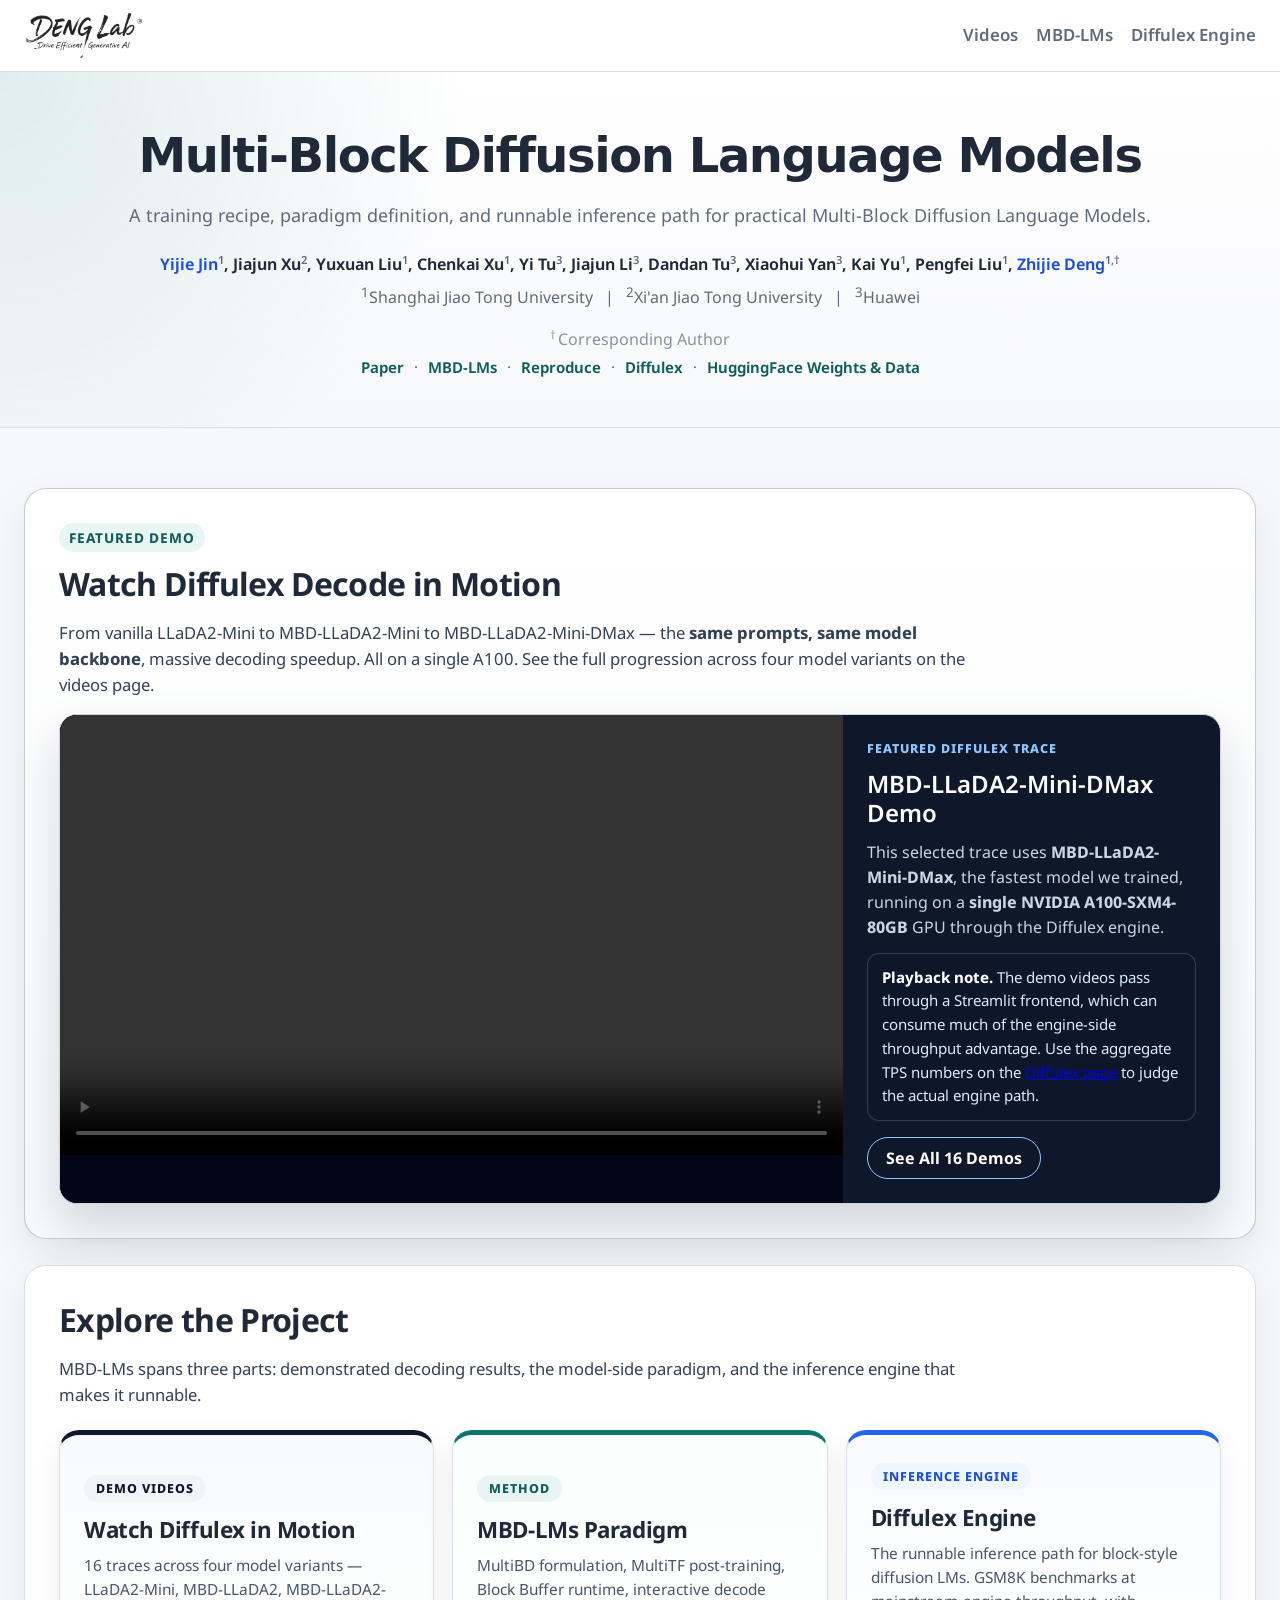
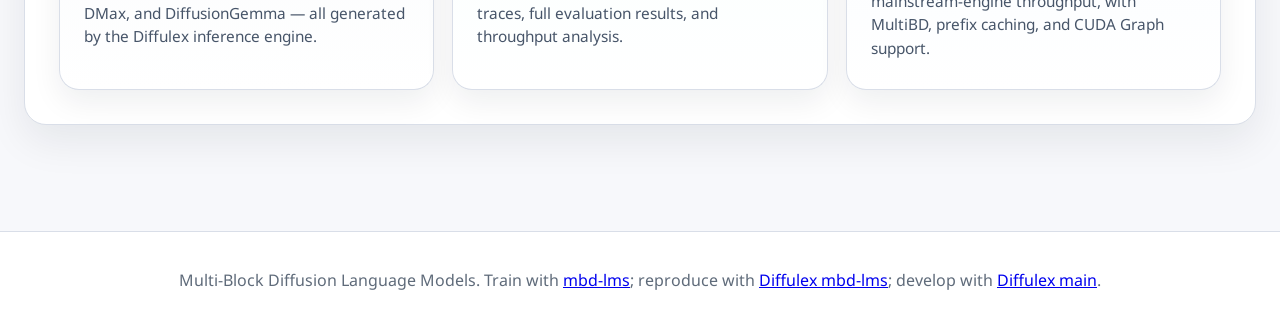
<file: docs/index.html>
<!DOCTYPE html>
<html lang="en">
<head>
  <meta charset="utf-8">
  <meta name="viewport" content="width=device-width, initial-scale=1">
  <meta name="description" content="Project page for Multi-Block Diffusion Language Models.">
  <title>Multi-Block Diffusion Language Models</title>
  <link rel="preconnect" href="https://fonts.googleapis.com">
  <link rel="preconnect" href="https://fonts.gstatic.com" crossorigin>
  <link href="https://fonts.googleapis.com/css2?family=Noto+Sans:ital,wght@0,400;0,500;0,600;0,700;1,400&display=swap" rel="stylesheet">
  <link rel="stylesheet" href="style.css">
</head>
<body>
  <nav class="nav" aria-label="Site navigation">
    <div class="container">
      <a class="nav-logo" href="https://sjtu-deng-lab.github.io/" aria-label="DENG Lab website">
        <img src="assets/sjtu-deng-lab-logo.png" alt="DENG Lab">
      </a>
      <a href="videos.html">Videos</a>
      <a href="mbd-lms.html">MBD-LMs</a>
      <a href="diffulex.html">Diffulex Engine</a>
    </div>
  </nav>

  <header class="hero">
    <div class="container">
      <h1>Multi-Block Diffusion Language Models</h1>
      <p class="subtitle">A training recipe, paradigm definition, and runnable inference path for practical Multi-Block Diffusion Language Models.</p>
      <p class="authors"><a class="author-link" href="https://github.com/drewjin">Yijie Jin</a><sup>1</sup>, Jiajun Xu<sup>2</sup>, Yuxuan Liu<sup>1</sup>, Chenkai Xu<sup>1</sup>, Yi Tu<sup>3</sup>, Jiajun Li<sup>3</sup>, Dandan Tu<sup>3</sup>, Xiaohui Yan<sup>3</sup>, Kai Yu<sup>1</sup>, Pengfei Liu<sup>1</sup>, <a class="author-link" href="https://thudzj.github.io/">Zhijie Deng</a><sup>1,†</sup></p>
      <p class="affiliations"><sup>1</sup>Shanghai Jiao Tong University &nbsp; | &nbsp; <sup>2</sup>Xi'an Jiao Tong University &nbsp; | &nbsp; <sup>3</sup>Huawei</p>
      <p class="author-note"><sup>†</sup>Corresponding Author</p>
      <p class="hero-links">
        <a href="assets/MBD-LMs.pdf">Paper</a>
        <span aria-hidden="true">·</span>
        <a href="https://github.com/SJTU-DENG-Lab/mbd-lms">MBD-LMs</a>
        <span aria-hidden="true">·</span>
        <a href="https://github.com/SJTU-DENG-Lab/Diffulex/tree/mbd-lms">Reproduce</a>
        <span aria-hidden="true">·</span>
        <a href="https://github.com/SJTU-DENG-Lab/Diffulex/tree/main">Diffulex</a>
        <span aria-hidden="true">·</span>
        <a href="https://huggingface.co/collections/SJTU-DENG-Lab/mbd-lms">HuggingFace Weights &amp; Data</a>
      </p>
    </div>
  </header>

  <main class="container">
    <section id="featured-video" class="video-section">
      <div class="section-kicker video-kicker">Featured Demo</div>
      <h2>Watch Diffulex Decode in Motion</h2>
      <p class="section-lede">From vanilla LLaDA2-Mini to MBD-LLaDA2-Mini to MBD-LLaDA2-Mini-DMax — the <strong>same prompts, same model backbone</strong>, massive decoding speedup. All on a single A100. See the full progression across four model variants on the videos page.</p>

      <div class="video-feature">
        <div class="video-player">
          <video class="video-preview" muted loop controls preload="metadata" playsinline>
            <source src="assets/videos/chosen.mp4" type="video/mp4">
          </video>
        </div>
        <div class="video-feature-copy">
          <span>Featured Diffulex trace</span>
          <h3>MBD-LLaDA2-Mini-DMax Demo</h3>
          <p>This selected trace uses <strong>MBD-LLaDA2-Mini-DMax</strong>, the fastest model we trained, running on a <strong>single NVIDIA A100-SXM4-80GB</strong> GPU through the Diffulex engine.</p>
          <p class="video-note"><strong>Playback note.</strong> The demo videos pass through a Streamlit frontend, which can consume much of the engine-side throughput advantage. Use the aggregate TPS numbers on the <a href="diffulex.html">Diffulex page</a> to judge the actual engine path.</p>
          <a class="button secondary" href="videos.html">See All 16 Demos</a>
        </div>
      </div>
    </section>

    <section id="explore">
      <h2>Explore the Project</h2>
      <p class="section-lede">MBD-LMs spans three parts: demonstrated decoding results, the model-side paradigm, and the inference engine that makes it runnable.</p>
      <div class="landing-nav">
        <a class="landing-nav-card videos" href="videos.html">
          <span class="card-kicker">Demo Videos</span>
          <h2>Watch Diffulex in Motion</h2>
          <p>16 traces across four model variants — LLaDA2-Mini, MBD-LLaDA2, MBD-LLaDA2-DMax, and DiffusionGemma — all generated by the Diffulex inference engine.</p>
        </a>
        <a class="landing-nav-card mbd" href="mbd-lms.html">
          <span class="card-kicker">Method</span>
          <h2>MBD-LMs Paradigm</h2>
          <p>MultiBD formulation, MultiTF post-training, Block Buffer runtime, interactive decode traces, full evaluation results, and throughput analysis.</p>
        </a>
        <a class="landing-nav-card diffulex" href="diffulex.html">
          <span class="card-kicker">Inference Engine</span>
          <h2>Diffulex Engine</h2>
          <p>The runnable inference path for block-style diffusion LMs. GSM8K benchmarks at mainstream-engine throughput, with MultiBD, prefix caching, and CUDA Graph support.</p>
        </a>
      </div>
    </section>

  </main>

  <footer>
    <div class="container">
      Multi-Block Diffusion Language Models. Train with <a href="https://github.com/SJTU-DENG-Lab/mbd-lms">mbd-lms</a>; reproduce with <a href="https://github.com/SJTU-DENG-Lab/Diffulex/tree/mbd-lms">Diffulex mbd-lms</a>; develop with <a href="https://github.com/SJTU-DENG-Lab/Diffulex/tree/main">Diffulex main</a>.
    </div>
  </footer>

  <script>
    (() => {
      document.querySelectorAll(".video-preview").forEach((video) => {
        video.play().catch(() => {});
      });
    })();
  </script>
</body>
</html>
</file>
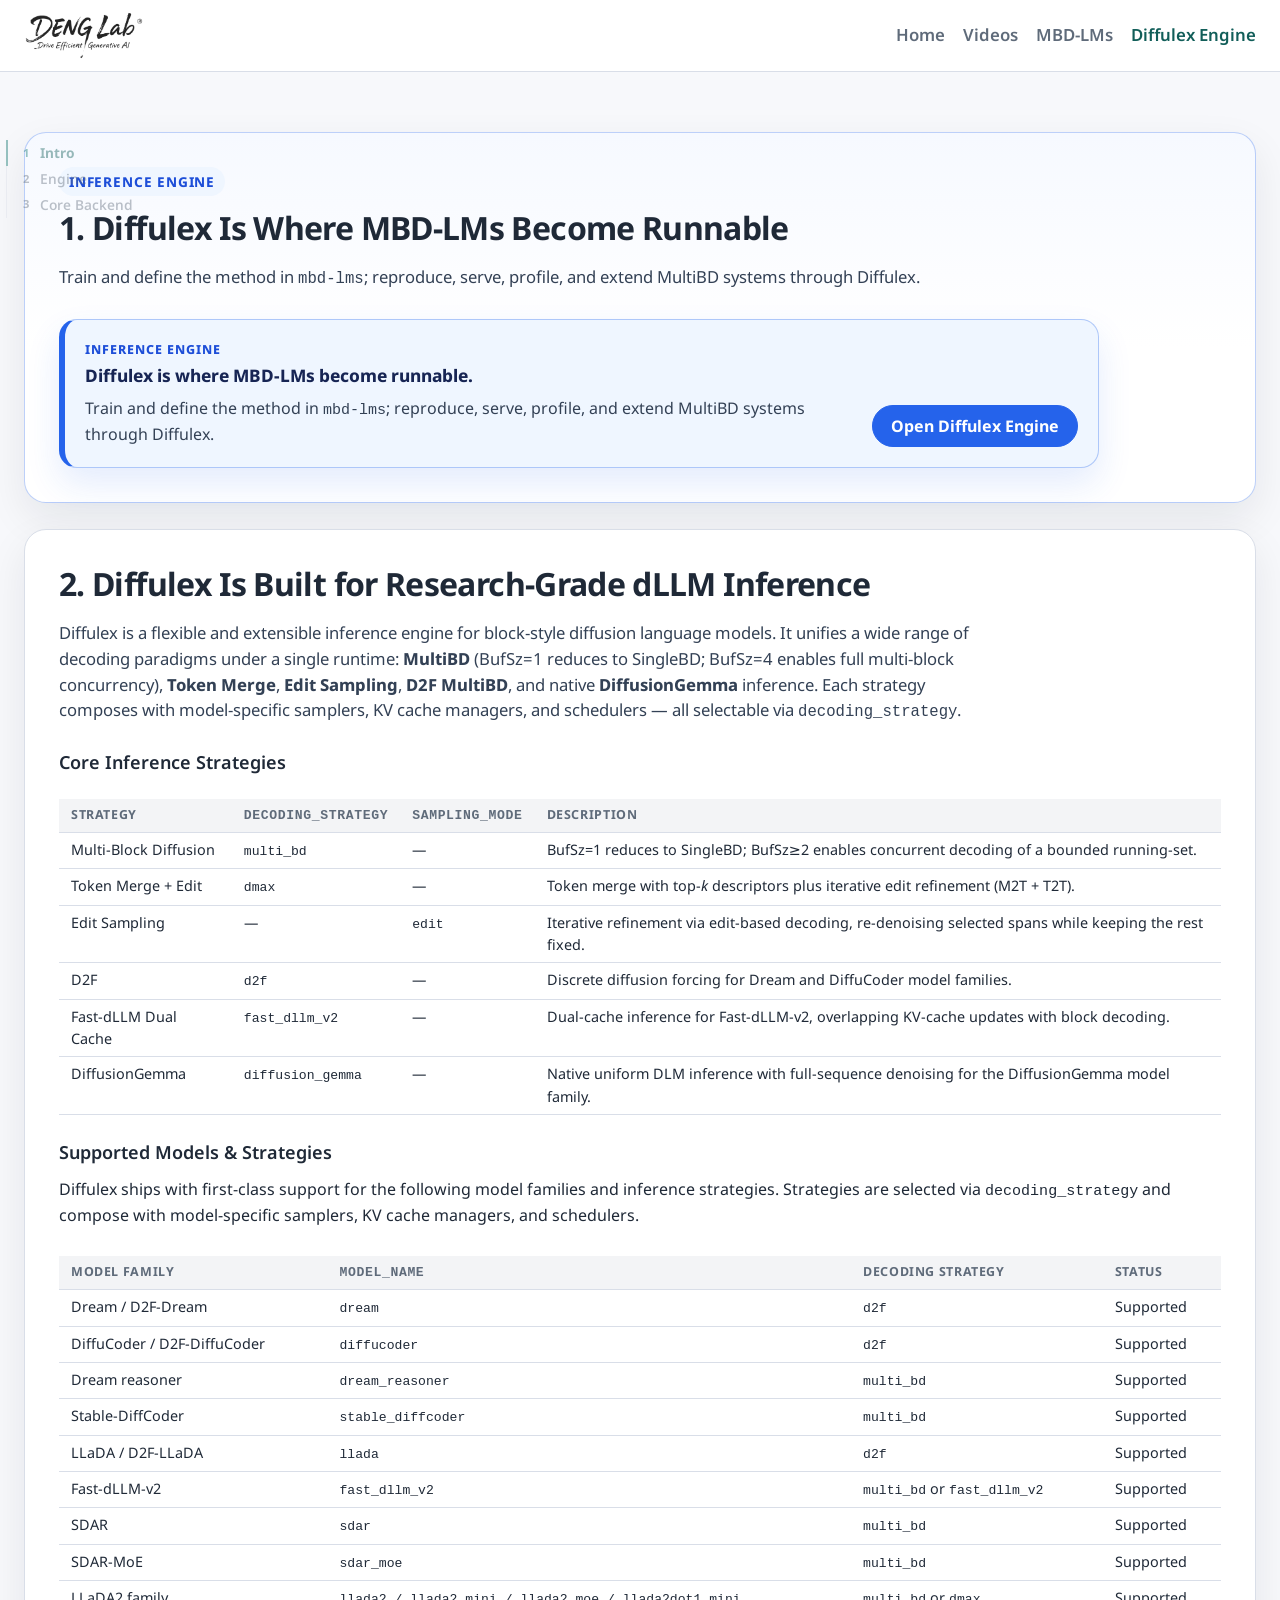
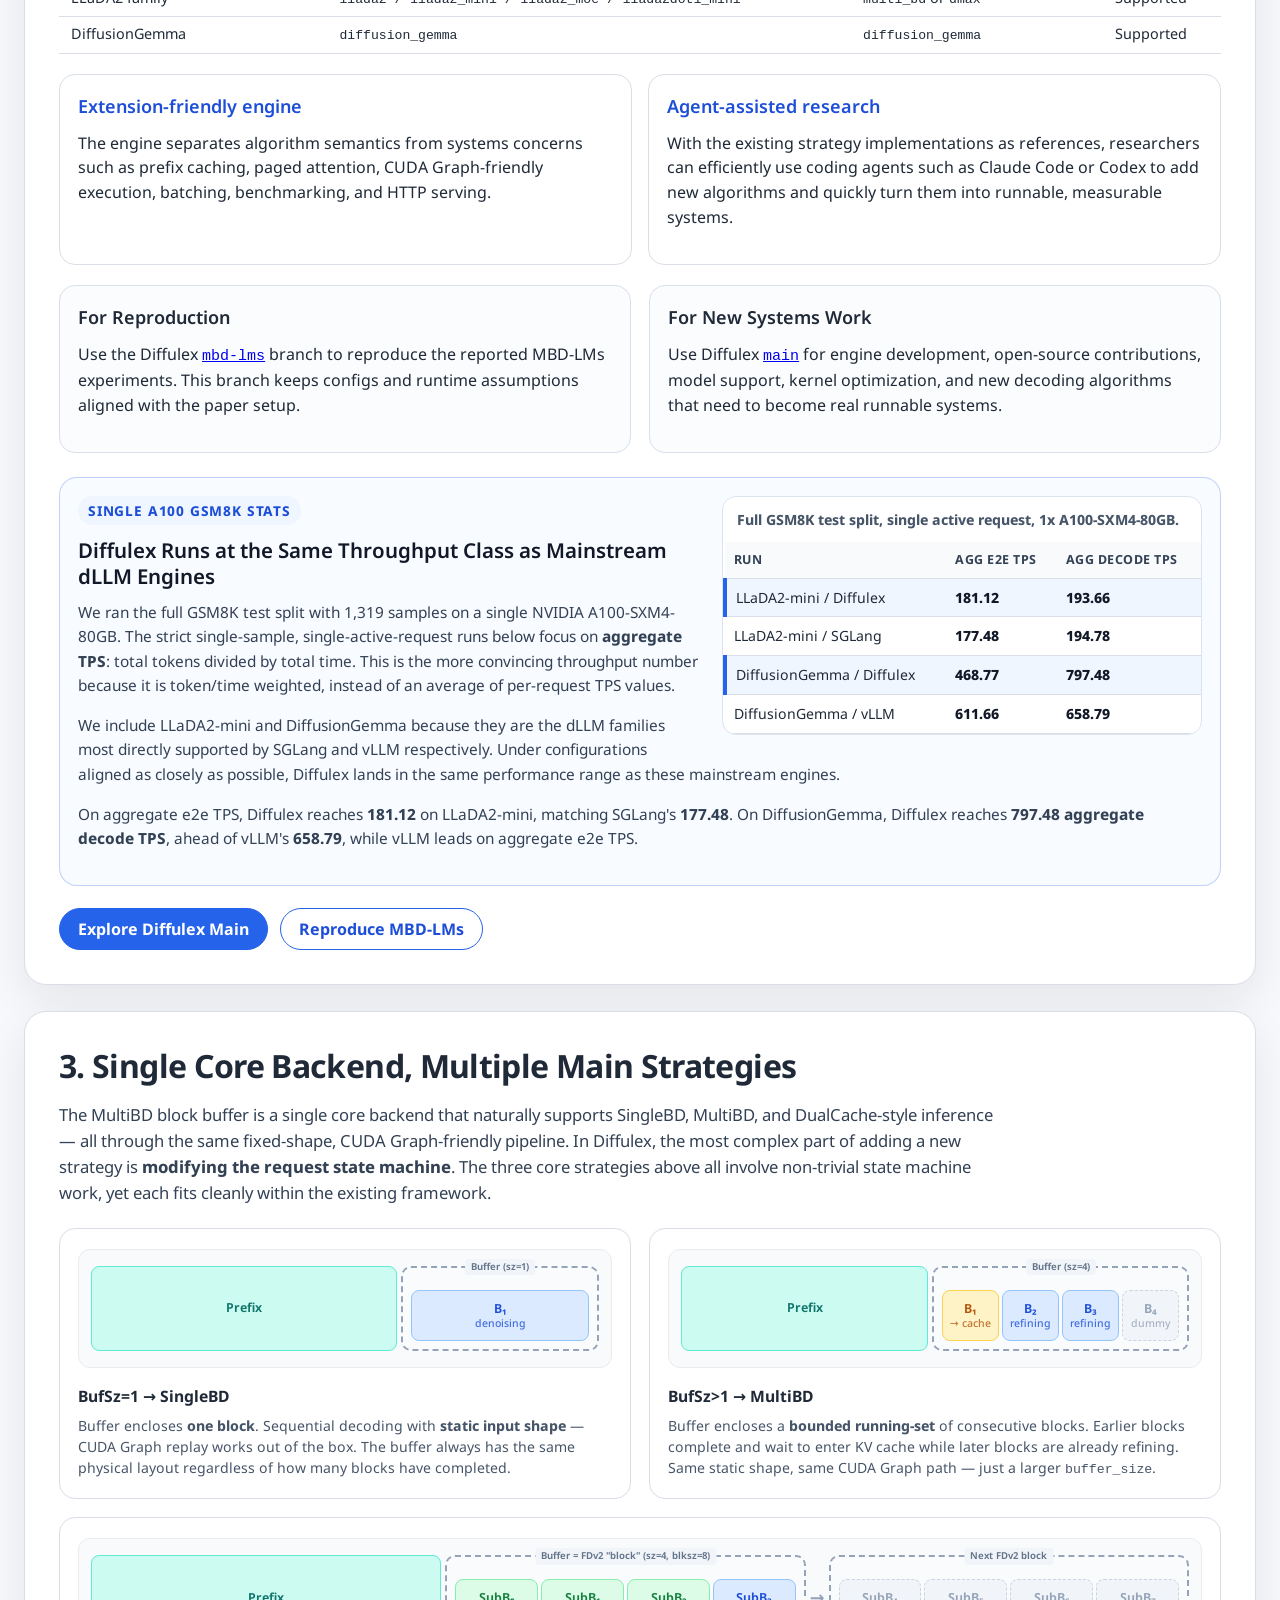
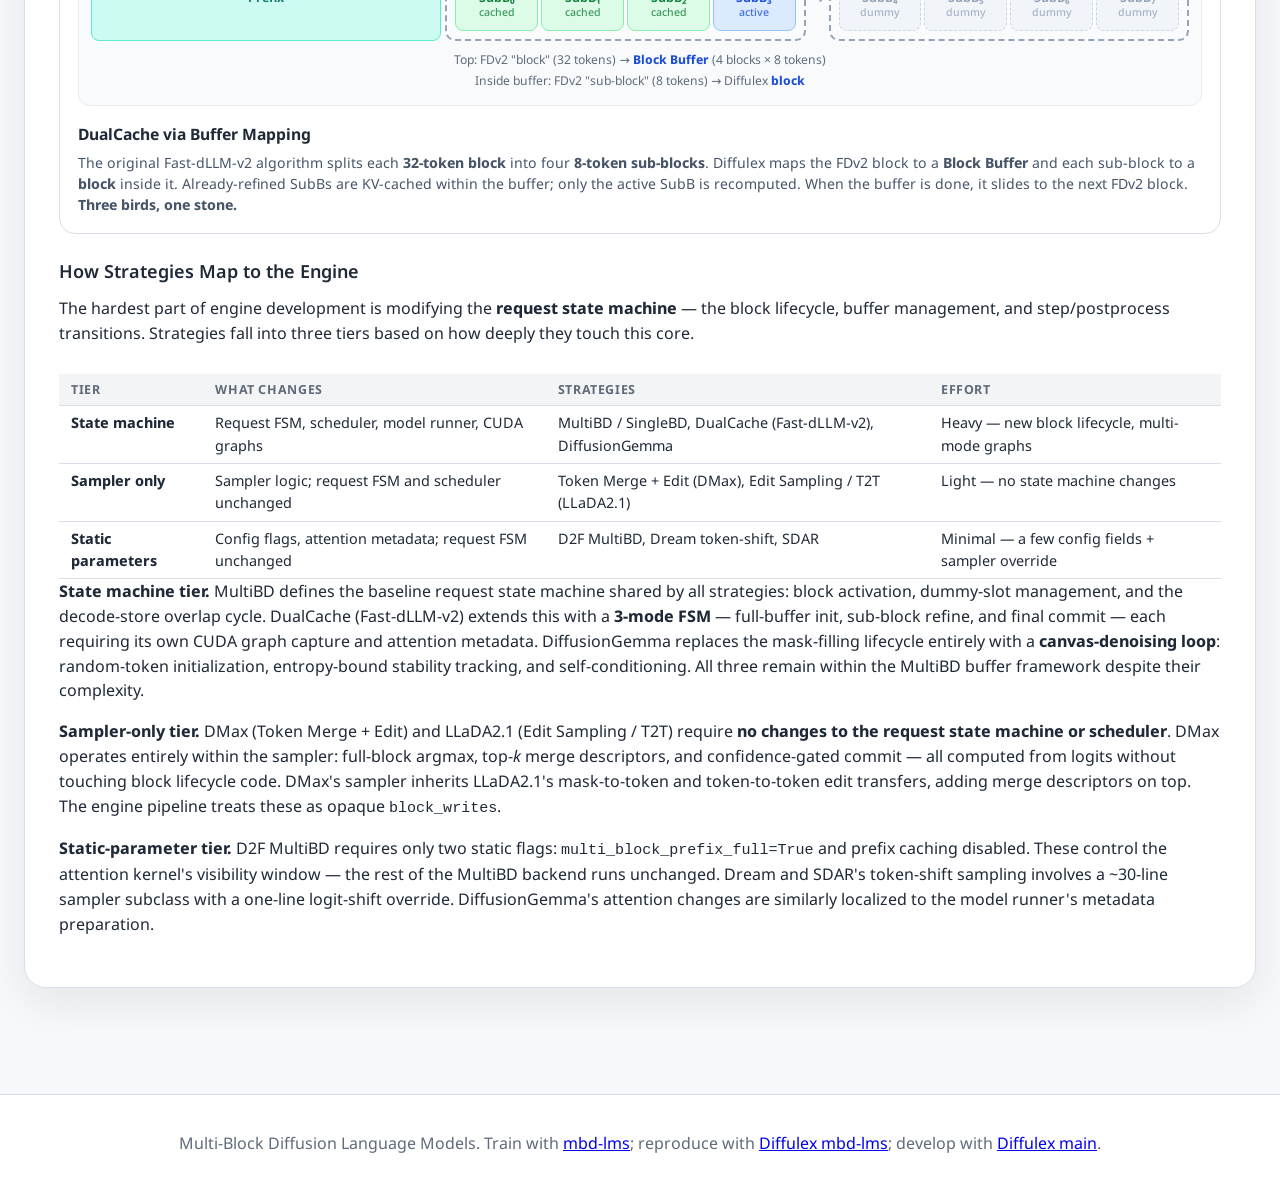
<file: docs/diffulex.html>
<!DOCTYPE html>
<html lang="en">
<head>
  <meta charset="utf-8">
  <meta name="viewport" content="width=device-width, initial-scale=1">
  <meta name="description" content="Diffulex — a runnable inference engine for block-style diffusion language models.">
  <title>Diffulex Engine — Multi-Block Diffusion Language Models</title>
  <link rel="preconnect" href="https://fonts.googleapis.com">
  <link rel="preconnect" href="https://fonts.gstatic.com" crossorigin>
  <link href="https://fonts.googleapis.com/css2?family=Noto+Sans:ital,wght@0,400;0,500;0,600;0,700;1,400&display=swap" rel="stylesheet">
  <link rel="stylesheet" href="style.css">
</head>
<body>
  <nav class="side-toc" aria-label="Table of contents">
    <ol>
      <li><a href="#intro"><span class="toc-num">1</span> Intro</a></li>
      <li><a href="#engine"><span class="toc-num">2</span> Engine</a></li>
      <li><a href="#backend"><span class="toc-num">3</span> Core Backend</a></li>
    </ol>
  </nav>
  <nav class="nav" aria-label="Site navigation">
    <div class="container">
      <a class="nav-logo" href="https://sjtu-deng-lab.github.io/" aria-label="DENG Lab website">
        <img src="assets/sjtu-deng-lab-logo.png" alt="DENG Lab">
      </a>
      <a href="index.html">Home</a>
      <a href="videos.html">Videos</a>
      <a href="mbd-lms.html">MBD-LMs</a>
      <a href="diffulex.html" class="is-current">Diffulex Engine</a>
    </div>
  </nav>

  <main class="container">
    <section id="intro" class="engine-section">
      <div class="engine-kicker">Inference Engine</div>
      <h2>1. Diffulex Is Where MBD-LMs Become Runnable</h2>
      <p class="engine-lede">Train and define the method in <code>mbd-lms</code>; reproduce, serve, profile, and extend MultiBD systems through Diffulex.</p>

      <div class="engine-banner">
        <div class="engine-banner-label">Inference Engine</div>
        <div class="engine-banner-main">
          <div class="engine-banner-copy">
            <strong>Diffulex is where MBD-LMs become runnable.</strong>
            <p>Train and define the method in <code>mbd-lms</code>; reproduce, serve, profile, and extend MultiBD systems through Diffulex.</p>
          </div>
          <div class="engine-banner-actions">
            <a class="button engine" href="https://github.com/SJTU-DENG-Lab/Diffulex/tree/main">Open Diffulex Engine</a>
          </div>
        </div>
      </div>
    </section>

    <section id="engine">
      <h2>2. Diffulex Is Built for Research-Grade dLLM Inference</h2>
      <p class="engine-lede">Diffulex is a flexible and extensible inference engine for block-style diffusion language models. It unifies a wide range of decoding paradigms under a single runtime: <strong>MultiBD</strong> (BufSz=1 reduces to SingleBD; BufSz=4 enables full multi-block concurrency), <strong>Token Merge</strong>, <strong>Edit Sampling</strong>, <strong>D2F MultiBD</strong>, and native <strong>DiffusionGemma</strong> inference. Each strategy composes with model-specific samplers, KV cache managers, and schedulers — all selectable via <code>decoding_strategy</code>.</p>

      <h3>Core Inference Strategies</h3>
      <div class="table-wrap">
        <table class="model-table">
          <thead>
            <tr>
              <th scope="col">Strategy</th>
              <th scope="col"><code>decoding_strategy</code></th>
              <th scope="col"><code>sampling_mode</code></th>
              <th scope="col">Description</th>
            </tr>
          </thead>
          <tbody>
            <tr><td>Multi-Block Diffusion</td><td><code>multi_bd</code></td><td>&mdash;</td><td>BufSz=1 reduces to SingleBD; BufSz&ge;2 enables concurrent decoding of a bounded running-set.</td></tr>
            <tr><td>Token Merge + Edit</td><td><code>dmax</code></td><td>&mdash;</td><td>Token merge with top-<em>k</em> descriptors plus iterative edit refinement (M2T + T2T).</td></tr>
            <tr><td>Edit Sampling</td><td>&mdash;</td><td><code>edit</code></td><td>Iterative refinement via edit-based decoding, re-denoising selected spans while keeping the rest fixed.</td></tr>
            <tr><td>D2F</td><td><code>d2f</code></td><td>&mdash;</td><td>Discrete diffusion forcing for Dream and DiffuCoder model families.</td></tr>
            <tr><td>Fast-dLLM Dual Cache</td><td><code>fast_dllm_v2</code></td><td>&mdash;</td><td>Dual-cache inference for Fast-dLLM-v2, overlapping KV-cache updates with block decoding.</td></tr>
            <tr><td>DiffusionGemma</td><td><code>diffusion_gemma</code></td><td>&mdash;</td><td>Native uniform DLM inference with full-sequence denoising for the DiffusionGemma model family.</td></tr>
          </tbody>
        </table>
      </div>

      <h3>Supported Models &amp; Strategies</h3>
      <p>Diffulex ships with first-class support for the following model families and inference strategies. Strategies are selected via <code>decoding_strategy</code> and compose with model-specific samplers, KV cache managers, and schedulers.</p>
      <div class="table-wrap">
        <table class="model-table">
          <thead>
            <tr>
              <th scope="col">Model family</th>
              <th scope="col"><code>model_name</code></th>
              <th scope="col">Decoding Strategy</th>
              <th scope="col">Status</th>
            </tr>
          </thead>
          <tbody>
            <tr><td>Dream / D2F-Dream</td><td><code>dream</code></td><td><code>d2f</code></td><td>Supported</td></tr>
            <tr><td>DiffuCoder / D2F-DiffuCoder</td><td><code>diffucoder</code></td><td><code>d2f</code></td><td>Supported</td></tr>
            <tr><td>Dream reasoner</td><td><code>dream_reasoner</code></td><td><code>multi_bd</code></td><td>Supported</td></tr>
            <tr><td>Stable-DiffCoder</td><td><code>stable_diffcoder</code></td><td><code>multi_bd</code></td><td>Supported</td></tr>
            <tr><td>LLaDA / D2F-LLaDA</td><td><code>llada</code></td><td><code>d2f</code></td><td>Supported</td></tr>
            <tr><td>Fast-dLLM-v2</td><td><code>fast_dllm_v2</code></td><td><code>multi_bd</code> or <code>fast_dllm_v2</code></td><td>Supported</td></tr>
            <tr><td>SDAR</td><td><code>sdar</code></td><td><code>multi_bd</code></td><td>Supported</td></tr>
            <tr><td>SDAR-MoE</td><td><code>sdar_moe</code></td><td><code>multi_bd</code></td><td>Supported</td></tr>
            <tr><td>LLaDA2 family</td><td><code>llada2 / llada2_mini / llada2_moe / llada2dot1_mini</code></td><td><code>multi_bd</code> or <code>dmax</code></td><td>Supported</td></tr>
            <tr><td>DiffusionGemma</td><td><code>diffusion_gemma</code></td><td><code>diffusion_gemma</code></td><td>Supported</td></tr>
          </tbody>
        </table>
      </div>

      <div class="grid engine-grid">
        <div class="card engine-card">
          <h3>Extension-friendly engine</h3>
          <p>The engine separates algorithm semantics from systems concerns such as prefix caching, paged attention, CUDA Graph-friendly execution, batching, benchmarking, and HTTP serving.</p>
        </div>
        <div class="card engine-card">
          <h3>Agent-assisted research</h3>
          <p>With the existing strategy implementations as references, researchers can efficiently use coding agents such as Claude Code or Codex to add new algorithms and quickly turn them into runnable, measurable systems.</p>
        </div>
      </div>
      <div class="engine-split">
        <div>
          <h3>For Reproduction</h3>
          <p>Use the Diffulex <a href="https://github.com/SJTU-DENG-Lab/Diffulex/tree/mbd-lms"><code>mbd-lms</code></a> branch to reproduce the reported MBD-LMs experiments. This branch keeps configs and runtime assumptions aligned with the paper setup.</p>
        </div>
        <div>
          <h3>For New Systems Work</h3>
          <p>Use Diffulex <a href="https://github.com/SJTU-DENG-Lab/Diffulex/tree/main"><code>main</code></a> for engine development, open-source contributions, model support, kernel optimization, and new decoding algorithms that need to become real runnable systems.</p>
        </div>
      </div>
      <div class="engine-proof">
        <div class="table-wrap engine-proof-table-wrap">
          <table class="engine-proof-table">
            <caption>Full GSM8K test split, single active request, 1x A100-SXM4-80GB.</caption>
            <thead>
              <tr>
                <th scope="col">Run</th>
                <th scope="col">Agg e2e TPS</th>
                <th scope="col">Agg decode TPS</th>
              </tr>
            </thead>
            <tbody>
              <tr class="diffulex-row">
                <td>LLaDA2-mini / Diffulex</td>
                <td>181.12</td>
                <td>193.66</td>
              </tr>
              <tr>
                <td>LLaDA2-mini / SGLang</td>
                <td>177.48</td>
                <td>194.78</td>
              </tr>
              <tr class="diffulex-row">
                <td>DiffusionGemma / Diffulex</td>
                <td>468.77</td>
                <td>797.48</td>
              </tr>
              <tr>
                <td>DiffusionGemma / vLLM</td>
                <td>611.66</td>
                <td>658.79</td>
              </tr>
            </tbody>
          </table>
        </div>
        <div class="engine-proof-copy">
          <div class="engine-kicker">Single A100 GSM8K Stats</div>
          <h3>Diffulex Runs at the Same Throughput Class as Mainstream dLLM Engines</h3>
          <p>We ran the full GSM8K test split with 1,319 samples on a single NVIDIA A100-SXM4-80GB. The strict single-sample, single-active-request runs below focus on <strong>aggregate TPS</strong>: total tokens divided by total time. This is the more convincing throughput number because it is token/time weighted, instead of an average of per-request TPS values.</p>
          <p>We include LLaDA2-mini and DiffusionGemma because they are the dLLM families most directly supported by SGLang and vLLM respectively. Under configurations aligned as closely as possible, Diffulex lands in the same performance range as these mainstream engines.</p>
          <p>On aggregate e2e TPS, Diffulex reaches <strong>181.12</strong> on LLaDA2-mini, matching SGLang's <strong>177.48</strong>. On DiffusionGemma, Diffulex reaches <strong>797.48 aggregate decode TPS</strong>, ahead of vLLM's <strong>658.79</strong>, while vLLM leads on aggregate e2e TPS.</p>
        </div>
      </div>
      <div class="engine-actions">
        <a class="button engine" href="https://github.com/SJTU-DENG-Lab/Diffulex/tree/main">Explore Diffulex Main</a>
        <a class="button engine secondary" href="https://github.com/SJTU-DENG-Lab/Diffulex/tree/mbd-lms">Reproduce MBD-LMs</a>
      </div>
    </section>

    <section id="backend">
      <h2>3. Single Core Backend, Multiple Main Strategies</h2>
      <p class="section-lede">The MultiBD block buffer is a single core backend that naturally supports SingleBD, MultiBD, and DualCache-style inference — all through the same fixed-shape, CUDA Graph-friendly pipeline. In Diffulex, the most complex part of adding a new strategy is <strong>modifying the request state machine</strong>. The three core strategies above all involve non-trivial state machine work, yet each fits cleanly within the existing framework.</p>

      <div class="backend-diagrams">

        <div class="backend-card">
          <div class="backend-diagram">
            <div class="bd-row">
              <span class="bd-box bd-prefix">Prefix</span>
              <span class="bd-buffer bd-buf-1">
                <span class="bd-buffer-label">Buffer (sz=1)</span>
                <span class="bd-box bd-active">B₁<br><small>denoising</small></span>
              </span>
            </div>
          </div>
          <h4>BufSz=1 → SingleBD</h4>
          <p>Buffer encloses <strong>one block</strong>. Sequential decoding with <strong>static input shape</strong> — CUDA Graph replay works out of the box. The buffer always has the same physical layout regardless of how many blocks have completed.</p>
        </div>

        <div class="backend-card">
          <div class="backend-diagram">
            <div class="bd-row">
              <span class="bd-box bd-prefix">Prefix</span>
              <span class="bd-buffer bd-buf-4">
                <span class="bd-buffer-label">Buffer (sz=4)</span>
                <span class="bd-box bd-tocache">B₁<br><small>→ cache</small></span>
                <span class="bd-box bd-active">B₂<br><small>refining</small></span>
                <span class="bd-box bd-active">B₃<br><small>refining</small></span>
                <span class="bd-box bd-dummy">B₄<br><small>dummy</small></span>
              </span>
            </div>
          </div>
          <h4>BufSz&gt;1 → MultiBD</h4>
          <p>Buffer encloses a <strong>bounded running-set</strong> of consecutive blocks. Earlier blocks complete and wait to enter KV cache while later blocks are already refining. Same static shape, same CUDA Graph path — just a larger <code>buffer_size</code>.</p>
        </div>

        <div class="backend-card backend-card-wide">
          <div class="backend-diagram">
            <div class="bd-row">
              <span class="bd-box bd-prefix">Prefix</span>
              <span class="bd-buffer bd-buf-4">
                <span class="bd-buffer-label">Buffer = FDv2 "block" (sz=4, blksz=8)</span>
                <span class="bd-box bd-cached">SubB₀<br><small>cached</small></span>
                <span class="bd-box bd-cached">SubB₁<br><small>cached</small></span>
                <span class="bd-box bd-cached">SubB₂<br><small>cached</small></span>
                <span class="bd-box bd-active">SubB₃<br><small>active</small></span>
              </span>
              <span class="bd-arrow">→</span>
              <span class="bd-buffer bd-buf-4">
                <span class="bd-buffer-label">Next FDv2 block</span>
                <span class="bd-box bd-dummy">SubB₄<br><small>dummy</small></span>
                <span class="bd-box bd-dummy">SubB₅<br><small>dummy</small></span>
                <span class="bd-box bd-dummy">SubB₆<br><small>dummy</small></span>
                <span class="bd-box bd-dummy">SubB₇<br><small>dummy</small></span>
              </span>
            </div>
            <div class="bd-mapping">
              <span>Top: FDv2 "block" (32 tokens) → <strong>Block Buffer</strong> (4 blocks × 8 tokens)</span>
              <span>Inside buffer: FDv2 "sub-block" (8 tokens) → Diffulex <strong>block</strong></span>
            </div>
          </div>
          <h4>DualCache via Buffer Mapping</h4>
          <p>The original Fast-dLLM-v2 algorithm splits each <strong>32-token block</strong> into four <strong>8-token sub-blocks</strong>. Diffulex maps the FDv2 block to a <strong>Block Buffer</strong> and each sub-block to a <strong>block</strong> inside it. Already-refined SubBs are KV-cached within the buffer; only the active SubB is recomputed. When the buffer is done, it slides to the next FDv2 block. <strong>Three birds, one stone.</strong></p>
        </div>

      </div>

      <h3>How Strategies Map to the Engine</h3>
      <p>The hardest part of engine development is modifying the <strong>request state machine</strong> — the block lifecycle, buffer management, and step/postprocess transitions. Strategies fall into three tiers based on how deeply they touch this core.</p>
      <div class="table-wrap">
        <table class="model-table">
          <thead>
            <tr>
              <th scope="col">Tier</th>
              <th scope="col">What changes</th>
              <th scope="col">Strategies</th>
              <th scope="col">Effort</th>
            </tr>
          </thead>
          <tbody>
            <tr>
              <td><strong>State machine</strong></td>
              <td>Request FSM, scheduler, model runner, CUDA graphs</td>
              <td>MultiBD / SingleBD, DualCache (Fast-dLLM-v2), DiffusionGemma</td>
              <td>Heavy — new block lifecycle, multi-mode graphs</td>
            </tr>
            <tr>
              <td><strong>Sampler only</strong></td>
              <td>Sampler logic; request FSM and scheduler unchanged</td>
              <td>Token Merge + Edit (DMax), Edit Sampling / T2T (LLaDA2.1)</td>
              <td>Light — no state machine changes</td>
            </tr>
            <tr>
              <td><strong>Static parameters</strong></td>
              <td>Config flags, attention metadata; request FSM unchanged</td>
              <td>D2F MultiBD, Dream token-shift, SDAR</td>
              <td>Minimal — a few config fields + sampler override</td>
            </tr>
          </tbody>
        </table>
      </div>

      <p><strong>State machine tier.</strong> MultiBD defines the baseline request state machine shared by all strategies: block activation, dummy-slot management, and the decode-store overlap cycle. DualCache (Fast-dLLM-v2) extends this with a <strong>3-mode FSM</strong> — full-buffer init, sub-block refine, and final commit — each requiring its own CUDA graph capture and attention metadata. DiffusionGemma replaces the mask-filling lifecycle entirely with a <strong>canvas-denoising loop</strong>: random-token initialization, entropy-bound stability tracking, and self-conditioning. All three remain within the MultiBD buffer framework despite their complexity.</p>

      <p><strong>Sampler-only tier.</strong> DMax (Token Merge + Edit) and LLaDA2.1 (Edit Sampling / T2T) require <strong>no changes to the request state machine or scheduler</strong>. DMax operates entirely within the sampler: full-block argmax, top-<em>k</em> merge descriptors, and confidence-gated commit — all computed from logits without touching block lifecycle code. DMax's sampler inherits LLaDA2.1's mask-to-token and token-to-token edit transfers, adding merge descriptors on top. The engine pipeline treats these as opaque <code>block_writes</code>.</p>

      <p><strong>Static-parameter tier.</strong> D2F MultiBD requires only two static flags: <code>multi_block_prefix_full=True</code> and prefix caching disabled. These control the attention kernel's visibility window — the rest of the MultiBD backend runs unchanged. Dream and SDAR's token-shift sampling involves a ~30-line sampler subclass with a one-line logit-shift override. DiffusionGemma's attention changes are similarly localized to the model runner's metadata preparation.</p>
    </section>

  </main>

  <footer>
    <div class="container">
      Multi-Block Diffusion Language Models. Train with <a href="https://github.com/SJTU-DENG-Lab/mbd-lms">mbd-lms</a>; reproduce with <a href="https://github.com/SJTU-DENG-Lab/Diffulex/tree/mbd-lms">Diffulex mbd-lms</a>; develop with <a href="https://github.com/SJTU-DENG-Lab/Diffulex/tree/main">Diffulex main</a>.
    </div>
  </footer>
  <script>
    (() => {
      const tocLinks = document.querySelectorAll(".side-toc a");
      const sections = [...tocLinks].map((a) => document.querySelector(a.getAttribute("href")));
      let activeId = null;

      const observer = new IntersectionObserver(
        (entries) => {
          let topmost = null;
          let topmostY = Infinity;
          entries.forEach((entry) => {
            if (entry.isIntersecting && entry.boundingClientRect.top < topmostY) {
              topmostY = entry.boundingClientRect.top;
              topmost = entry.target;
            }
          });
          if (!topmost) {
            let best = null, bestY = -Infinity;
            entries.forEach((entry) => {
              if (entry.boundingClientRect.bottom <= entry.rootBounds.top && entry.boundingClientRect.bottom > bestY) {
                bestY = entry.boundingClientRect.bottom;
                best = entry.target;
              }
            });
            topmost = best;
          }
          if (topmost) {
            const id = topmost.getAttribute("id");
            if (id !== activeId) {
              activeId = id;
              tocLinks.forEach((a) => a.classList.remove("is-visible"));
              const link = document.querySelector(`.side-toc a[href="#${id}"]`);
              if (link) {
                link.classList.add("is-visible");
                link.scrollIntoView({ block: "nearest", behavior: "smooth" });
              }
            }
          }
        },
        { rootMargin: "-10% 0px -60% 0px", threshold: 0 }
      );

      sections.forEach((s) => s && observer.observe(s));
    })();
  </script>
</body>
</html>
</file>
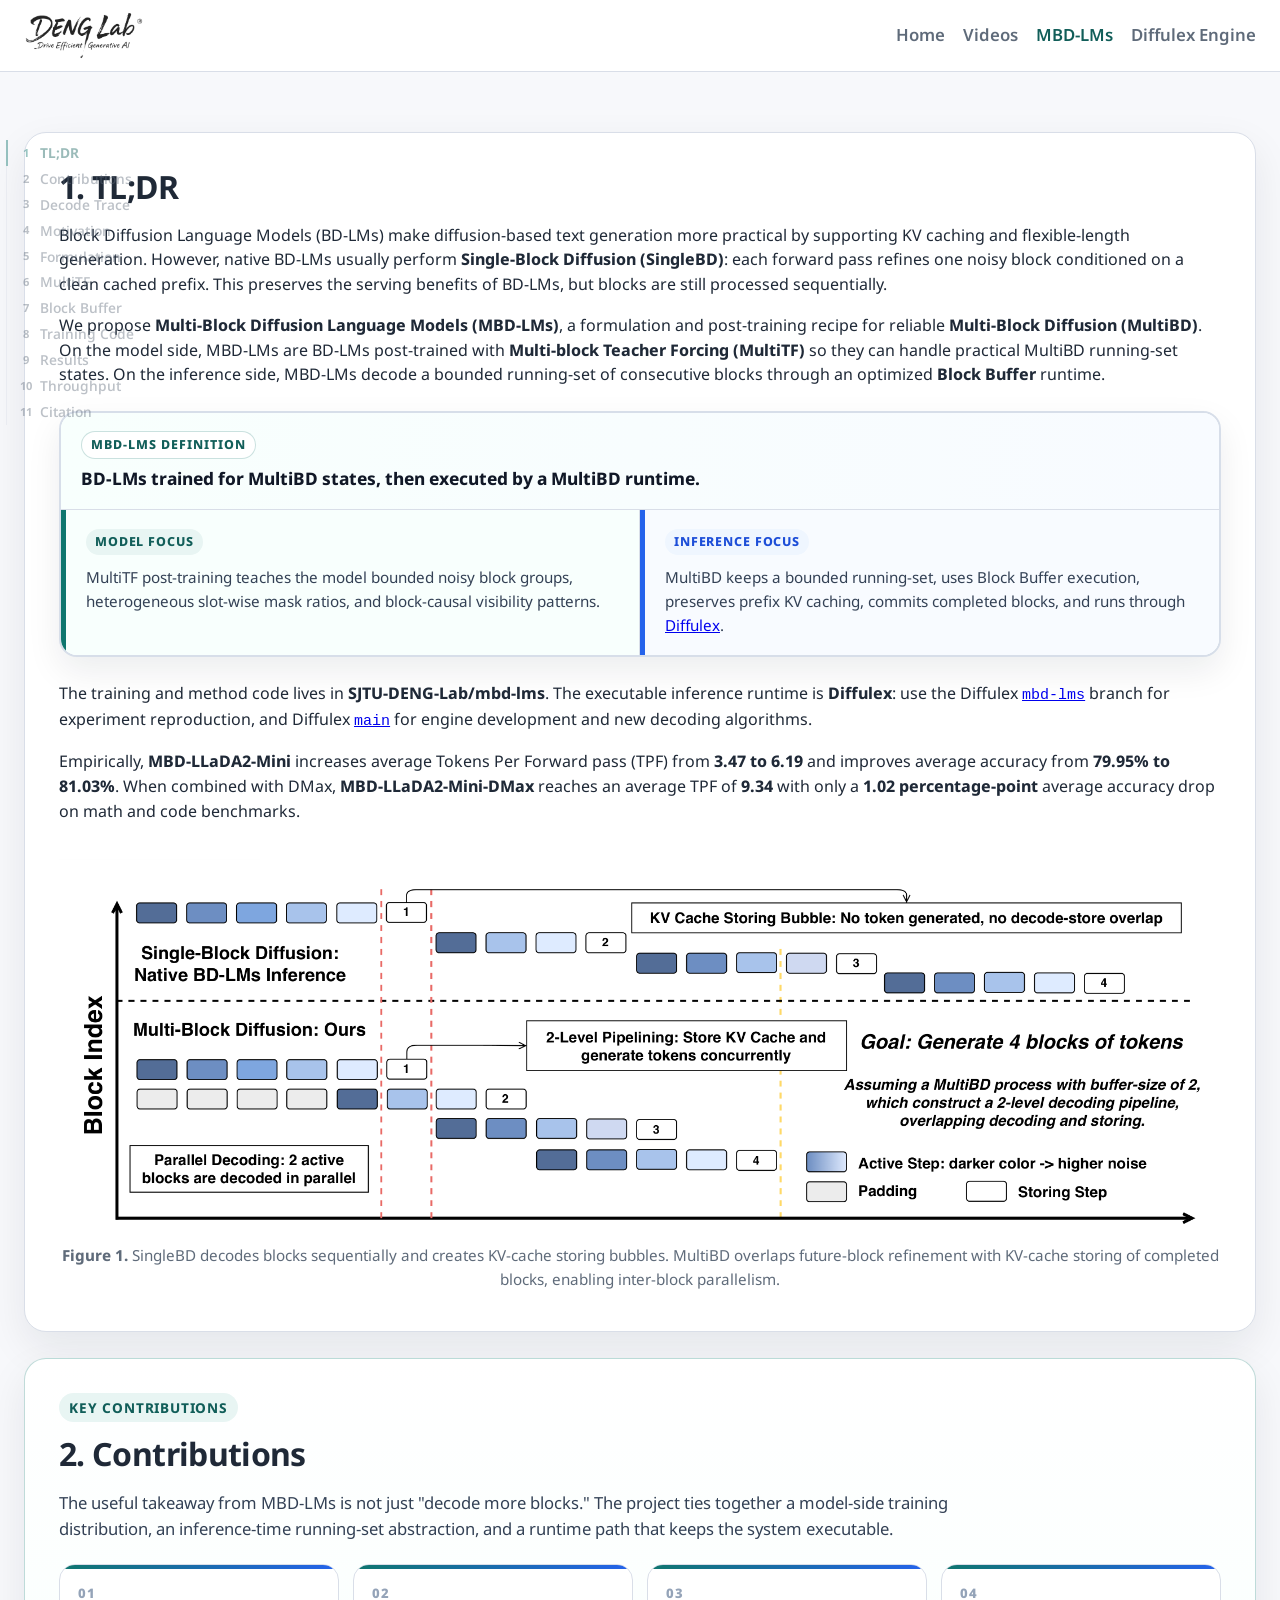
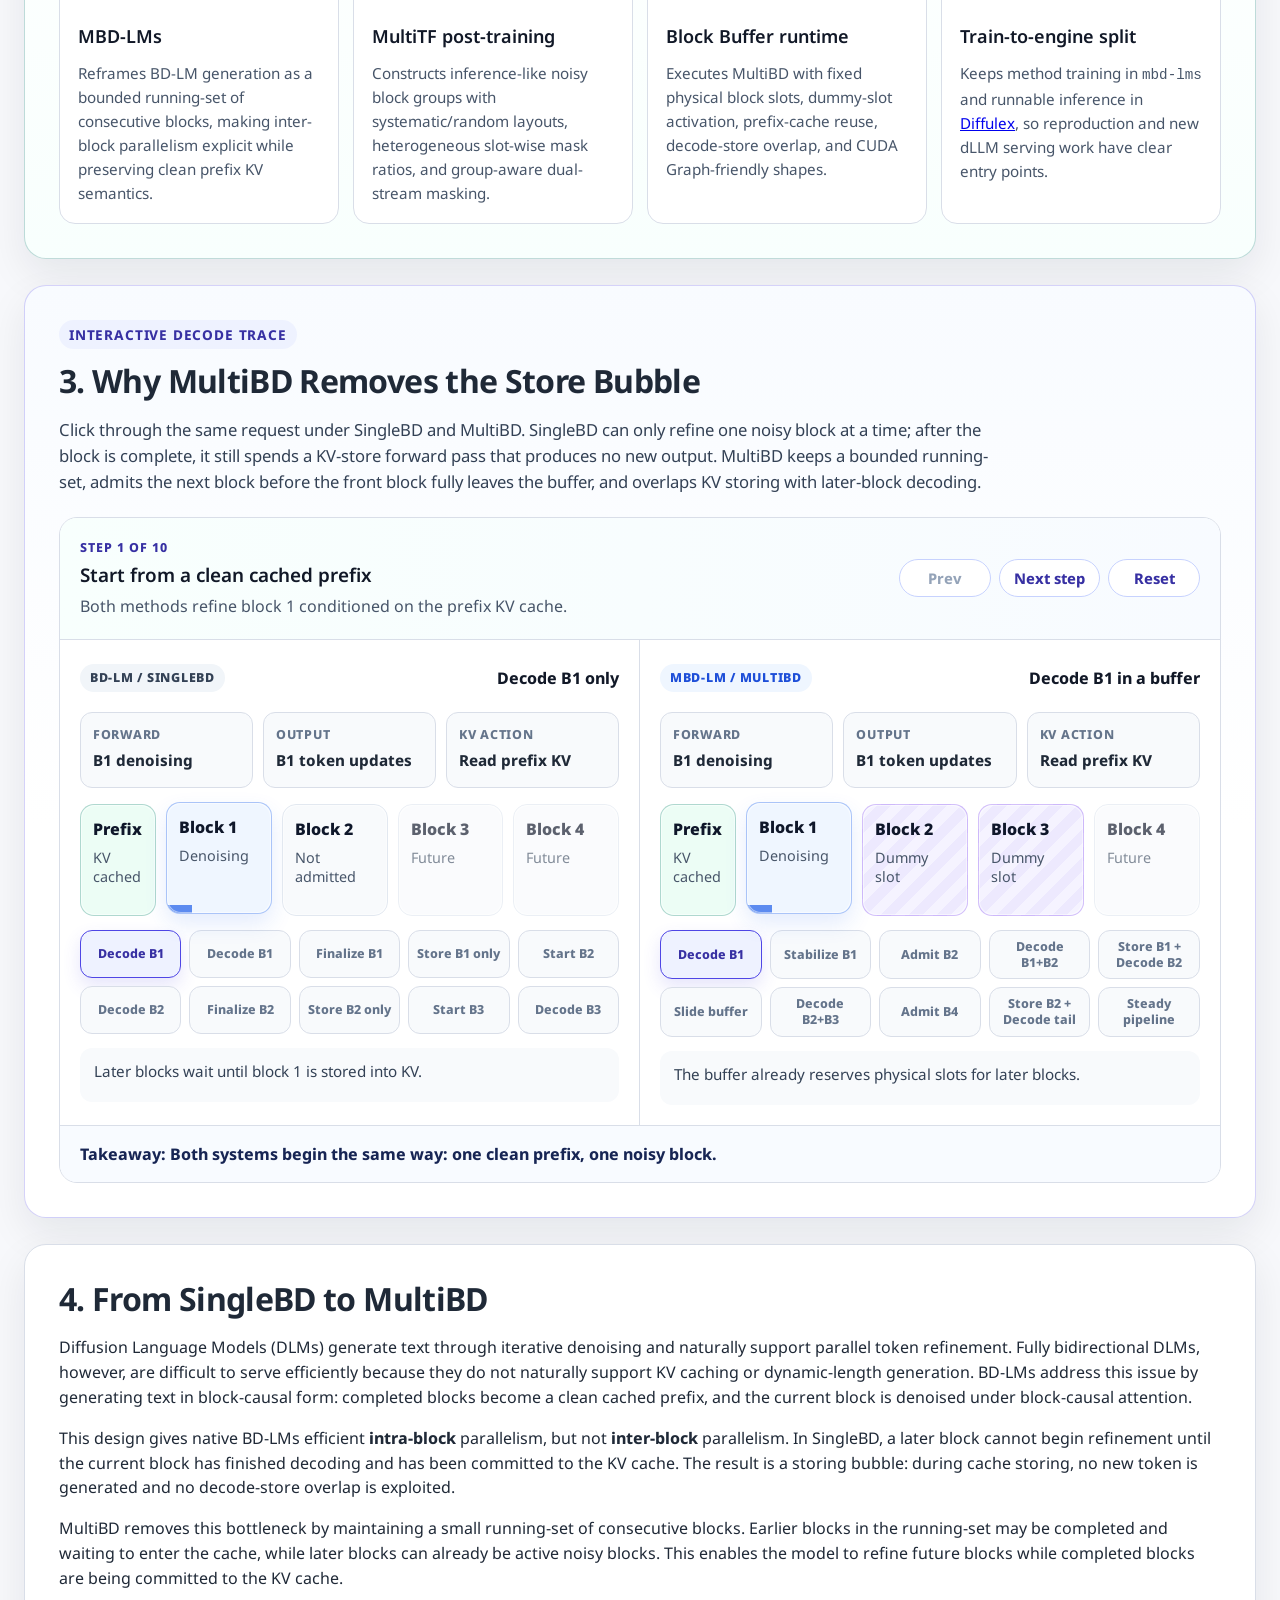
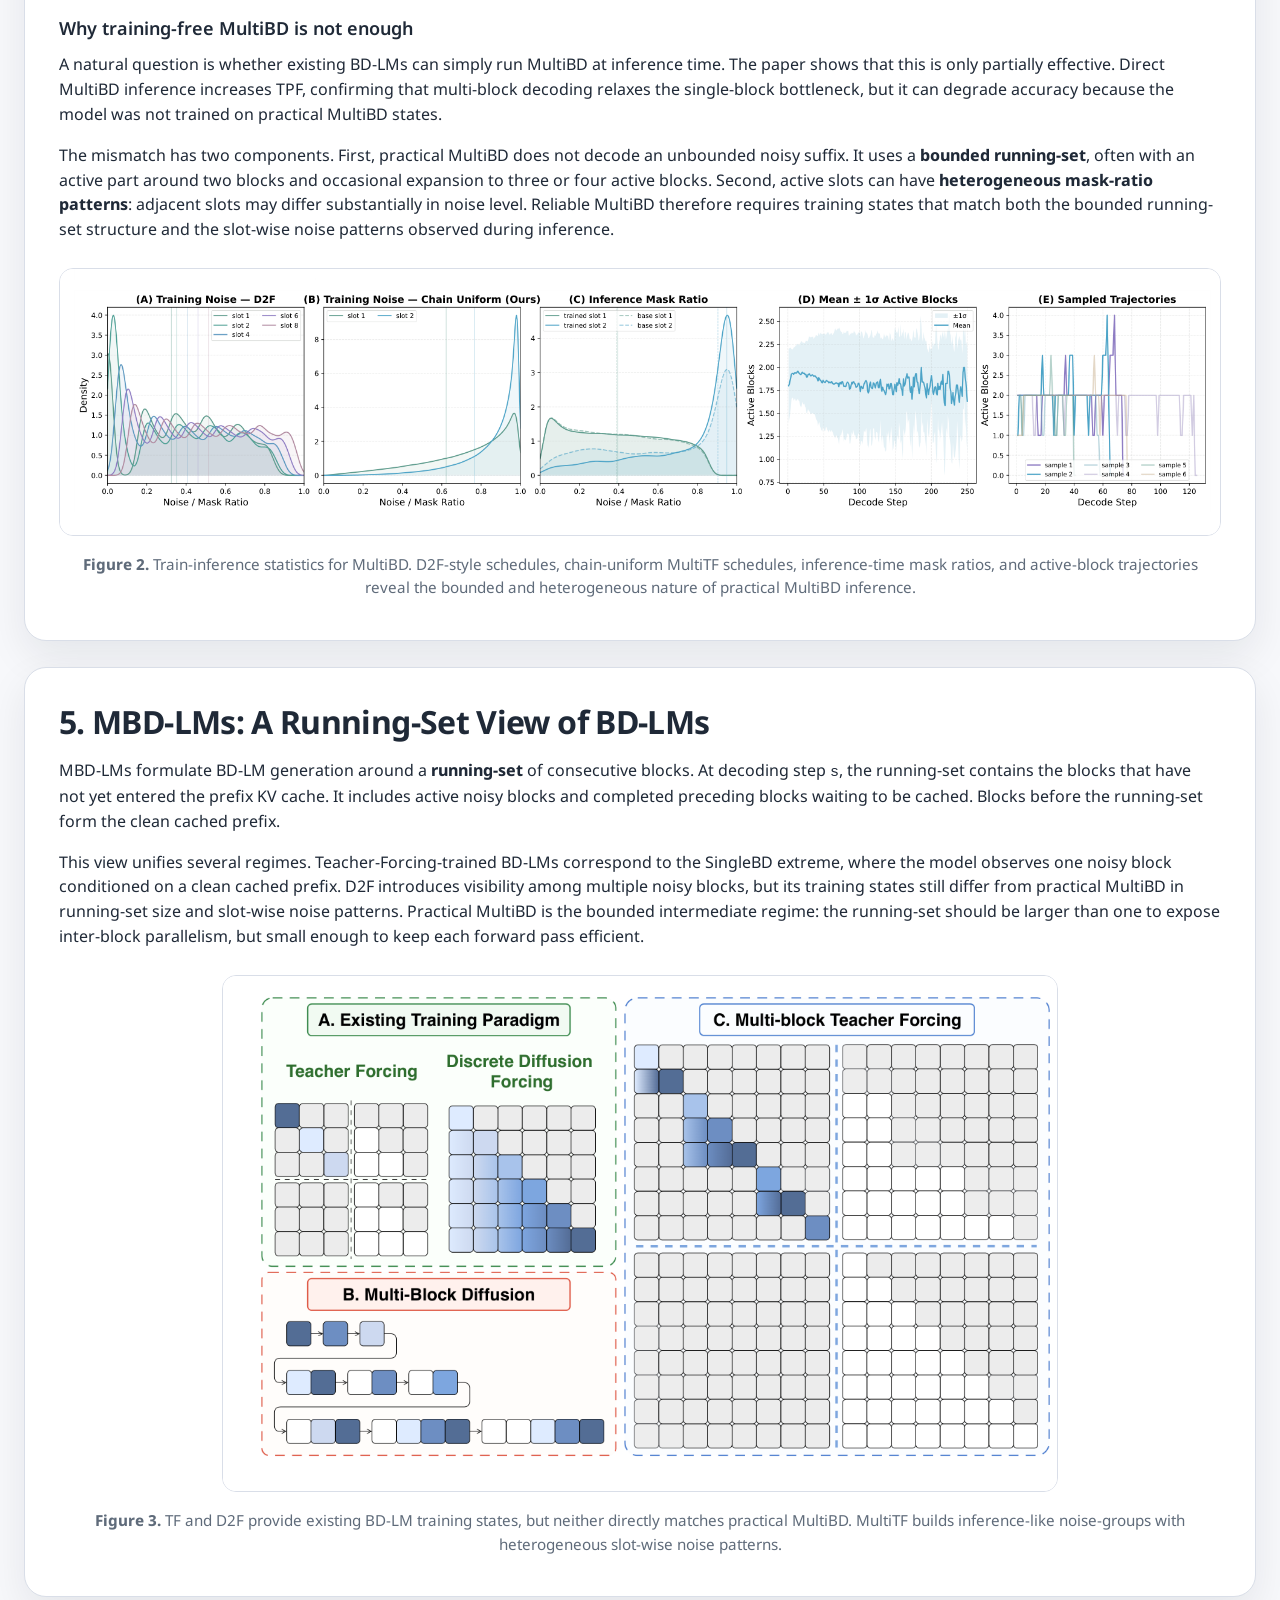
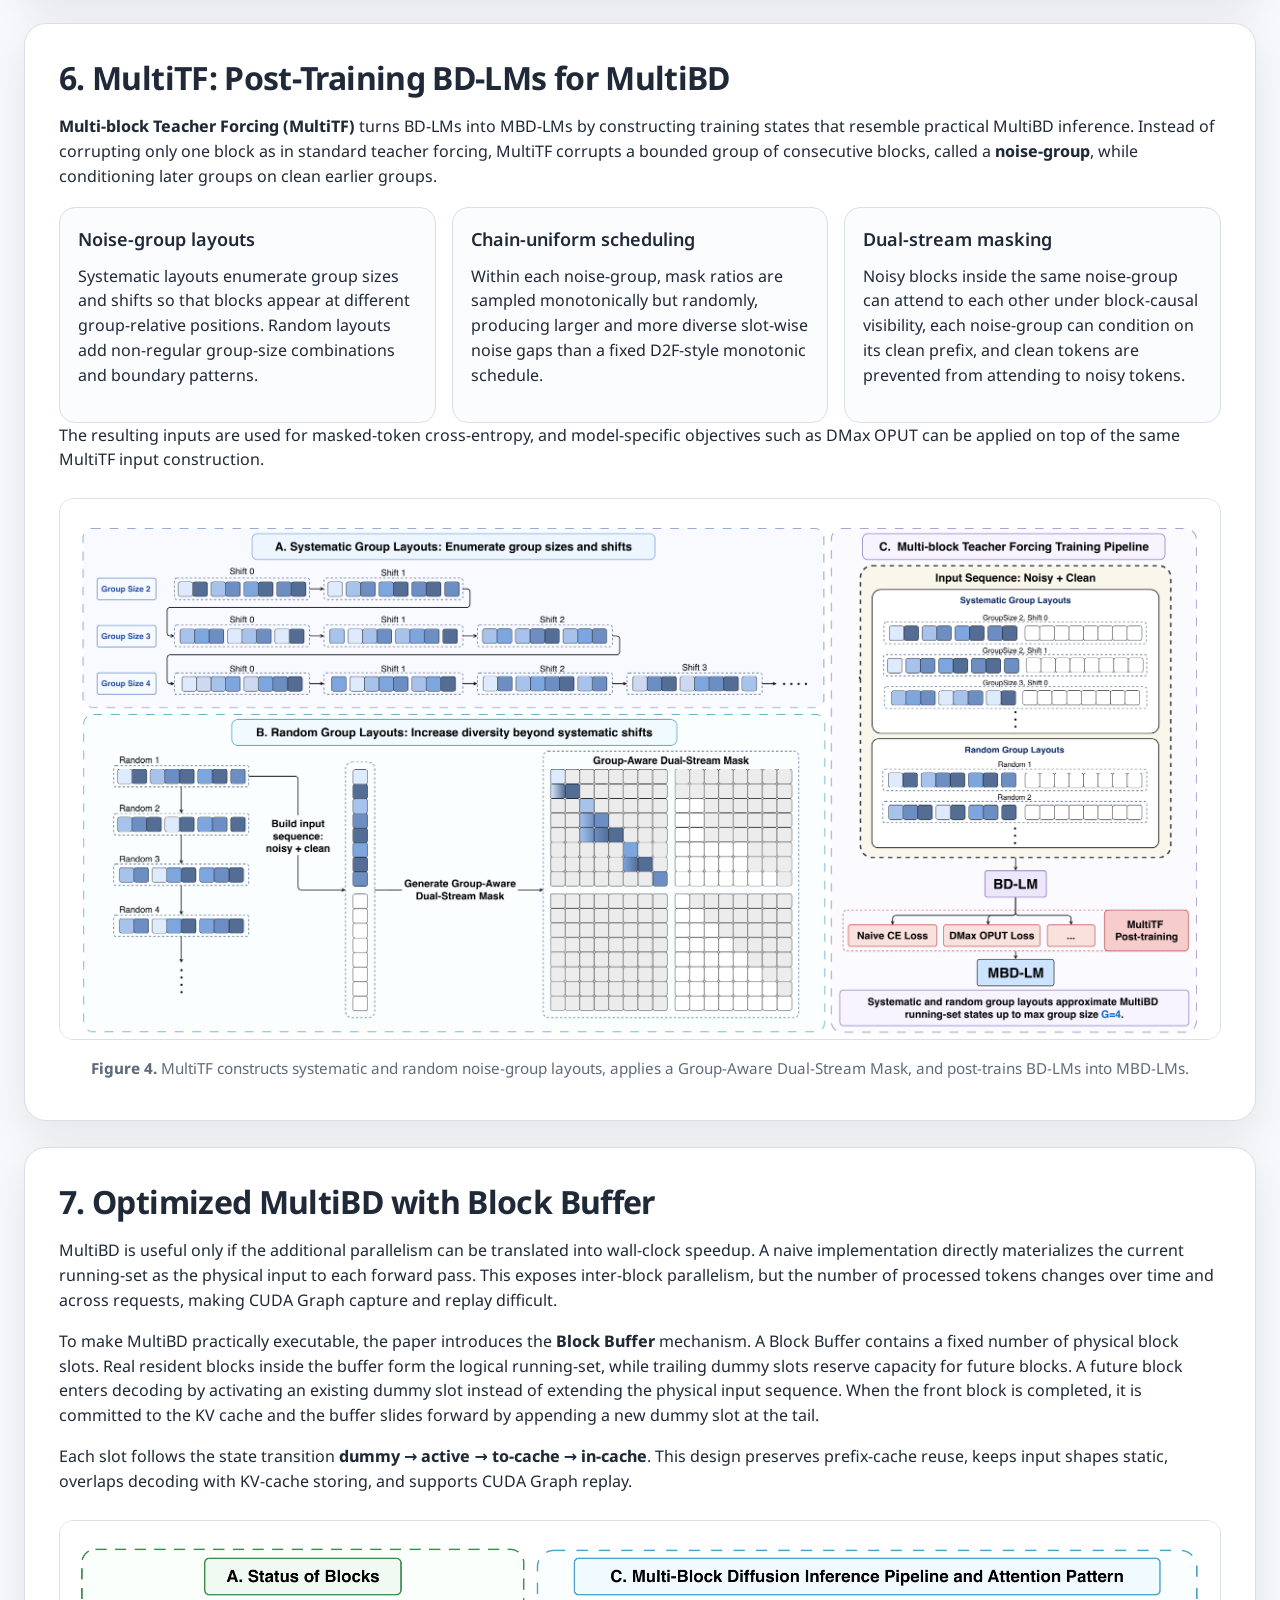
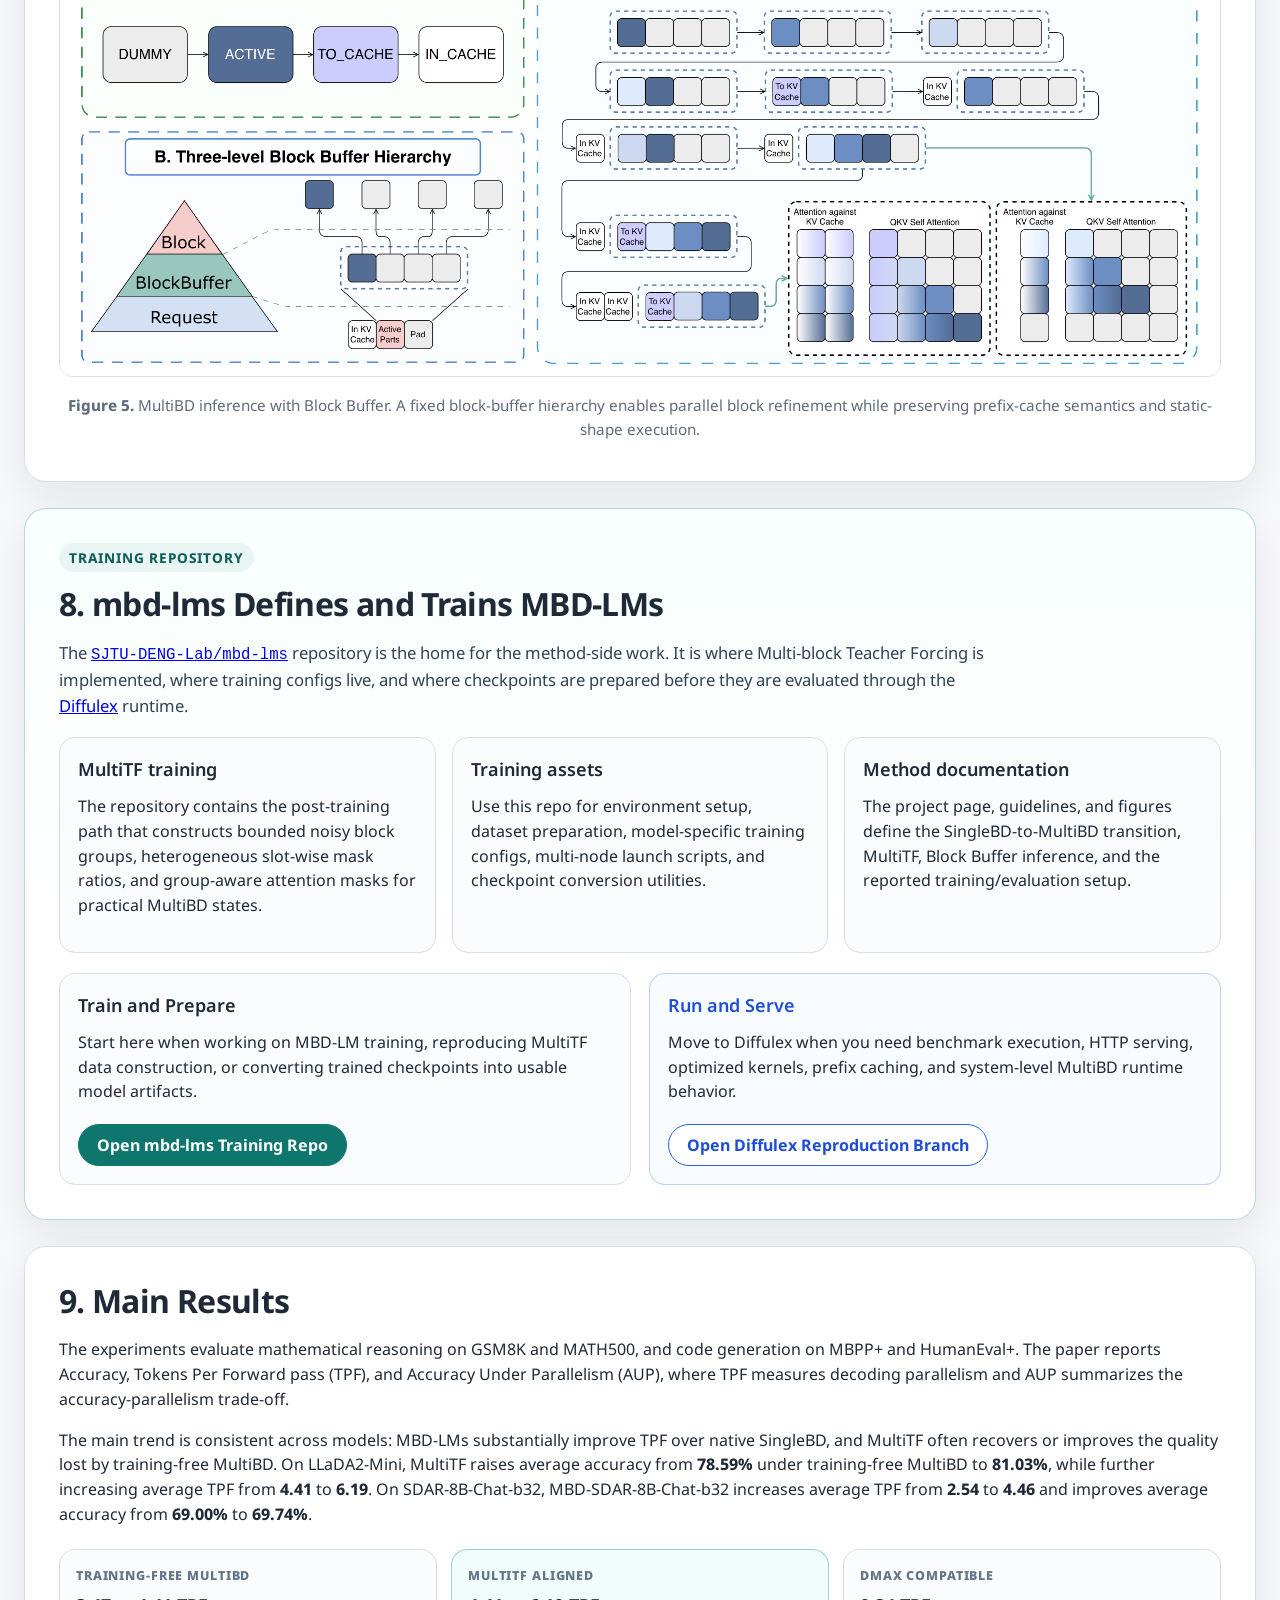
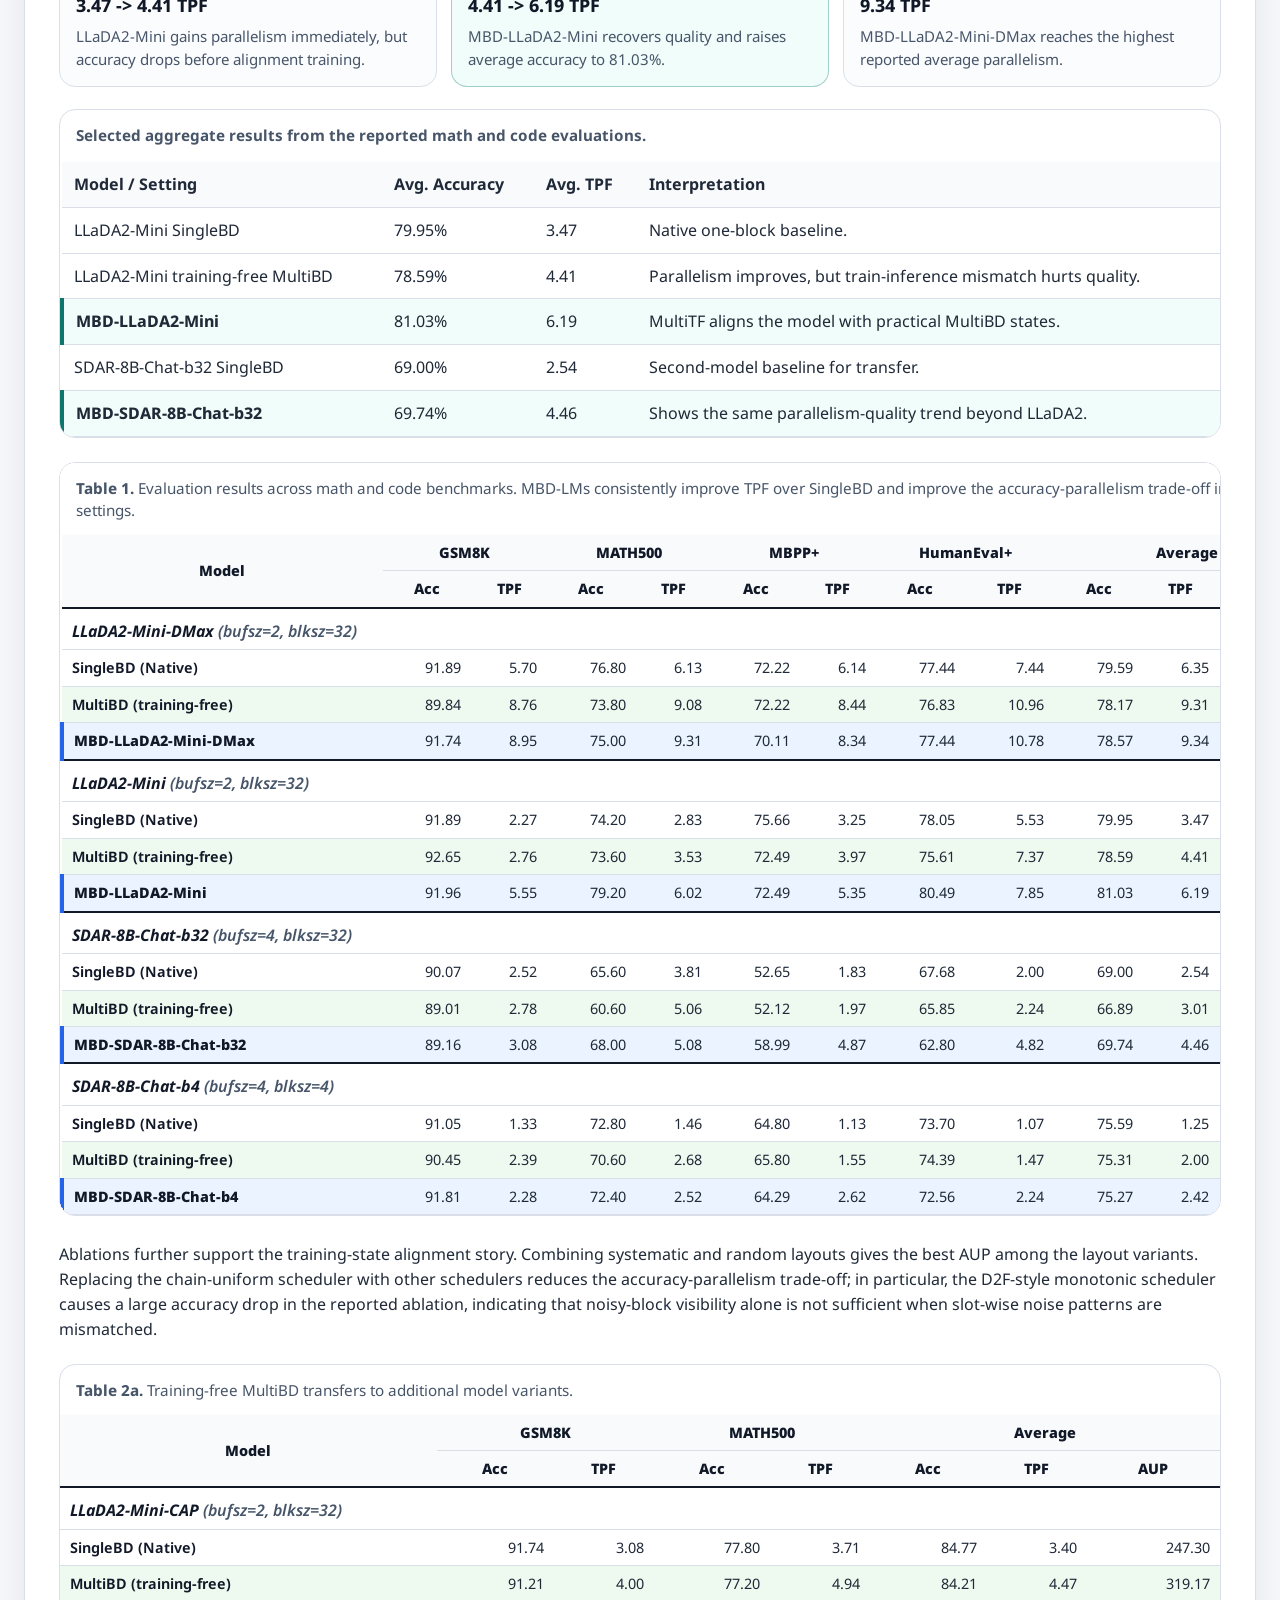
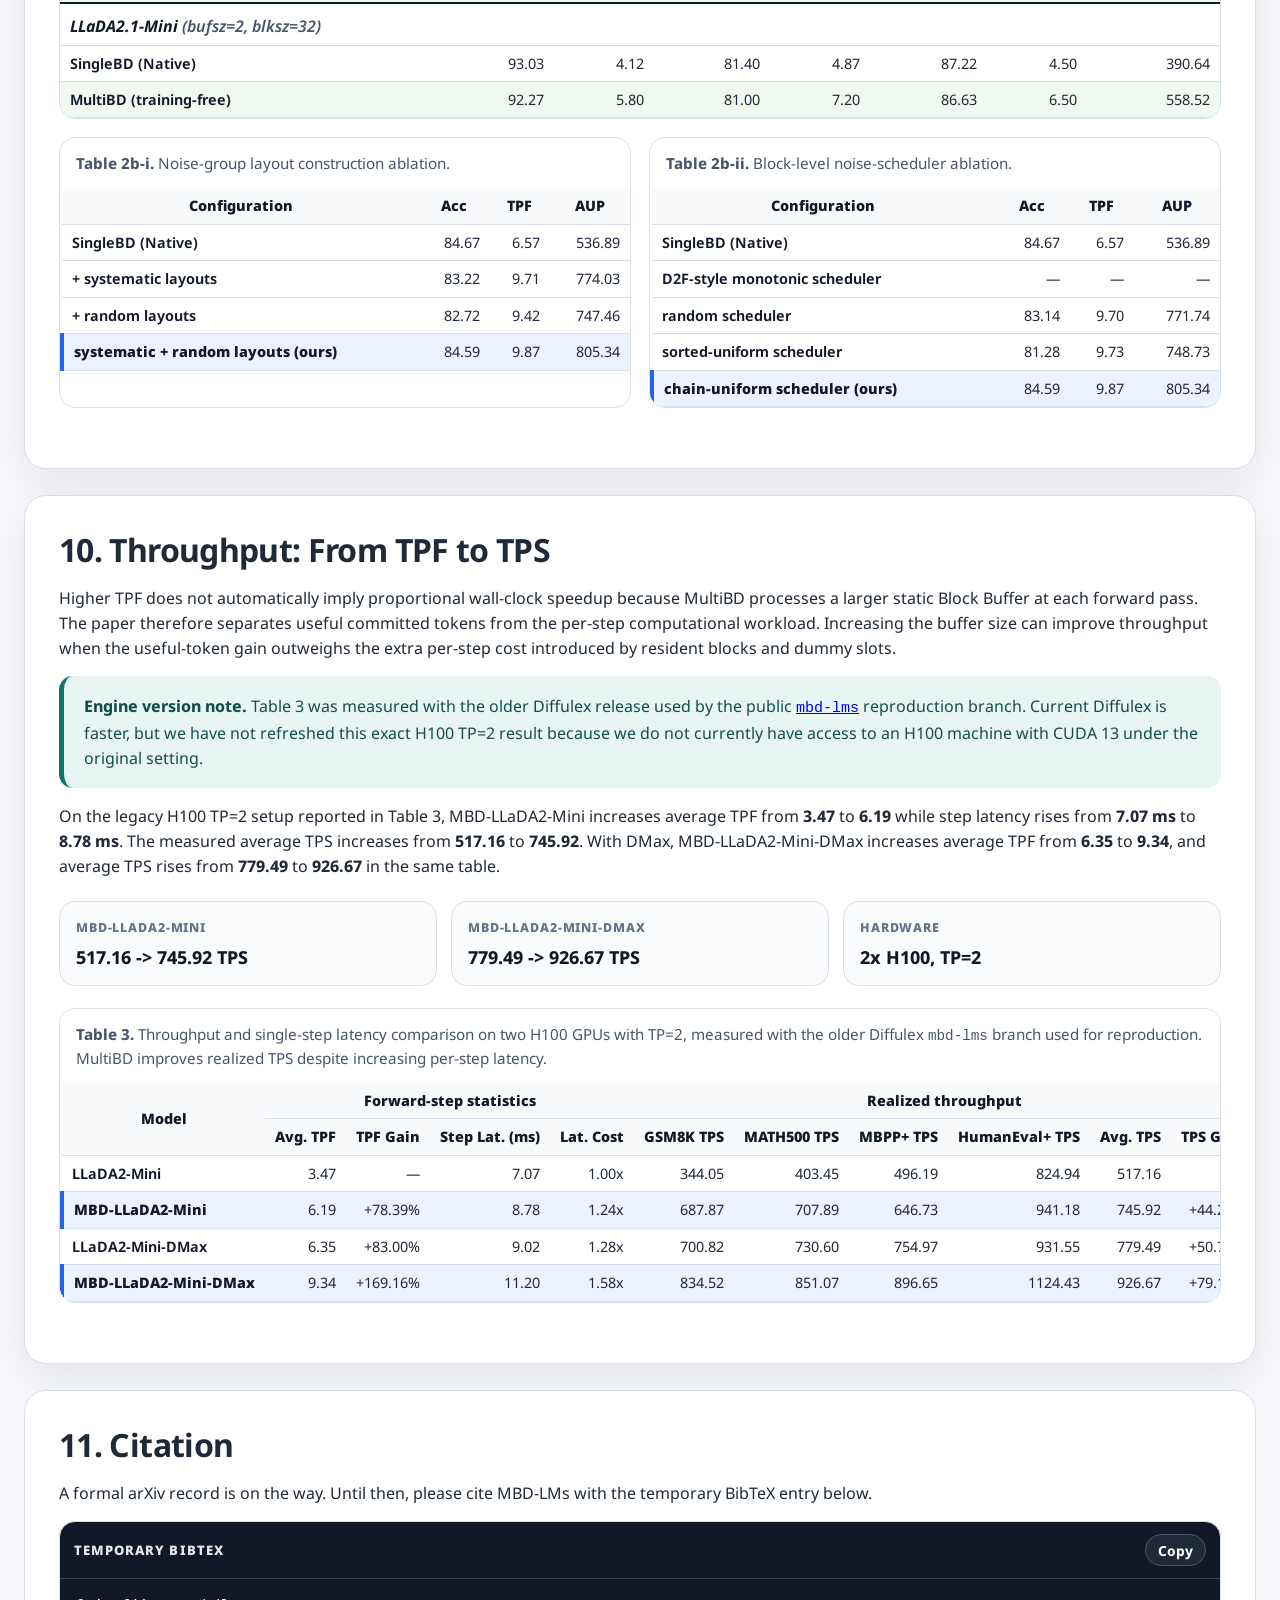
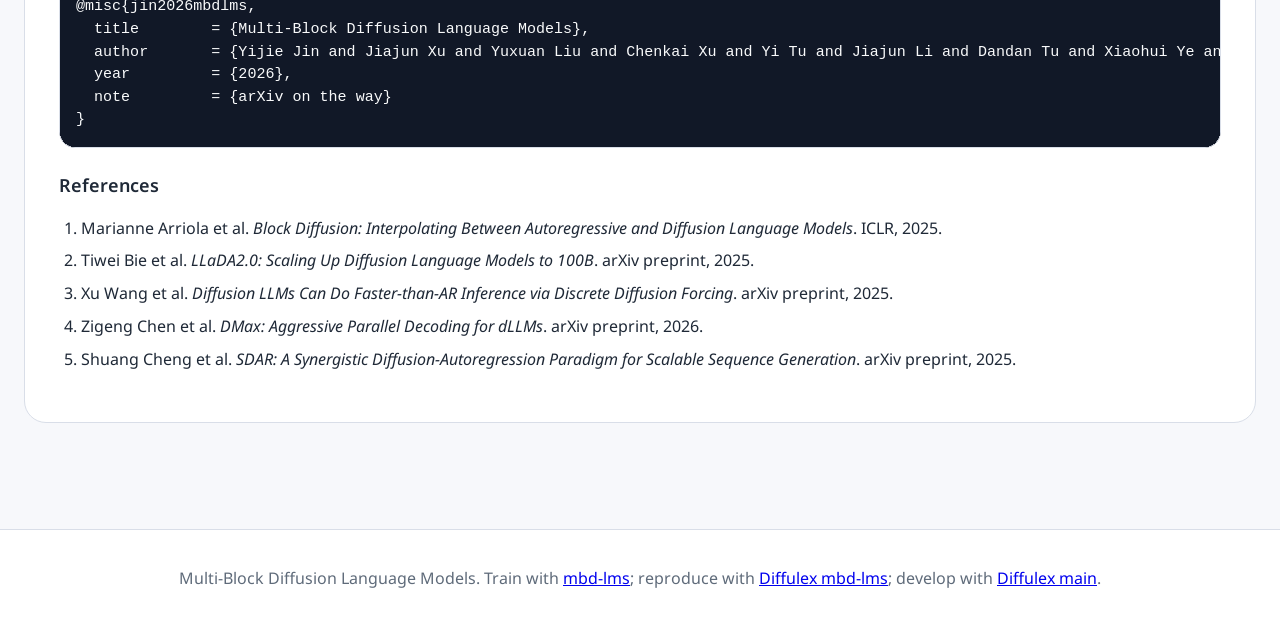
<file: docs/mbd-lms.html>
<!DOCTYPE html>
<html lang="en">
<head>
  <meta charset="utf-8">
  <meta name="viewport" content="width=device-width, initial-scale=1">
  <meta name="description" content="MBD-LMs: A training recipe, paradigm definition, and runnable inference path for practical Multi-Block Diffusion Language Models.">
  <title>MBD-LMs Paradigm — Multi-Block Diffusion Language Models</title>
  <link rel="preconnect" href="https://fonts.googleapis.com">
  <link rel="preconnect" href="https://fonts.gstatic.com" crossorigin>
  <link href="https://fonts.googleapis.com/css2?family=Noto+Sans:ital,wght@0,400;0,500;0,600;0,700;1,400&display=swap" rel="stylesheet">
  <link rel="stylesheet" href="style.css">
</head>
<body>
  <nav class="side-toc" aria-label="Table of contents">
    <ol>
      <li><a href="#tldr"><span class="toc-num">1</span> TL;DR</a></li>
      <li><a href="#contributions"><span class="toc-num">2</span> Contributions</a></li>
      <li><a href="#decode-demo"><span class="toc-num">3</span> Decode Trace</a></li>
      <li><a href="#motivation"><span class="toc-num">4</span> Motivation</a></li>
      <li><a href="#formulation"><span class="toc-num">5</span> Formulation</a></li>
      <li><a href="#multitf"><span class="toc-num">6</span> MultiTF</a></li>
      <li><a href="#block-buffer"><span class="toc-num">7</span> Block Buffer</a></li>
      <li><a href="#training-code"><span class="toc-num">8</span> Training Code</a></li>
      <li><a href="#results"><span class="toc-num">9</span> Results</a></li>
      <li><a href="#throughput"><span class="toc-num">10</span> Throughput</a></li>
      <li><a href="#citation"><span class="toc-num">11</span> Citation</a></li>
    </ol>
  </nav>
  <nav class="nav" aria-label="Site navigation">
    <div class="container">
      <a class="nav-logo" href="https://sjtu-deng-lab.github.io/" aria-label="DENG Lab website">
        <img src="assets/sjtu-deng-lab-logo.png" alt="DENG Lab">
      </a>
      <a href="index.html">Home</a>
      <a href="videos.html">Videos</a>
      <a href="mbd-lms.html" class="is-current">MBD-LMs</a>
      <a href="diffulex.html">Diffulex Engine</a>
    </div>
  </nav>

  <main class="container">
    <section id="tldr">
      <h2>1. TL;DR</h2>
      <p>Block Diffusion Language Models (BD-LMs) make diffusion-based text generation more practical by supporting KV caching and flexible-length generation. However, native BD-LMs usually perform <strong>Single-Block Diffusion (SingleBD)</strong>: each forward pass refines one noisy block conditioned on a clean cached prefix. This preserves the serving benefits of BD-LMs, but blocks are still processed sequentially.</p>
      <p>We propose <strong>Multi-Block Diffusion Language Models (MBD-LMs)</strong>, a formulation and post-training recipe for reliable <strong>Multi-Block Diffusion (MultiBD)</strong>. On the model side, MBD-LMs are BD-LMs post-trained with <strong>Multi-block Teacher Forcing (MultiTF)</strong> so they can handle practical MultiBD running-set states. On the inference side, MBD-LMs decode a bounded running-set of consecutive blocks through an optimized <strong>Block Buffer</strong> runtime.</p>
      <div class="definition-summary" role="group" aria-label="MBD-LMs definition">
        <div class="definition-summary-head">
          <span>MBD-LMs Definition</span>
          <strong>BD-LMs trained for MultiBD states, then executed by a MultiBD runtime.</strong>
        </div>
        <div class="definition-grid">
          <div class="definition-card model-definition">
            <div class="definition-card-label">Model focus</div>
            <p>MultiTF post-training teaches the model bounded noisy block groups, heterogeneous slot-wise mask ratios, and block-causal visibility patterns.</p>
          </div>
          <div class="definition-card inference-definition">
            <div class="definition-card-label">Inference focus</div>
            <p>MultiBD keeps a bounded running-set, uses Block Buffer execution, preserves prefix KV caching, commits completed blocks, and runs through <a href="diffulex.html">Diffulex</a>.</p>
          </div>
        </div>
      </div>
      <p>The training and method code lives in <strong>SJTU-DENG-Lab/mbd-lms</strong>. The executable inference runtime is <strong>Diffulex</strong>: use the Diffulex <a href="https://github.com/SJTU-DENG-Lab/Diffulex/tree/mbd-lms"><code>mbd-lms</code></a> branch for experiment reproduction, and Diffulex <a href="https://github.com/SJTU-DENG-Lab/Diffulex/tree/main"><code>main</code></a> for engine development and new decoding algorithms.</p>
      <p>Empirically, <strong>MBD-LLaDA2-Mini</strong> increases average Tokens Per Forward pass (TPF) from <strong>3.47 to 6.19</strong> and improves average accuracy from <strong>79.95% to 81.03%</strong>. When combined with DMax, <strong>MBD-LLaDA2-Mini-DMax</strong> reaches an average TPF of <strong>9.34</strong> with only a <strong>1.02 percentage-point</strong> average accuracy drop on math and code benchmarks.</p>
      <figure class="figure noborder">
        <img src="assets/fig1_singlebd_vs_multibd.png" alt="SingleBD versus MultiBD">
        <figcaption><strong>Figure 1.</strong> SingleBD decodes blocks sequentially and creates KV-cache storing bubbles. MultiBD overlaps future-block refinement with KV-cache storing of completed blocks, enabling inter-block parallelism.</figcaption>
      </figure>
    </section>

    <section id="contributions" class="contribution-section">
      <div class="section-kicker">Key Contributions</div>
      <h2>2. Contributions</h2>
      <p class="section-lede">The useful takeaway from MBD-LMs is not just "decode more blocks." The project ties together a model-side training distribution, an inference-time running-set abstraction, and a runtime path that keeps the system executable.</p>
      <div class="contribution-grid">
        <article class="contribution-card">
          <div class="contribution-index">01</div>
          <h3>MBD-LMs</h3>
          <p>Reframes BD-LM generation as a bounded running-set of consecutive blocks, making inter-block parallelism explicit while preserving clean prefix KV semantics.</p>
        </article>
        <article class="contribution-card">
          <div class="contribution-index">02</div>
          <h3>MultiTF post-training</h3>
          <p>Constructs inference-like noisy block groups with systematic/random layouts, heterogeneous slot-wise mask ratios, and group-aware dual-stream masking.</p>
        </article>
        <article class="contribution-card">
          <div class="contribution-index">03</div>
          <h3>Block Buffer runtime</h3>
          <p>Executes MultiBD with fixed physical block slots, dummy-slot activation, prefix-cache reuse, decode-store overlap, and CUDA Graph-friendly shapes.</p>
        </article>
        <article class="contribution-card">
          <div class="contribution-index">04</div>
          <h3>Train-to-engine split</h3>
          <p>Keeps method training in <code>mbd-lms</code> and runnable inference in <a href="diffulex.html">Diffulex</a>, so reproduction and new dLLM serving work have clear entry points.</p>
        </article>
      </div>
    </section>

    <section id="decode-demo" class="demo-section">
      <div class="section-kicker demo-kicker">Interactive Decode Trace</div>
      <h2>3. Why MultiBD Removes the Store Bubble</h2>
      <p class="section-lede">Click through the same request under SingleBD and MultiBD. SingleBD can only refine one noisy block at a time; after the block is complete, it still spends a KV-store forward pass that produces no new output. MultiBD keeps a bounded running-set, admits the next block before the front block fully leaves the buffer, and overlaps KV storing with later-block decoding.</p>

      <div class="decode-demo" role="group" aria-label="Interactive comparison between SingleBD and MultiBD">
        <div class="demo-topbar">
          <div>
            <div class="demo-step-label" id="demo-step-label">Step 1 of 6</div>
            <h3 id="demo-step-title">Start from a clean cached prefix</h3>
            <p id="demo-step-detail">Both methods refine block 1 conditioned on the prefix KV cache.</p>
          </div>
          <div class="demo-controls" role="group" aria-label="Decode demo controls">
            <button type="button" id="demo-prev">Prev</button>
            <button type="button" id="demo-next">Next step</button>
            <button type="button" id="demo-reset">Reset</button>
          </div>
        </div>

        <div class="demo-stage">
          <article class="decode-panel single-panel" aria-label="SingleBD trace">
            <div class="decode-panel-head">
              <span class="panel-tag single-tag">BD-LM / SingleBD</span>
              <strong id="single-phase">Decode B1 only</strong>
            </div>
            <div class="panel-summary">
              <div><span>Forward</span><strong id="single-forward">B1 denoising</strong></div>
              <div><span>Output</span><strong id="single-output">B1 token updates</strong></div>
              <div><span>KV action</span><strong id="single-kv">Read prefix KV</strong></div>
            </div>
            <div class="block-track" role="group" aria-label="SingleBD block states">
              <div class="decode-block prefix-block state-prefix">
                <span class="block-name">Prefix</span>
                <span class="block-status">KV cached</span>
              </div>
              <div class="decode-block" id="single-b1">
                <span class="block-name">Block 1</span>
                <span class="block-status"></span>
                <span class="block-fill"></span>
              </div>
              <div class="decode-block" id="single-b2">
                <span class="block-name">Block 2</span>
                <span class="block-status"></span>
                <span class="block-fill"></span>
              </div>
              <div class="decode-block" id="single-b3">
                <span class="block-name">Block 3</span>
                <span class="block-status"></span>
                <span class="block-fill"></span>
              </div>
              <div class="decode-block" id="single-b4">
                <span class="block-name">Block 4</span>
                <span class="block-status"></span>
                <span class="block-fill"></span>
              </div>
            </div>
            <div class="timeline" role="group" data-timeline="single" aria-label="SingleBD timeline">
              <span class="timeline-step">Decode B1</span>
              <span class="timeline-step">Decode B1</span>
              <span class="timeline-step">Finalize B1</span>
              <span class="timeline-step bubble-step">Store B1 only</span>
              <span class="timeline-step">Start B2</span>
              <span class="timeline-step">Decode B2</span>
              <span class="timeline-step">Finalize B2</span>
              <span class="timeline-step bubble-step">Store B2 only</span>
              <span class="timeline-step">Start B3</span>
              <span class="timeline-step">Decode B3</span>
            </div>
            <p class="panel-note" id="single-note">Later blocks wait until block 1 is stored into KV.</p>
          </article>

          <article class="decode-panel multi-panel" aria-label="MultiBD trace">
            <div class="decode-panel-head">
              <span class="panel-tag multi-tag">MBD-LM / MultiBD</span>
              <strong id="multi-phase">Decode B1 in a buffer</strong>
            </div>
            <div class="panel-summary">
              <div><span>Forward</span><strong id="multi-forward">B1 denoising</strong></div>
              <div><span>Output</span><strong id="multi-output">B1 token updates</strong></div>
              <div><span>KV action</span><strong id="multi-kv">Read prefix KV</strong></div>
            </div>
            <div class="block-track" role="group" aria-label="MultiBD block states">
              <div class="decode-block prefix-block state-prefix">
                <span class="block-name">Prefix</span>
                <span class="block-status">KV cached</span>
              </div>
              <div class="decode-block" id="multi-b1">
                <span class="block-name">Block 1</span>
                <span class="block-status"></span>
                <span class="block-fill"></span>
              </div>
              <div class="decode-block" id="multi-b2">
                <span class="block-name">Block 2</span>
                <span class="block-status"></span>
                <span class="block-fill"></span>
              </div>
              <div class="decode-block" id="multi-b3">
                <span class="block-name">Block 3</span>
                <span class="block-status"></span>
                <span class="block-fill"></span>
              </div>
              <div class="decode-block" id="multi-b4">
                <span class="block-name">Block 4</span>
                <span class="block-status"></span>
                <span class="block-fill"></span>
              </div>
            </div>
            <div class="timeline" role="group" data-timeline="multi" aria-label="MultiBD timeline">
              <span class="timeline-step">Decode B1</span>
              <span class="timeline-step">Stabilize B1</span>
              <span class="timeline-step overlap-step">Admit B2</span>
              <span class="timeline-step overlap-step">Decode B1+B2</span>
              <span class="timeline-step overlap-step">Store B1 + Decode B2</span>
              <span class="timeline-step overlap-step">Slide buffer</span>
              <span class="timeline-step overlap-step">Decode B2+B3</span>
              <span class="timeline-step overlap-step">Admit B4</span>
              <span class="timeline-step overlap-step">Store B2 + Decode tail</span>
              <span class="timeline-step overlap-step">Steady pipeline</span>
            </div>
            <p class="panel-note" id="multi-note">The next block is already inside the running-set before block 1 leaves the buffer.</p>
          </article>
        </div>

        <div class="demo-takeaway" id="demo-takeaway">
          <strong>Takeaway:</strong> MultiBD turns the store-only bubble into useful later-block decoding work.
        </div>
      </div>
    </section>

    <section id="motivation">
      <h2>4. From SingleBD to MultiBD</h2>
      <p>Diffusion Language Models (DLMs) generate text through iterative denoising and naturally support parallel token refinement. Fully bidirectional DLMs, however, are difficult to serve efficiently because they do not naturally support KV caching or dynamic-length generation. BD-LMs address this issue by generating text in block-causal form: completed blocks become a clean cached prefix, and the current block is denoised under block-causal attention.</p>
      <p>This design gives native BD-LMs efficient <strong>intra-block</strong> parallelism, but not <strong>inter-block</strong> parallelism. In SingleBD, a later block cannot begin refinement until the current block has finished decoding and has been committed to the KV cache. The result is a storing bubble: during cache storing, no new token is generated and no decode-store overlap is exploited.</p>
      <p>MultiBD removes this bottleneck by maintaining a small running-set of consecutive blocks. Earlier blocks in the running-set may be completed and waiting to enter the cache, while later blocks can already be active noisy blocks. This enables the model to refine future blocks while completed blocks are being committed to the KV cache.</p>

      <h3>Why training-free MultiBD is not enough</h3>
      <p>A natural question is whether existing BD-LMs can simply run MultiBD at inference time. The paper shows that this is only partially effective. Direct MultiBD inference increases TPF, confirming that multi-block decoding relaxes the single-block bottleneck, but it can degrade accuracy because the model was not trained on practical MultiBD states.</p>
      <p>The mismatch has two components. First, practical MultiBD does not decode an unbounded noisy suffix. It uses a <strong>bounded running-set</strong>, often with an active part around two blocks and occasional expansion to three or four active blocks. Second, active slots can have <strong>heterogeneous mask-ratio patterns</strong>: adjacent slots may differ substantially in noise level. Reliable MultiBD therefore requires training states that match both the bounded running-set structure and the slot-wise noise patterns observed during inference.</p>
      <figure class="figure">
        <img src="assets/fig2_alignment_stats.png" alt="Train-inference statistics for MultiBD">
        <figcaption><strong>Figure 2.</strong> Train-inference statistics for MultiBD. D2F-style schedules, chain-uniform MultiTF schedules, inference-time mask ratios, and active-block trajectories reveal the bounded and heterogeneous nature of practical MultiBD inference.</figcaption>
      </figure>
    </section>

    <section id="formulation">
      <h2>5. MBD-LMs: A Running-Set View of BD-LMs</h2>
      <p>MBD-LMs formulate BD-LM generation around a <strong>running-set</strong> of consecutive blocks. At decoding step <code>s</code>, the running-set contains the blocks that have not yet entered the prefix KV cache. It includes active noisy blocks and completed preceding blocks waiting to be cached. Blocks before the running-set form the clean cached prefix.</p>
      <p>This view unifies several regimes. Teacher-Forcing-trained BD-LMs correspond to the SingleBD extreme, where the model observes one noisy block conditioned on a clean cached prefix. D2F introduces visibility among multiple noisy blocks, but its training states still differ from practical MultiBD in running-set size and slot-wise noise patterns. Practical MultiBD is the bounded intermediate regime: the running-set should be larger than one to expose inter-block parallelism, but small enough to keep each forward pass efficient.</p>
      <figure class="figure">
        <img class="figure-narrow" src="assets/fig3_train_inference_paradigms.png" alt="Train-inference alignment across paradigms">
        <figcaption><strong>Figure 3.</strong> TF and D2F provide existing BD-LM training states, but neither directly matches practical MultiBD. MultiTF builds inference-like noise-groups with heterogeneous slot-wise noise patterns.</figcaption>
      </figure>
    </section>

    <section id="multitf">
      <h2>6. MultiTF: Post-Training BD-LMs for MultiBD</h2>
      <p><strong>Multi-block Teacher Forcing (MultiTF)</strong> turns BD-LMs into MBD-LMs by constructing training states that resemble practical MultiBD inference. Instead of corrupting only one block as in standard teacher forcing, MultiTF corrupts a bounded group of consecutive blocks, called a <strong>noise-group</strong>, while conditioning later groups on clean earlier groups.</p>
      <div class="grid">
        <div class="card"><h3>Noise-group layouts</h3><p>Systematic layouts enumerate group sizes and shifts so that blocks appear at different group-relative positions. Random layouts add non-regular group-size combinations and boundary patterns.</p></div>
        <div class="card"><h3>Chain-uniform scheduling</h3><p>Within each noise-group, mask ratios are sampled monotonically but randomly, producing larger and more diverse slot-wise noise gaps than a fixed D2F-style monotonic schedule.</p></div>
        <div class="card"><h3>Dual-stream masking</h3><p>Noisy blocks inside the same noise-group can attend to each other under block-causal visibility, each noise-group can condition on its clean prefix, and clean tokens are prevented from attending to noisy tokens.</p></div>
      </div>
      <p>The resulting inputs are used for masked-token cross-entropy, and model-specific objectives such as DMax OPUT can be applied on top of the same MultiTF input construction.</p>
      <figure class="figure">
        <img src="assets/fig4_multitf_overview.png" alt="Overview of MultiTF">
        <figcaption><strong>Figure 4.</strong> MultiTF constructs systematic and random noise-group layouts, applies a Group-Aware Dual-Stream Mask, and post-trains BD-LMs into MBD-LMs.</figcaption>
      </figure>
    </section>

    <section id="block-buffer">
      <h2>7. Optimized MultiBD with Block Buffer</h2>
      <p>MultiBD is useful only if the additional parallelism can be translated into wall-clock speedup. A naive implementation directly materializes the current running-set as the physical input to each forward pass. This exposes inter-block parallelism, but the number of processed tokens changes over time and across requests, making CUDA Graph capture and replay difficult.</p>
      <p>To make MultiBD practically executable, the paper introduces the <strong>Block Buffer</strong> mechanism. A Block Buffer contains a fixed number of physical block slots. Real resident blocks inside the buffer form the logical running-set, while trailing dummy slots reserve capacity for future blocks. A future block enters decoding by activating an existing dummy slot instead of extending the physical input sequence. When the front block is completed, it is committed to the KV cache and the buffer slides forward by appending a new dummy slot at the tail.</p>
      <p>Each slot follows the state transition <strong>dummy → active → to-cache → in-cache</strong>. This design preserves prefix-cache reuse, keeps input shapes static, overlaps decoding with KV-cache storing, and supports CUDA Graph replay.</p>
      <figure class="figure">
        <img src="assets/fig5_block_buffer.png" alt="Block Buffer inference pipeline">
        <figcaption><strong>Figure 5.</strong> MultiBD inference with Block Buffer. A fixed block-buffer hierarchy enables parallel block refinement while preserving prefix-cache semantics and static-shape execution.</figcaption>
      </figure>
    </section>

    <section id="training-code" class="training-section">
      <div class="section-kicker">Training Repository</div>
      <h2>8. mbd-lms Defines and Trains MBD-LMs</h2>
      <p class="section-lede">The <a href="https://github.com/SJTU-DENG-Lab/mbd-lms"><code>SJTU-DENG-Lab/mbd-lms</code></a> repository is the home for the method-side work. It is where Multi-block Teacher Forcing is implemented, where training configs live, and where checkpoints are prepared before they are evaluated through the <a href="diffulex.html">Diffulex</a> runtime.</p>
      <div class="grid">
        <div class="card">
          <h3>MultiTF training</h3>
          <p>The repository contains the post-training path that constructs bounded noisy block groups, heterogeneous slot-wise mask ratios, and group-aware attention masks for practical MultiBD states.</p>
        </div>
        <div class="card">
          <h3>Training assets</h3>
          <p>Use this repo for environment setup, dataset preparation, model-specific training configs, multi-node launch scripts, and checkpoint conversion utilities.</p>
        </div>
        <div class="card">
          <h3>Method documentation</h3>
          <p>The project page, guidelines, and figures define the SingleBD-to-MultiBD transition, MultiTF, Block Buffer inference, and the reported training/evaluation setup.</p>
        </div>
      </div>
      <div class="repo-flow">
        <div>
          <h3>Train and Prepare</h3>
          <p>Start here when working on MBD-LM training, reproducing MultiTF data construction, or converting trained checkpoints into usable model artifacts.</p>
          <a class="button" href="https://github.com/SJTU-DENG-Lab/mbd-lms">Open mbd-lms Training Repo</a>
        </div>
        <div class="engine-target">
          <h3>Run and Serve</h3>
          <p>Move to Diffulex when you need benchmark execution, HTTP serving, optimized kernels, prefix caching, and system-level MultiBD runtime behavior.</p>
          <a class="button engine secondary" href="https://github.com/SJTU-DENG-Lab/Diffulex/tree/mbd-lms">Open Diffulex Reproduction Branch</a>
        </div>
      </div>
    </section>

    <section id="results">
      <h2>9. Main Results</h2>
      <p>The experiments evaluate mathematical reasoning on GSM8K and MATH500, and code generation on MBPP+ and HumanEval+. The paper reports Accuracy, Tokens Per Forward pass (TPF), and Accuracy Under Parallelism (AUP), where TPF measures decoding parallelism and AUP summarizes the accuracy-parallelism trade-off.</p>
      <p>The main trend is consistent across models: MBD-LMs substantially improve TPF over native SingleBD, and MultiTF often recovers or improves the quality lost by training-free MultiBD. On LLaDA2-Mini, MultiTF raises average accuracy from <strong>78.59%</strong> under training-free MultiBD to <strong>81.03%</strong>, while further increasing average TPF from <strong>4.41</strong> to <strong>6.19</strong>. On SDAR-8B-Chat-b32, MBD-SDAR-8B-Chat-b32 increases average TPF from <strong>2.54</strong> to <strong>4.46</strong> and improves average accuracy from <strong>69.00%</strong> to <strong>69.74%</strong>.</p>
      <div class="result-highlights" role="group" aria-label="Selected result highlights">
        <div class="result-highlight">
          <span>Training-free MultiBD</span>
          <strong>3.47 -> 4.41 TPF</strong>
          <p>LLaDA2-Mini gains parallelism immediately, but accuracy drops before alignment training.</p>
        </div>
        <div class="result-highlight is-primary">
          <span>MultiTF aligned</span>
          <strong>4.41 -> 6.19 TPF</strong>
          <p>MBD-LLaDA2-Mini recovers quality and raises average accuracy to 81.03%.</p>
        </div>
        <div class="result-highlight">
          <span>DMax compatible</span>
          <strong>9.34 TPF</strong>
          <p>MBD-LLaDA2-Mini-DMax reaches the highest reported average parallelism.</p>
        </div>
      </div>
      <div class="table-wrap result-table-wrap">
        <table class="result-table">
          <caption>Selected aggregate results from the reported math and code evaluations.</caption>
          <thead>
            <tr>
              <th scope="col">Model / Setting</th>
              <th scope="col">Avg. Accuracy</th>
              <th scope="col">Avg. TPF</th>
              <th scope="col">Interpretation</th>
            </tr>
          </thead>
          <tbody>
            <tr>
              <td>LLaDA2-Mini SingleBD</td>
              <td>79.95%</td>
              <td>3.47</td>
              <td>Native one-block baseline.</td>
            </tr>
            <tr>
              <td>LLaDA2-Mini training-free MultiBD</td>
              <td>78.59%</td>
              <td>4.41</td>
              <td>Parallelism improves, but train-inference mismatch hurts quality.</td>
            </tr>
            <tr class="is-best">
              <td>MBD-LLaDA2-Mini</td>
              <td>81.03%</td>
              <td>6.19</td>
              <td>MultiTF aligns the model with practical MultiBD states.</td>
            </tr>
            <tr>
              <td>SDAR-8B-Chat-b32 SingleBD</td>
              <td>69.00%</td>
              <td>2.54</td>
              <td>Second-model baseline for transfer.</td>
            </tr>
            <tr class="is-best">
              <td>MBD-SDAR-8B-Chat-b32</td>
              <td>69.74%</td>
              <td>4.46</td>
              <td>Shows the same parallelism-quality trend beyond LLaDA2.</td>
            </tr>
          </tbody>
        </table>
      </div>
      <div class="table-wrap paper-table-wrap">
        <table class="paper-table main-results-table">
          <caption><strong>Table 1.</strong> Evaluation results across math and code benchmarks. MBD-LMs consistently improve TPF over SingleBD and improve the accuracy-parallelism trade-off in most settings.</caption>
          <thead>
            <tr>
              <th scope="col" rowspan="2">Model</th>
              <th scope="col" colspan="2">GSM8K</th>
              <th scope="col" colspan="2">MATH500</th>
              <th scope="col" colspan="2">MBPP+</th>
              <th scope="col" colspan="2">HumanEval+</th>
              <th scope="col" colspan="3">Average</th>
            </tr>
            <tr>
              <th scope="col">Acc</th>
              <th scope="col">TPF</th>
              <th scope="col">Acc</th>
              <th scope="col">TPF</th>
              <th scope="col">Acc</th>
              <th scope="col">TPF</th>
              <th scope="col">Acc</th>
              <th scope="col">TPF</th>
              <th scope="col">Acc</th>
              <th scope="col">TPF</th>
              <th scope="col">AUP</th>
            </tr>
          </thead>
          <tbody>
            <tr class="paper-group-row"><th scope="rowgroup" colspan="12">LLaDA2-Mini-DMax <span>(bufsz=2, blksz=32)</span></th></tr>
            <tr>
              <td>SingleBD (Native)</td><td>91.89</td><td>5.70</td><td>76.80</td><td>6.13</td><td>72.22</td><td>6.14</td><td>77.44</td><td>7.44</td><td>79.59</td><td>6.35</td><td>459.54</td>
            </tr>
            <tr class="training-free-row">
              <td>MultiBD (training-free)</td><td>89.84</td><td>8.76</td><td>73.80</td><td>9.08</td><td>72.22</td><td>8.44</td><td>76.83</td><td>10.96</td><td>78.17</td><td>9.31</td><td>651.98</td>
            </tr>
            <tr class="mbd-row">
              <td>MBD-LLaDA2-Mini-DMax</td><td>91.74</td><td>8.95</td><td>75.00</td><td>9.31</td><td>70.11</td><td>8.34</td><td>77.44</td><td>10.78</td><td>78.57</td><td>9.34</td><td>661.28</td>
            </tr>
            <tr class="paper-group-row"><th scope="rowgroup" colspan="12">LLaDA2-Mini <span>(bufsz=2, blksz=32)</span></th></tr>
            <tr>
              <td>SingleBD (Native)</td><td>91.89</td><td>2.27</td><td>74.20</td><td>2.83</td><td>75.66</td><td>3.25</td><td>78.05</td><td>5.53</td><td>79.95</td><td>3.47</td><td>247.41</td>
            </tr>
            <tr class="training-free-row">
              <td>MultiBD (training-free)</td><td>92.65</td><td>2.76</td><td>73.60</td><td>3.53</td><td>72.49</td><td>3.97</td><td>75.61</td><td>7.37</td><td>78.59</td><td>4.41</td><td>301.81</td>
            </tr>
            <tr class="mbd-row">
              <td>MBD-LLaDA2-Mini</td><td>91.96</td><td>5.55</td><td>79.20</td><td>6.02</td><td>72.49</td><td>5.35</td><td>80.49</td><td>7.85</td><td>81.03</td><td>6.19</td><td>449.18</td>
            </tr>
            <tr class="paper-group-row"><th scope="rowgroup" colspan="12">SDAR-8B-Chat-b32 <span>(bufsz=4, blksz=32)</span></th></tr>
            <tr>
              <td>SingleBD (Native)</td><td>90.07</td><td>2.52</td><td>65.60</td><td>3.81</td><td>52.65</td><td>1.83</td><td>67.68</td><td>2.00</td><td>69.00</td><td>2.54</td><td>141.64</td>
            </tr>
            <tr class="training-free-row">
              <td>MultiBD (training-free)</td><td>89.01</td><td>2.78</td><td>60.60</td><td>5.06</td><td>52.12</td><td>1.97</td><td>65.85</td><td>2.24</td><td>66.89</td><td>3.01</td><td>156.35</td>
            </tr>
            <tr class="mbd-row">
              <td>MBD-SDAR-8B-Chat-b32</td><td>89.16</td><td>3.08</td><td>68.00</td><td>5.08</td><td>58.99</td><td>4.87</td><td>62.80</td><td>4.82</td><td>69.74</td><td>4.46</td><td>210.42</td>
            </tr>
            <tr class="paper-group-row"><th scope="rowgroup" colspan="12">SDAR-8B-Chat-b4 <span>(bufsz=4, blksz=4)</span></th></tr>
            <tr>
              <td>SingleBD (Native)</td><td>91.05</td><td>1.33</td><td>72.80</td><td>1.46</td><td>64.80</td><td>1.13</td><td>73.70</td><td>1.07</td><td>75.59</td><td>1.25</td><td>85.46</td>
            </tr>
            <tr class="training-free-row">
              <td>MultiBD (training-free)</td><td>90.45</td><td>2.39</td><td>70.60</td><td>2.68</td><td>65.80</td><td>1.55</td><td>74.39</td><td>1.47</td><td>75.31</td><td>2.00</td><td>129.59</td>
            </tr>
            <tr class="mbd-row">
              <td>MBD-SDAR-8B-Chat-b4</td><td>91.81</td><td>2.28</td><td>72.40</td><td>2.52</td><td>64.29</td><td>2.62</td><td>72.56</td><td>2.24</td><td>75.27</td><td>2.42</td><td>148.65</td>
            </tr>
          </tbody>
        </table>
      </div>
      <p>Ablations further support the training-state alignment story. Combining systematic and random layouts gives the best AUP among the layout variants. Replacing the chain-uniform scheduler with other schedulers reduces the accuracy-parallelism trade-off; in particular, the D2F-style monotonic scheduler causes a large accuracy drop in the reported ablation, indicating that noisy-block visibility alone is not sufficient when slot-wise noise patterns are mismatched.</p>
      <div class="table-stack">
        <div class="table-wrap paper-table-wrap">
          <table class="paper-table transfer-table">
            <caption><strong>Table 2a.</strong> Training-free MultiBD transfers to additional model variants.</caption>
            <thead>
              <tr>
                <th scope="col" rowspan="2">Model</th>
                <th scope="col" colspan="2">GSM8K</th>
                <th scope="col" colspan="2">MATH500</th>
                <th scope="col" colspan="3">Average</th>
              </tr>
              <tr>
                <th scope="col">Acc</th>
                <th scope="col">TPF</th>
                <th scope="col">Acc</th>
                <th scope="col">TPF</th>
                <th scope="col">Acc</th>
                <th scope="col">TPF</th>
                <th scope="col">AUP</th>
              </tr>
            </thead>
            <tbody>
              <tr class="paper-group-row"><th scope="rowgroup" colspan="8">LLaDA2-Mini-CAP <span>(bufsz=2, blksz=32)</span></th></tr>
              <tr>
                <td>SingleBD (Native)</td><td>91.74</td><td>3.08</td><td>77.80</td><td>3.71</td><td>84.77</td><td>3.40</td><td>247.30</td>
              </tr>
              <tr class="training-free-row">
                <td>MultiBD (training-free)</td><td>91.21</td><td>4.00</td><td>77.20</td><td>4.94</td><td>84.21</td><td>4.47</td><td>319.17</td>
              </tr>
              <tr class="paper-group-row"><th scope="rowgroup" colspan="8">LLaDA2.1-Mini <span>(bufsz=2, blksz=32)</span></th></tr>
              <tr>
                <td>SingleBD (Native)</td><td>93.03</td><td>4.12</td><td>81.40</td><td>4.87</td><td>87.22</td><td>4.50</td><td>390.64</td>
              </tr>
              <tr class="training-free-row">
                <td>MultiBD (training-free)</td><td>92.27</td><td>5.80</td><td>81.00</td><td>7.20</td><td>86.63</td><td>6.50</td><td>558.52</td>
              </tr>
            </tbody>
          </table>
        </div>
        <div class="ablation-split">
          <div class="table-wrap paper-table-wrap">
            <table class="paper-table ablation-table">
              <caption><strong>Table 2b-i.</strong> Noise-group layout construction ablation.</caption>
              <thead>
                <tr>
                  <th scope="col">Configuration</th>
                  <th scope="col">Acc</th>
                  <th scope="col">TPF</th>
                  <th scope="col">AUP</th>
                </tr>
              </thead>
              <tbody>
                <tr>
                  <td>SingleBD (Native)</td><td>84.67</td><td>6.57</td><td>536.89</td>
                </tr>
                <tr>
                  <td>+ systematic layouts</td><td>83.22</td><td>9.71</td><td>774.03</td>
                </tr>
                <tr>
                  <td>+ random layouts</td><td>82.72</td><td>9.42</td><td>747.46</td>
                </tr>
                <tr class="mbd-row">
                  <td>systematic + random layouts (ours)</td><td>84.59</td><td>9.87</td><td>805.34</td>
                </tr>
              </tbody>
            </table>
          </div>
          <div class="table-wrap paper-table-wrap">
            <table class="paper-table ablation-table">
              <caption><strong>Table 2b-ii.</strong> Block-level noise-scheduler ablation.</caption>
              <thead>
                <tr>
                  <th scope="col">Configuration</th>
                  <th scope="col">Acc</th>
                  <th scope="col">TPF</th>
                  <th scope="col">AUP</th>
                </tr>
              </thead>
              <tbody>
                <tr>
                  <td>SingleBD (Native)</td><td>84.67</td><td>6.57</td><td>536.89</td>
                </tr>
                <tr>
                  <td>D2F-style monotonic scheduler</td><td>—</td><td>—</td><td>—</td>
                </tr>
                <tr>
                  <td>random scheduler</td><td>83.14</td><td>9.70</td><td>771.74</td>
                </tr>
                <tr>
                  <td>sorted-uniform scheduler</td><td>81.28</td><td>9.73</td><td>748.73</td>
                </tr>
                <tr class="mbd-row">
                  <td>chain-uniform scheduler (ours)</td><td>84.59</td><td>9.87</td><td>805.34</td>
                </tr>
              </tbody>
            </table>
          </div>
        </div>
      </div>
    </section>

    <section id="throughput">
      <h2>10. Throughput: From TPF to TPS</h2>
      <p>Higher TPF does not automatically imply proportional wall-clock speedup because MultiBD processes a larger static Block Buffer at each forward pass. The paper therefore separates useful committed tokens from the per-step computational workload. Increasing the buffer size can improve throughput when the useful-token gain outweighs the extra per-step cost introduced by resident blocks and dummy slots.</p>
      <p class="note"><strong>Engine version note.</strong> Table 3 was measured with the older Diffulex release used by the public <a href="https://github.com/SJTU-DENG-Lab/Diffulex/tree/mbd-lms"><code>mbd-lms</code></a> reproduction branch. Current Diffulex is faster, but we have not refreshed this exact H100 TP=2 result because we do not currently have access to an H100 machine with CUDA 13 under the original setting.</p>
      <p>On the legacy H100 TP=2 setup reported in Table 3, MBD-LLaDA2-Mini increases average TPF from <strong>3.47</strong> to <strong>6.19</strong> while step latency rises from <strong>7.07 ms</strong> to <strong>8.78 ms</strong>. The measured average TPS increases from <strong>517.16</strong> to <strong>745.92</strong>. With DMax, MBD-LLaDA2-Mini-DMax increases average TPF from <strong>6.35</strong> to <strong>9.34</strong>, and average TPS rises from <strong>779.49</strong> to <strong>926.67</strong> in the same table.</p>
      <div class="throughput-strip" role="group" aria-label="Throughput highlights">
        <div>
          <span>MBD-LLaDA2-Mini</span>
          <strong>517.16 -> 745.92 TPS</strong>
        </div>
        <div>
          <span>MBD-LLaDA2-Mini-DMax</span>
          <strong>779.49 -> 926.67 TPS</strong>
        </div>
        <div>
          <span>Hardware</span>
          <strong>2x H100, TP=2</strong>
        </div>
      </div>
      <div class="table-wrap paper-table-wrap">
        <table class="paper-table throughput-table">
          <caption><strong>Table 3.</strong> Throughput and single-step latency comparison on two H100 GPUs with TP=2, measured with the older Diffulex <code>mbd-lms</code> branch used for reproduction. MultiBD improves realized TPS despite increasing per-step latency.</caption>
          <thead>
            <tr>
              <th scope="col" rowspan="2">Model</th>
              <th scope="col" colspan="4">Forward-step statistics</th>
              <th scope="col" colspan="6">Realized throughput</th>
            </tr>
            <tr>
              <th scope="col">Avg. TPF</th>
              <th scope="col">TPF Gain</th>
              <th scope="col">Step Lat. (ms)</th>
              <th scope="col">Lat. Cost</th>
              <th scope="col">GSM8K TPS</th>
              <th scope="col">MATH500 TPS</th>
              <th scope="col">MBPP+ TPS</th>
              <th scope="col">HumanEval+ TPS</th>
              <th scope="col">Avg. TPS</th>
              <th scope="col">TPS Gain</th>
            </tr>
          </thead>
          <tbody>
            <tr>
              <td>LLaDA2-Mini</td><td>3.47</td><td>—</td><td>7.07</td><td>1.00x</td><td>344.05</td><td>403.45</td><td>496.19</td><td>824.94</td><td>517.16</td><td>—</td>
            </tr>
            <tr class="mbd-row">
              <td>MBD-LLaDA2-Mini</td><td>6.19</td><td>+78.39%</td><td>8.78</td><td>1.24x</td><td>687.87</td><td>707.89</td><td>646.73</td><td>941.18</td><td>745.92</td><td>+44.24%</td>
            </tr>
            <tr>
              <td>LLaDA2-Mini-DMax</td><td>6.35</td><td>+83.00%</td><td>9.02</td><td>1.28x</td><td>700.82</td><td>730.60</td><td>754.97</td><td>931.55</td><td>779.49</td><td>+50.73%</td>
            </tr>
            <tr class="mbd-row">
              <td>MBD-LLaDA2-Mini-DMax</td><td>9.34</td><td>+169.16%</td><td>11.20</td><td>1.58x</td><td>834.52</td><td>851.07</td><td>896.65</td><td>1124.43</td><td>926.67</td><td>+79.19%</td>
            </tr>
          </tbody>
        </table>
      </div>
    </section>

    <section id="citation" class="compact">
      <h2>11. Citation</h2>
      <p>A formal arXiv record is on the way. Until then, please cite MBD-LMs with the temporary BibTeX entry below.</p>
      <div class="citation-box">
        <div class="citation-box-head">
          <span>Temporary BibTeX</span>
          <button type="button" id="copy-bibtex" aria-label="Copy temporary BibTeX">Copy</button>
        </div>
        <pre><code id="bibtex-code">@misc{jin2026mbdlms,
  title        = {Multi-Block Diffusion Language Models},
  author       = {Yijie Jin and Jiajun Xu and Yuxuan Liu and Chenkai Xu and Yi Tu and Jiajun Li and Dandan Tu and Xiaohui Ye and Kai Yu and Pengfei Liu and Zhijie Deng},
  year         = {2026},
  note         = {arXiv on the way}
}</code></pre>
      </div>
      <h3>References</h3>
      <ol>
        <li>Marianne Arriola et al. <em>Block Diffusion: Interpolating Between Autoregressive and Diffusion Language Models</em>. ICLR, 2025.</li>
        <li>Tiwei Bie et al. <em>LLaDA2.0: Scaling Up Diffusion Language Models to 100B</em>. arXiv preprint, 2025.</li>
        <li>Xu Wang et al. <em>Diffusion LLMs Can Do Faster-than-AR Inference via Discrete Diffusion Forcing</em>. arXiv preprint, 2025.</li>
        <li>Zigeng Chen et al. <em>DMax: Aggressive Parallel Decoding for dLLMs</em>. arXiv preprint, 2026.</li>
        <li>Shuang Cheng et al. <em>SDAR: A Synergistic Diffusion-Autoregression Paradigm for Scalable Sequence Generation</em>. arXiv preprint, 2025.</li>
      </ol>
    </section>
  </main>

  <footer>
    <div class="container">
      Multi-Block Diffusion Language Models. Train with <a href="https://github.com/SJTU-DENG-Lab/mbd-lms">mbd-lms</a>; reproduce with <a href="https://github.com/SJTU-DENG-Lab/Diffulex/tree/mbd-lms">Diffulex mbd-lms</a>; develop with <a href="https://github.com/SJTU-DENG-Lab/Diffulex/tree/main">Diffulex main</a>.
    </div>
  </footer>
  <script>
    (() => {
      const steps = [
        {
          title: "Start from a clean cached prefix",
          detail: "Both methods refine block 1 conditioned on the prefix KV cache.",
          takeaway: "Both systems begin the same way: one clean prefix, one noisy block.",
          single: {
            phase: "Decode B1 only",
            forward: "B1 denoising",
            output: "B1 token updates",
            kv: "Read prefix KV",
            note: "Later blocks wait until block 1 is stored into KV.",
            timeline: 0,
            blocks: {
              b1: ["active", "Denoising", 24],
              b2: ["waiting", "Not admitted", 0],
              b3: ["future", "Future", 0],
              b4: ["future", "Future", 0]
            }
          },
          multi: {
            phase: "Decode B1 in a buffer",
            forward: "B1 denoising",
            output: "B1 token updates",
            kv: "Read prefix KV",
            note: "The buffer already reserves physical slots for later blocks.",
            timeline: 0,
            blocks: {
              b1: ["active", "Denoising", 24],
              b2: ["dummy", "Dummy slot", 0],
              b3: ["dummy", "Dummy slot", 0],
              b4: ["future", "Future", 0]
            }
          }
        },
        {
          title: "Refine block 1 inside the current window",
          detail: "SingleBD spends another forward on the same block. MultiBD does the same useful work, but its fixed buffer already has room for the next active block.",
          takeaway: "At this point, the speed difference is not visible yet; MultiBD is preparing the overlap.",
          single: {
            phase: "Continue B1",
            forward: "B1 denoising",
            output: "B1 token updates",
            kv: "Read prefix KV",
            note: "The decode window still contains only block 1.",
            timeline: 1,
            blocks: {
              b1: ["active", "More stable", 48],
              b2: ["waiting", "Not admitted", 0],
              b3: ["future", "Future", 0],
              b4: ["future", "Future", 0]
            }
          },
          multi: {
            phase: "Stabilize B1",
            forward: "B1 denoising",
            output: "B1 token updates",
            kv: "Read prefix KV",
            note: "Trailing buffer slots stay dummy, so the physical shape can remain stable.",
            timeline: 1,
            blocks: {
              b1: ["active", "More stable", 48],
              b2: ["dummy", "Ready slot", 0],
              b3: ["dummy", "Dummy slot", 0],
              b4: ["future", "Future", 0]
            }
          }
        },
        {
          title: "Block 1 becomes near-committable",
          detail: "The front block is mostly solved. SingleBD still cannot start block 2; MultiBD can activate the next slot before block 1 leaves the buffer.",
          takeaway: "MultiBD starts exposing inter-block parallelism before the KV store happens.",
          single: {
            phase: "Finalize B1",
            forward: "B1 final denoising",
            output: "B1 final tokens",
            kv: "Read prefix KV",
            note: "Block 2 remains untouched until block 1 is completely committed.",
            timeline: 2,
            blocks: {
              b1: ["ready", "Near complete", 88],
              b2: ["waiting", "Not admitted", 0],
              b3: ["future", "Future", 0],
              b4: ["future", "Future", 0]
            }
          },
          multi: {
            phase: "Admit B2",
            forward: "B1 + B2 denoising",
            output: "B1 final tokens + B2 updates",
            kv: "Read prefix KV",
            note: "Block 2 enters the running-set while block 1 is still physically present.",
            timeline: 2,
            blocks: {
              b1: ["ready", "Near complete", 88],
              b2: ["active", "Denoising", 18],
              b3: ["dummy", "Ready slot", 0],
              b4: ["future", "Future", 0]
            }
          }
        },
        {
          title: "Joint decode happens before the store-only point",
          detail: "SingleBD finishes block 1 alone. MultiBD uses the same step budget to continue block 2 as well.",
          takeaway: "The later block has already accumulated progress before the front block enters KV.",
          single: {
            phase: "Finish B1",
            forward: "B1 final denoising",
            output: "B1 final tokens",
            kv: "Read prefix KV",
            note: "The next forward will be a pure KV-store forward.",
            timeline: 2,
            blocks: {
              b1: ["ready", "Complete", 100],
              b2: ["waiting", "Not admitted", 0],
              b3: ["future", "Future", 0],
              b4: ["future", "Future", 0]
            }
          },
          multi: {
            phase: "Decode B1 + B2",
            forward: "Joint denoising",
            output: "B1 + B2 updates",
            kv: "Read prefix KV",
            note: "The front block is complete, and the tail block keeps improving.",
            timeline: 3,
            blocks: {
              b1: ["ready", "Complete", 100],
              b2: ["active", "Denoising", 42],
              b3: ["dummy", "Ready slot", 0],
              b4: ["future", "Future", 0]
            }
          }
        },
        {
          title: "SingleBD hits a KV-store-only forward",
          detail: "Native BD-LM serving still needs a forward to materialize block 1 into KV. That forward produces no new output. MultiBD overlaps the same KV-store work with block 2 decoding.",
          takeaway: "The store bubble becomes useful work: store B1 KV while decoding B2.",
          single: {
            phase: "Store B1 only",
            forward: "KV-store forward",
            output: "No output",
            kv: "Store B1 KV",
            note: "This is the store bubble: the GPU runs a forward, but visible generation does not advance.",
            timeline: 3,
            blocks: {
              b1: ["bubble", "Store KV", 100],
              b2: ["waiting", "Still waiting", 0],
              b3: ["future", "Future", 0],
              b4: ["future", "Future", 0]
            }
          },
          multi: {
            phase: "Store B1 + Decode B2",
            forward: "Overlap forward",
            output: "B2 token updates",
            kv: "Store B1 KV",
            note: "Block 1 is a pure KV lane, while block 2 keeps decoding in the same step.",
            timeline: 4,
            blocks: {
              b1: ["store", "Store KV", 100],
              b2: ["active", "Denoising", 62],
              b3: ["dummy", "Ready slot", 0],
              b4: ["future", "Future", 0]
            }
          }
        },
        {
          title: "The buffer slides after block 1 commits",
          detail: "SingleBD only now starts block 2. MultiBD has already spent useful forwards on block 2 and can slide the buffer without changing the physical execution pattern.",
          takeaway: "After one block, MultiBD is already ahead on the next block.",
          single: {
            phase: "Start B2",
            forward: "B2 denoising",
            output: "B2 token updates",
            kv: "Read prefix+B1 KV",
            note: "Block 2 starts after block 1 has fully left the decode path.",
            timeline: 4,
            blocks: {
              b1: ["prefix", "In KV", 100],
              b2: ["active", "Denoising", 18],
              b3: ["waiting", "Not admitted", 0],
              b4: ["future", "Future", 0]
            }
          },
          multi: {
            phase: "Slide buffer",
            forward: "B2 denoising",
            output: "B2 token updates",
            kv: "Read prefix+B1 KV",
            note: "B1 becomes prefix KV, B2 moves to the front, and a later dummy slot stays available.",
            timeline: 5,
            blocks: {
              b1: ["prefix", "In KV", 100],
              b2: ["active", "Mostly stable", 72],
              b3: ["dummy", "Ready slot", 0],
              b4: ["future", "Future", 0]
            }
          }
        },
        {
          title: "MultiBD admits block 3 while SingleBD is still on block 2",
          detail: "SingleBD continues B2 alone. MultiBD uses the bounded running-set to decode B2 and B3 together.",
          takeaway: "The pipeline effect repeats across blocks, not just once.",
          single: {
            phase: "Decode B2",
            forward: "B2 denoising",
            output: "B2 token updates",
            kv: "Read prefix+B1 KV",
            note: "Block 3 cannot start yet.",
            timeline: 5,
            blocks: {
              b1: ["prefix", "In KV", 100],
              b2: ["active", "More stable", 46],
              b3: ["waiting", "Not admitted", 0],
              b4: ["future", "Future", 0]
            }
          },
          multi: {
            phase: "Decode B2 + B3",
            forward: "Joint denoising",
            output: "B2 + B3 updates",
            kv: "Read prefix+B1 KV",
            note: "B3 starts before B2 is committed, preserving a bounded active tail.",
            timeline: 6,
            blocks: {
              b1: ["prefix", "In KV", 100],
              b2: ["active", "Near complete", 88],
              b3: ["active", "Denoising", 26],
              b4: ["dummy", "Ready slot", 0]
            }
          }
        },
        {
          title: "The running-set expands at the tail",
          detail: "SingleBD is still finalizing B2. MultiBD can keep B2 near the front, continue B3, and prepare B4 as the next tail slot.",
          takeaway: "The bounded buffer gives MultiBD parallelism without decoding an unbounded suffix.",
          single: {
            phase: "Finalize B2",
            forward: "B2 final denoising",
            output: "B2 final tokens",
            kv: "Read prefix+B1 KV",
            note: "The same store-only bubble is about to appear again.",
            timeline: 6,
            blocks: {
              b1: ["prefix", "In KV", 100],
              b2: ["ready", "Complete", 100],
              b3: ["waiting", "Not admitted", 0],
              b4: ["future", "Future", 0]
            }
          },
          multi: {
            phase: "Admit B4",
            forward: "B2 + B3 + B4 denoising",
            output: "Tail-block updates",
            kv: "Read prefix+B1 KV",
            note: "B4 enters as the new tail while earlier active blocks remain bounded.",
            timeline: 7,
            blocks: {
              b1: ["prefix", "In KV", 100],
              b2: ["ready", "Complete", 100],
              b3: ["active", "Denoising", 48],
              b4: ["active", "Denoising", 16]
            }
          }
        },
        {
          title: "The second store bubble is also overlapped",
          detail: "SingleBD must store block 2 with no output. MultiBD stores block 2 while block 3 and block 4 continue making progress.",
          takeaway: "Store-only forwards become decode-store overlap in the steady state.",
          single: {
            phase: "Store B2 only",
            forward: "KV-store forward",
            output: "No output",
            kv: "Store B2 KV",
            note: "Each completed block creates another no-output forward.",
            timeline: 7,
            blocks: {
              b1: ["prefix", "In KV", 100],
              b2: ["bubble", "Store KV", 100],
              b3: ["waiting", "Still waiting", 0],
              b4: ["future", "Future", 0]
            }
          },
          multi: {
            phase: "Store B2 + Decode tail",
            forward: "Overlap forward",
            output: "B3 + B4 updates",
            kv: "Store B2 KV",
            note: "The front completed block commits while the tail remains productive.",
            timeline: 8,
            blocks: {
              b1: ["prefix", "In KV", 100],
              b2: ["store", "Store KV", 100],
              b3: ["active", "Mostly stable", 68],
              b4: ["active", "Denoising", 34]
            }
          }
        },
        {
          title: "Steady-state block pipeline",
          detail: "SingleBD starts block 3 only after storing block 2. MultiBD already has later blocks in flight, so the request keeps producing useful decode work across store events.",
          takeaway: "MBD-LMs convert sequential block processing into bounded inter-block parallelism.",
          single: {
            phase: "Start B3",
            forward: "B3 denoising",
            output: "B3 token updates",
            kv: "Read prefix+B1+B2 KV",
            note: "The decode-store alternation repeats block by block.",
            timeline: 8,
            blocks: {
              b1: ["prefix", "In KV", 100],
              b2: ["prefix", "In KV", 100],
              b3: ["active", "Denoising", 18],
              b4: ["waiting", "Not admitted", 0]
            }
          },
          multi: {
            phase: "Steady pipeline",
            forward: "Tail denoising",
            output: "B3 + B4 updates",
            kv: "Read committed prefix",
            note: "The running-set keeps decode work available while completed blocks enter KV.",
            timeline: 9,
            blocks: {
              b1: ["prefix", "In KV", 100],
              b2: ["prefix", "In KV", 100],
              b3: ["active", "Near complete", 86],
              b4: ["active", "Denoising", 58]
            }
          }
        }
      ];

      const stateClass = (state) => `decode-block state-${state}`;
      let current = 0;

      const setText = (id, text) => {
        const node = document.getElementById(id);
        if (node) node.textContent = text;
      };

      const setBlock = (side, name, block) => {
        const node = document.getElementById(`${side}-${name}`);
        if (!node) return;
        const [state, status, fill] = block;
        node.className = stateClass(state);
        node.style.setProperty("--fill", `${fill}%`);
        const statusNode = node.querySelector(".block-status");
        if (statusNode) statusNode.textContent = status;
      };

      const setTimeline = (side, activeIndex) => {
        document.querySelectorAll(`[data-timeline="${side}"] .timeline-step`).forEach((node, index) => {
          node.classList.toggle("is-active", index === activeIndex);
          node.classList.toggle("is-done", index < activeIndex);
        });
      };

      const setPanel = (side, data) => {
        setText(`${side}-phase`, data.phase);
        setText(`${side}-forward`, data.forward);
        setText(`${side}-output`, data.output);
        setText(`${side}-kv`, data.kv);
        setText(`${side}-note`, data.note);
        Object.entries(data.blocks).forEach(([name, block]) => setBlock(side, name, block));
        setTimeline(side, data.timeline);
      };

      const render = () => {
        const step = steps[current];
        setText("demo-step-label", `Step ${current + 1} of ${steps.length}`);
        setText("demo-step-title", step.title);
        setText("demo-step-detail", step.detail);
        setText("demo-takeaway", `Takeaway: ${step.takeaway}`);
        setPanel("single", step.single);
        setPanel("multi", step.multi);

        const prev = document.getElementById("demo-prev");
        const next = document.getElementById("demo-next");
        if (prev) prev.disabled = current === 0;
        if (next) next.textContent = current === steps.length - 1 ? "Replay" : "Next step";
      };

      document.getElementById("demo-prev")?.addEventListener("click", () => {
        current = Math.max(0, current - 1);
        render();
      });

      document.getElementById("demo-next")?.addEventListener("click", () => {
        current = current === steps.length - 1 ? 0 : current + 1;
        render();
      });

      document.getElementById("demo-reset")?.addEventListener("click", () => {
        current = 0;
        render();
      });

      document.getElementById("copy-bibtex")?.addEventListener("click", async (event) => {
        const button = event.currentTarget;
        const text = document.getElementById("bibtex-code")?.textContent ?? "";
        try {
          await navigator.clipboard.writeText(text);
          button.textContent = "Copied";
        } catch {
          button.textContent = "Unavailable";
        }
        window.setTimeout(() => {
          button.textContent = "Copy";
        }, 1600);
      });

      render();

      /* Side TOC active tracking */
      const tocLinks = document.querySelectorAll(".side-toc a");
      const sections = [...tocLinks].map((a) => document.querySelector(a.getAttribute("href")));
      let activeId = null;

      const observer = new IntersectionObserver(
        (entries) => {
          let topmost = null;
          let topmostY = Infinity;
          entries.forEach((entry) => {
            if (entry.isIntersecting && entry.boundingClientRect.top < topmostY) {
              topmostY = entry.boundingClientRect.top;
              topmost = entry.target;
            }
          });
          if (!topmost) {
            // No section intersecting: pick the last one whose bottom is above the viewport top
            let best = null, bestY = -Infinity;
            entries.forEach((entry) => {
              if (entry.boundingClientRect.bottom <= entry.rootBounds.top && entry.boundingClientRect.bottom > bestY) {
                bestY = entry.boundingClientRect.bottom;
                best = entry.target;
              }
            });
            topmost = best;
          }
          if (topmost) {
            const id = topmost.getAttribute("id");
            if (id !== activeId) {
              activeId = id;
              tocLinks.forEach((a) => a.classList.remove("is-visible"));
              const link = document.querySelector(`.side-toc a[href="#${id}"]`);
              if (link) {
                link.classList.add("is-visible");
                link.scrollIntoView({ block: "nearest", behavior: "smooth" });
              }
            }
          }
        },
        { rootMargin: "-10% 0px -60% 0px", threshold: 0 }
      );

      sections.forEach((s) => s && observer.observe(s));
    })();
  </script>
</body>
</html>
</file>
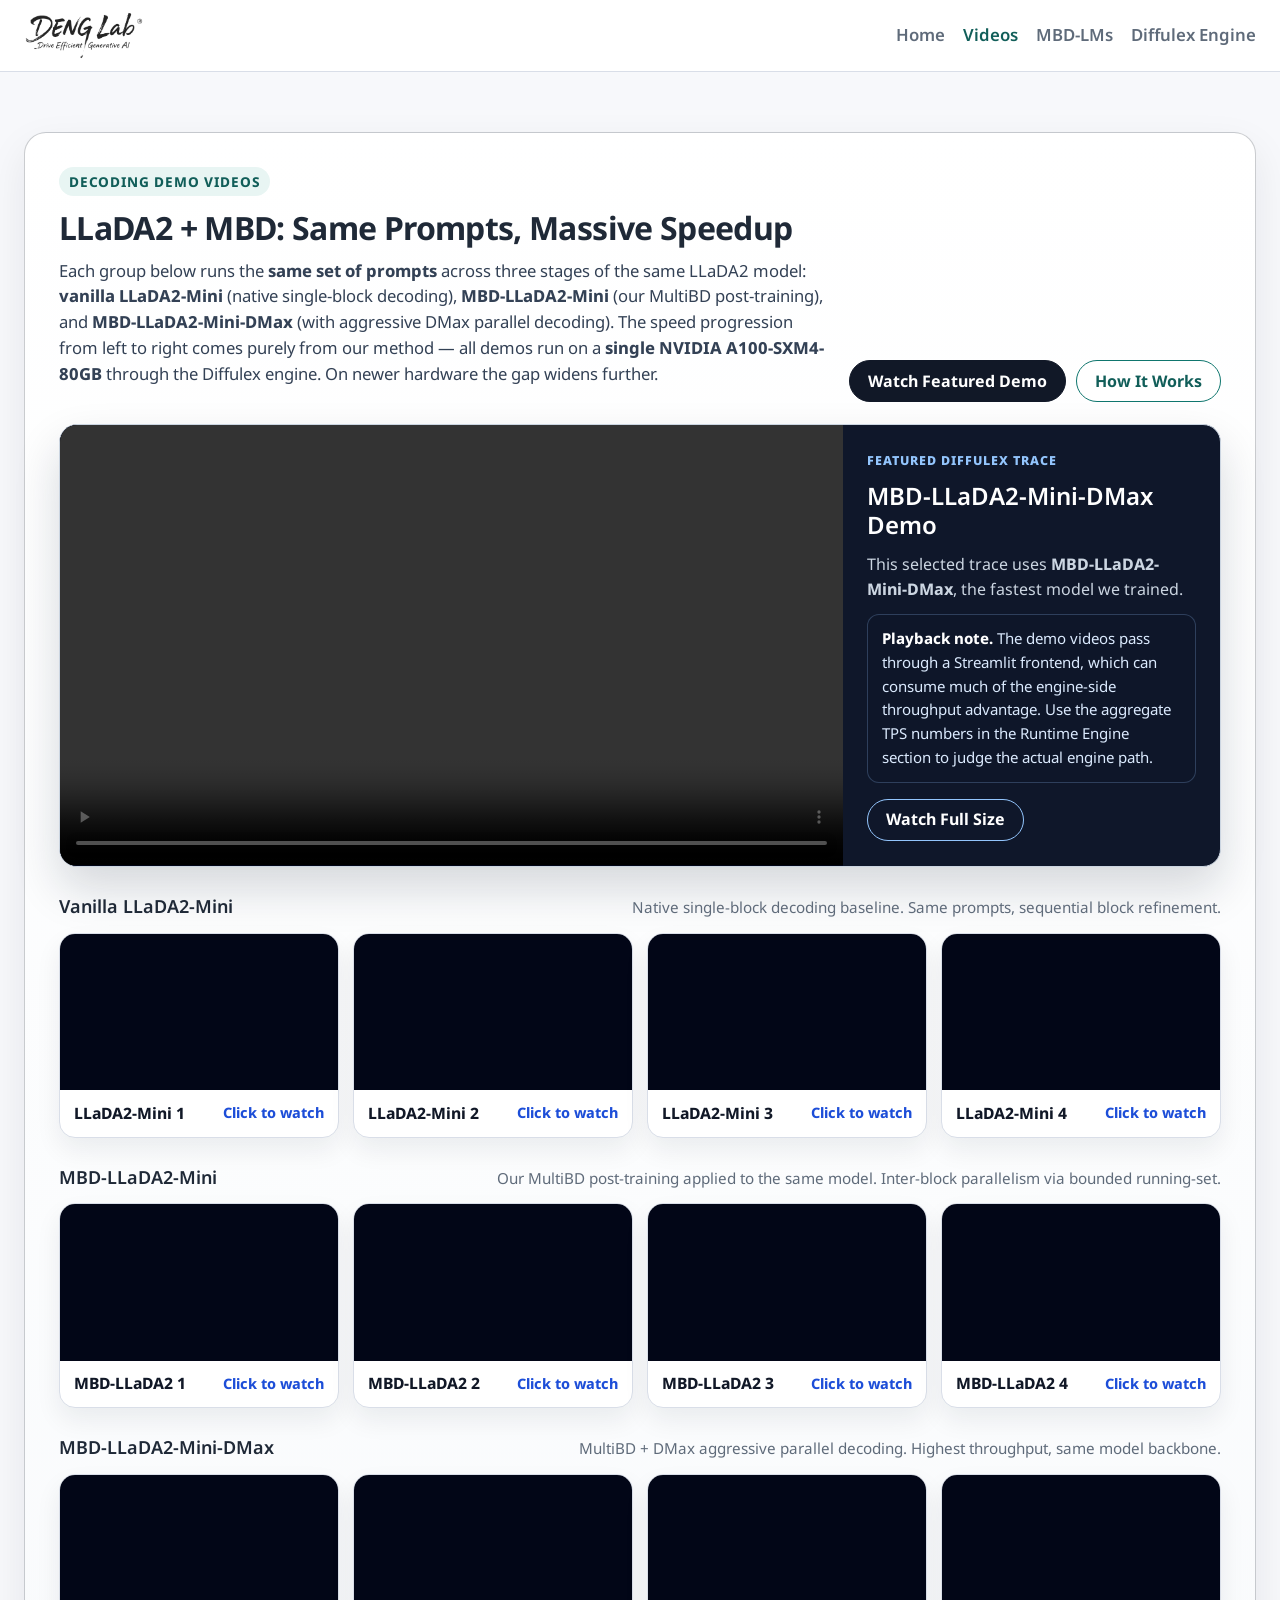
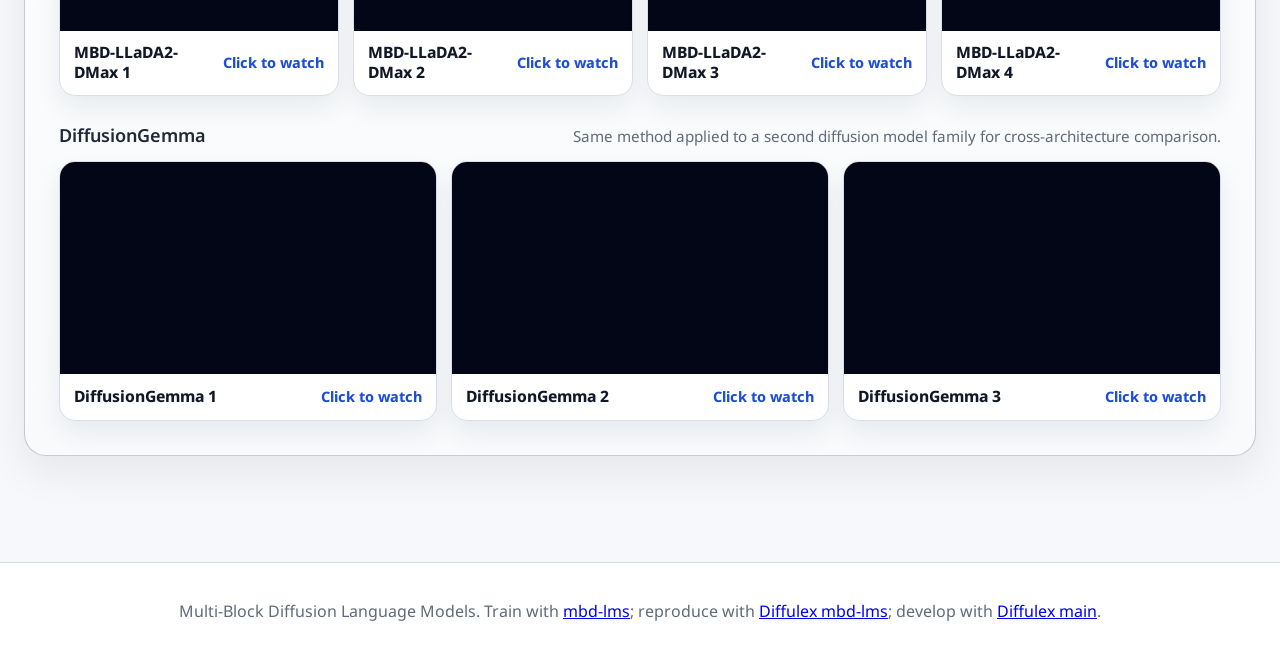
<file: docs/videos.html>
<!DOCTYPE html>
<html lang="en">
<head>
  <meta charset="utf-8">
  <meta name="viewport" content="width=device-width, initial-scale=1">
  <meta name="description" content="Demo videos for Multi-Block Diffusion Language Models, generated by the Diffulex inference engine.">
  <title>Demo Videos — Multi-Block Diffusion Language Models</title>
  <link rel="preconnect" href="https://fonts.googleapis.com">
  <link rel="preconnect" href="https://fonts.gstatic.com" crossorigin>
  <link href="https://fonts.googleapis.com/css2?family=Noto+Sans:ital,wght@0,400;0,500;0,600;0,700;1,400&display=swap" rel="stylesheet">
  <link rel="stylesheet" href="style.css">
</head>
<body>
  <nav class="nav" aria-label="Site navigation">
    <div class="container">
      <a class="nav-logo" href="https://sjtu-deng-lab.github.io/" aria-label="DENG Lab website">
        <img src="assets/sjtu-deng-lab-logo.png" alt="DENG Lab">
      </a>
      <a href="index.html">Home</a>
      <a href="videos.html" class="is-current">Videos</a>
      <a href="mbd-lms.html">MBD-LMs</a>
      <a href="diffulex.html">Diffulex Engine</a>
    </div>
  </nav>

  <main class="container">
    <section id="videos" class="video-section">
      <div class="section-kicker video-kicker">Decoding Demo Videos</div>
      <div class="video-section-head">
        <div>
          <h2>LLaDA2 + MBD: Same Prompts, Massive Speedup</h2>
          <p class="section-lede">Each group below runs the <strong>same set of prompts</strong> across three stages of the same LLaDA2 model: <strong>vanilla LLaDA2-Mini</strong> (native single-block decoding), <strong>MBD-LLaDA2-Mini</strong> (our MultiBD post-training), and <strong>MBD-LLaDA2-Mini-DMax</strong> (with aggressive DMax parallel decoding). The speed progression from left to right comes purely from our method — all demos run on a <strong>single NVIDIA A100-SXM4-80GB</strong> through the Diffulex engine. On newer hardware the gap widens further.</p>
        </div>
        <div class="video-head-actions">
          <button class="button video-action video-open" type="button" data-video="assets/videos/chosen.mp4" data-title="MBD-LLaDA2-Mini-DMax Demo">Watch Featured Demo</button>
          <a class="button secondary" href="mbd-lms.html">How It Works</a>
        </div>
      </div>

      <div class="video-feature">
        <div class="video-player">
          <video class="video-preview" muted loop controls preload="metadata" playsinline>
            <source src="assets/videos/chosen.mp4" type="video/mp4">
          </video>
        </div>
        <div class="video-feature-copy">
          <span>Featured Diffulex trace</span>
          <h3>MBD-LLaDA2-Mini-DMax Demo</h3>
          <p>This selected trace uses <strong>MBD-LLaDA2-Mini-DMax</strong>, the fastest model we trained.</p>
          <p class="video-note"><strong>Playback note.</strong> The demo videos pass through a Streamlit frontend, which can consume much of the engine-side throughput advantage. Use the aggregate TPS numbers in the Runtime Engine section to judge the actual engine path.</p>
          <button class="button secondary video-open" type="button" data-video="assets/videos/chosen.mp4" data-title="MBD-LLaDA2-Mini-DMax Demo">Watch Full Size</button>
        </div>
      </div>

      <div class="video-group">
        <div class="video-group-head">
          <h3>Vanilla LLaDA2-Mini</h3>
          <p>Native single-block decoding baseline. Same prompts, sequential block refinement.</p>
        </div>
        <div class="video-grid">
          <button class="video-card video-open" type="button" data-video="assets/videos/llada2_mini_1.mp4" data-title="LLaDA2-Mini 1">
            <video class="video-preview" muted loop preload="metadata" playsinline>
              <source src="assets/videos/llada2_mini_1.mp4" type="video/mp4">
            </video>
            <span class="video-card-copy">
              <span class="video-card-title">LLaDA2-Mini 1</span>
              <span>Click to watch</span>
            </span>
          </button>
          <button class="video-card video-open" type="button" data-video="assets/videos/llada2_mini_2.mp4" data-title="LLaDA2-Mini 2">
            <video class="video-preview" muted loop preload="metadata" playsinline>
              <source src="assets/videos/llada2_mini_2.mp4" type="video/mp4">
            </video>
            <span class="video-card-copy">
              <span class="video-card-title">LLaDA2-Mini 2</span>
              <span>Click to watch</span>
            </span>
          </button>
          <button class="video-card video-open" type="button" data-video="assets/videos/llada2_mini_3.mp4" data-title="LLaDA2-Mini 3">
            <video class="video-preview" muted loop preload="metadata" playsinline>
              <source src="assets/videos/llada2_mini_3.mp4" type="video/mp4">
            </video>
            <span class="video-card-copy">
              <span class="video-card-title">LLaDA2-Mini 3</span>
              <span>Click to watch</span>
            </span>
          </button>
          <button class="video-card video-open" type="button" data-video="assets/videos/llada2_mini_4.mp4" data-title="LLaDA2-Mini 4">
            <video class="video-preview" muted loop preload="metadata" playsinline>
              <source src="assets/videos/llada2_mini_4.mp4" type="video/mp4">
            </video>
            <span class="video-card-copy">
              <span class="video-card-title">LLaDA2-Mini 4</span>
              <span>Click to watch</span>
            </span>
          </button>
        </div>
      </div>

      <div class="video-group">
        <div class="video-group-head">
          <h3>MBD-LLaDA2-Mini</h3>
          <p>Our MultiBD post-training applied to the same model. Inter-block parallelism via bounded running-set.</p>
        </div>
        <div class="video-grid">
          <button class="video-card video-open" type="button" data-video="assets/videos/mbd_llada2_1.mp4" data-title="MBD-LLaDA2 1">
            <video class="video-preview" muted loop preload="metadata" playsinline>
              <source src="assets/videos/mbd_llada2_1.mp4" type="video/mp4">
            </video>
            <span class="video-card-copy">
              <span class="video-card-title">MBD-LLaDA2 1</span>
              <span>Click to watch</span>
            </span>
          </button>
          <button class="video-card video-open" type="button" data-video="assets/videos/mbd_llada2_2.mp4" data-title="MBD-LLaDA2 2">
            <video class="video-preview" muted loop preload="metadata" playsinline>
              <source src="assets/videos/mbd_llada2_2.mp4" type="video/mp4">
            </video>
            <span class="video-card-copy">
              <span class="video-card-title">MBD-LLaDA2 2</span>
              <span>Click to watch</span>
            </span>
          </button>
          <button class="video-card video-open" type="button" data-video="assets/videos/mbd_llada2_3.mp4" data-title="MBD-LLaDA2 3">
            <video class="video-preview" muted loop preload="metadata" playsinline>
              <source src="assets/videos/mbd_llada2_3.mp4" type="video/mp4">
            </video>
            <span class="video-card-copy">
              <span class="video-card-title">MBD-LLaDA2 3</span>
              <span>Click to watch</span>
            </span>
          </button>
          <button class="video-card video-open" type="button" data-video="assets/videos/mbd_llada2_4.mp4" data-title="MBD-LLaDA2 4">
            <video class="video-preview" muted loop preload="metadata" playsinline>
              <source src="assets/videos/mbd_llada2_4.mp4" type="video/mp4">
            </video>
            <span class="video-card-copy">
              <span class="video-card-title">MBD-LLaDA2 4</span>
              <span>Click to watch</span>
            </span>
          </button>
        </div>
      </div>

      <div class="video-group">
        <div class="video-group-head">
          <h3>MBD-LLaDA2-Mini-DMax</h3>
          <p>MultiBD + DMax aggressive parallel decoding. Highest throughput, same model backbone.</p>
        </div>
        <div class="video-grid">
          <button class="video-card video-open" type="button" data-video="assets/videos/mbd_llada2_dmax_1.mp4" data-title="MBD-LLaDA2-DMax 1">
            <video class="video-preview" muted loop preload="metadata" playsinline>
              <source src="assets/videos/mbd_llada2_dmax_1.mp4" type="video/mp4">
            </video>
            <span class="video-card-copy">
              <span class="video-card-title">MBD-LLaDA2-DMax 1</span>
              <span>Click to watch</span>
            </span>
          </button>
          <button class="video-card video-open" type="button" data-video="assets/videos/mbd_llada2_dmax_2.mp4" data-title="MBD-LLaDA2-DMax 2">
            <video class="video-preview" muted loop preload="metadata" playsinline>
              <source src="assets/videos/mbd_llada2_dmax_2.mp4" type="video/mp4">
            </video>
            <span class="video-card-copy">
              <span class="video-card-title">MBD-LLaDA2-DMax 2</span>
              <span>Click to watch</span>
            </span>
          </button>
          <button class="video-card video-open" type="button" data-video="assets/videos/mbd_llada2_dmax_3.mp4" data-title="MBD-LLaDA2-DMax 3">
            <video class="video-preview" muted loop preload="metadata" playsinline>
              <source src="assets/videos/mbd_llada2_dmax_3.mp4" type="video/mp4">
            </video>
            <span class="video-card-copy">
              <span class="video-card-title">MBD-LLaDA2-DMax 3</span>
              <span>Click to watch</span>
            </span>
          </button>
          <button class="video-card video-open" type="button" data-video="assets/videos/mbd_llada2_dmax_4.mp4" data-title="MBD-LLaDA2-DMax 4">
            <video class="video-preview" muted loop preload="metadata" playsinline>
              <source src="assets/videos/mbd_llada2_dmax_4.mp4" type="video/mp4">
            </video>
            <span class="video-card-copy">
              <span class="video-card-title">MBD-LLaDA2-DMax 4</span>
              <span>Click to watch</span>
            </span>
          </button>
        </div>
      </div>

      <div class="video-group">
        <div class="video-group-head">
          <h3>DiffusionGemma</h3>
          <p>Same method applied to a second diffusion model family for cross-architecture comparison.</p>
        </div>
        <div class="video-grid three-up">
          <button class="video-card video-open" type="button" data-video="assets/videos/dgemma_1.mp4" data-title="DiffusionGemma 1">
            <video class="video-preview" muted loop preload="metadata" playsinline>
              <source src="assets/videos/dgemma_1.mp4" type="video/mp4">
            </video>
            <span class="video-card-copy">
              <span class="video-card-title">DiffusionGemma 1</span>
              <span>Click to watch</span>
            </span>
          </button>
          <button class="video-card video-open" type="button" data-video="assets/videos/dgemma_2.mp4" data-title="DiffusionGemma 2">
            <video class="video-preview" muted loop preload="metadata" playsinline>
              <source src="assets/videos/dgemma_2.mp4" type="video/mp4">
            </video>
            <span class="video-card-copy">
              <span class="video-card-title">DiffusionGemma 2</span>
              <span>Click to watch</span>
            </span>
          </button>
          <button class="video-card video-open" type="button" data-video="assets/videos/dgemma_3.mp4" data-title="DiffusionGemma 3">
            <video class="video-preview" muted loop preload="metadata" playsinline>
              <source src="assets/videos/dgemma_3.mp4" type="video/mp4">
            </video>
            <span class="video-card-copy">
              <span class="video-card-title">DiffusionGemma 3</span>
              <span>Click to watch</span>
            </span>
          </button>
        </div>
      </div>
    </section>
  </main>

  <div class="video-modal" id="video-modal" hidden>
    <div class="video-modal-backdrop" data-video-close></div>
    <div class="video-modal-dialog" role="dialog" aria-modal="true" aria-labelledby="video-modal-title">
      <div class="video-modal-head">
        <h2 id="video-modal-title">Demo Video</h2>
        <button type="button" class="video-modal-close" data-video-close aria-label="Close video">Close</button>
      </div>
      <video id="modal-video" controls playsinline>
        <source id="modal-video-source" src="" type="video/mp4">
      </video>
    </div>
  </div>

  <footer>
    <div class="container">
      Multi-Block Diffusion Language Models. Train with <a href="https://github.com/SJTU-DENG-Lab/mbd-lms">mbd-lms</a>; reproduce with <a href="https://github.com/SJTU-DENG-Lab/Diffulex/tree/mbd-lms">Diffulex mbd-lms</a>; develop with <a href="https://github.com/SJTU-DENG-Lab/Diffulex/tree/main">Diffulex main</a>.
    </div>
  </footer>
  <script>
    (() => {
      const modal = document.getElementById("video-modal");
      const modalVideo = document.getElementById("modal-video");
      const modalSource = document.getElementById("modal-video-source");
      const modalTitle = document.getElementById("video-modal-title");

      const closeVideo = () => {
        if (!modal || !modalVideo || !modalSource) return;
        modal.hidden = true;
        document.body.classList.remove("modal-open");
        modalVideo.pause();
        modalSource.removeAttribute("src");
        modalVideo.load();
      };

      const openVideo = (trigger) => {
        if (!modal || !modalVideo || !modalSource || !modalTitle) return;
        const src = trigger.dataset.video;
        if (!src) return;
        modalTitle.textContent = trigger.dataset.title || "Demo Video";
        modalSource.src = src;
        modal.hidden = false;
        document.body.classList.add("modal-open");
        modalVideo.load();
        modalVideo.play().catch(() => {});
      };

      document.querySelectorAll(".video-open").forEach((trigger) => {
        trigger.addEventListener("click", () => openVideo(trigger));
      });

      document.querySelectorAll("[data-video-close]").forEach((trigger) => {
        trigger.addEventListener("click", closeVideo);
      });

      document.addEventListener("keydown", (event) => {
        if (event.key === "Escape") closeVideo();
      });

      document.querySelectorAll(".video-preview").forEach((video) => {
        video.play().catch(() => {});
      });
    })();
  </script>
</body>
</html>
</file>
<file: docs/style.css>
/* Static project page for Multi-Block Diffusion Language Models. */
:root {
  --bg: #f7f8fb;
  --panel: #ffffff;
  --text: #1f2937;
  --muted: #5f6b7a;
  --line: #d9dee8;
  --accent: #0f766e;
  --accent-dark: #115e59;
  --soft: #e8f5f3;
  --engine: #2563eb;
  --engine-dark: #1d4ed8;
  --engine-soft: #eff6ff;
  --code: #f3f4f6;
  --shadow: 0 16px 40px rgba(15, 23, 42, 0.08);
}

* {
  box-sizing: border-box;
}

html {
  scroll-behavior: smooth;
}

body {
  margin: 0;
  font-family: "Noto Sans", ui-sans-serif, system-ui, -apple-system, BlinkMacSystemFont, "Segoe UI", sans-serif;
  color: var(--text);
  background: var(--bg);
  line-height: 1.55;
  -webkit-font-smoothing: antialiased;
  -moz-osx-font-smoothing: grayscale;
}

body.modal-open {
  overflow: hidden;
}

.container {
  width: min(1280px, calc(100% - 48px));
  margin: 0 auto;
}

.hero {
  padding: 56px 0 48px;
  background:
    radial-gradient(circle at top left, rgba(15, 118, 110, 0.13), transparent 35%),
    linear-gradient(180deg, #ffffff 0%, #f7f8fb 100%);
  border-bottom: 1px solid var(--line);
}

.hero .container {
  display: flex;
  flex-direction: column;
  align-items: center;
  text-align: center;
}

h1 {
  margin: 0;
  max-width: 100%;
  font-family: system-ui, -apple-system, BlinkMacSystemFont, "Segoe UI", sans-serif;
  font-size: clamp(2rem, 4.4vw, 3rem);
  font-weight: 700;
  line-height: 1.15;
  letter-spacing: -0.03em;
}

.subtitle {
  margin: 18px auto 0;
  max-width: 1040px;
  font-size: 1.125rem;
  line-height: 1.6;
  color: var(--muted);
}

.authors {
  margin: 22px 0 0;
  font-weight: 650;
}
.authors sup {
  font-size: 0.7rem;
  font-weight: 600;
  color: var(--muted);
}
.author-link {
  color: var(--engine-dark);
  text-decoration: none;
}
.author-link:hover {
  text-decoration: underline;
}

.affiliations {
  margin-top: 4px;
  color: var(--muted);
}

.author-note {
  margin: 0;
  font-size: 1rem;
  color: var(--muted);
  opacity: 0.72;
}
.author-note sup {
  font-size: 0.7rem;
  margin-right: 2px;
}

.hero-links {
  margin: 4px 0 0;
  color: var(--muted);
  font-size: 0.94rem;
}
.hero-links a {
  color: var(--accent-dark);
  text-decoration: none;
  font-weight: 650;
  transition: color 160ms ease;
}
.hero-links a:hover {
  color: var(--accent-dark);
  text-decoration: underline;
}
.hero-links span {
  margin: 0 6px;
  user-select: none;
}

.hero-metrics {
  display: grid;
  grid-template-columns: repeat(3, minmax(0, 1fr));
  gap: 12px;
  width: 100%;
  margin-top: 28px;
  max-width: 1120px;
  text-align: left;
}

.hero-metrics div {
  min-height: 124px;
  padding: 16px;
  border: 1px solid rgba(15, 118, 110, 0.2);
  border-radius: 16px;
  background: rgba(255, 255, 255, 0.76);
  box-shadow: 0 10px 28px rgba(15, 23, 42, 0.06);
}

.hero-metrics span {
  display: block;
  color: var(--accent-dark);
  font-size: 0.78rem;
  font-weight: 800;
  letter-spacing: 0.07em;
  text-transform: uppercase;
}

.hero-metrics strong {
  display: block;
  margin-top: 8px;
  color: #111827;
  font-size: clamp(1.05rem, 2vw, 1.35rem);
  line-height: 1.25;
}

.hero-metrics p {
  margin: 8px 0 0;
  color: var(--muted);
  font-size: 0.92rem;
  line-height: 1.4;
}

.actions {
  display: flex;
  flex-wrap: wrap;
  gap: 12px;
  justify-content: center;
  margin-top: 28px;
}

.button {
  display: inline-flex;
  align-items: center;
  justify-content: center;
  min-height: 42px;
  padding: 0 18px;
  border-radius: 999px;
  border: 1px solid var(--accent);
  background: var(--accent);
  color: white;
  font: inherit;
  text-decoration: none;
  font-weight: 700;
  cursor: pointer;
}

.button.secondary {
  background: white;
  color: var(--accent-dark);
}

.button.engine {
  border-color: var(--engine);
  background: var(--engine);
  color: white;
}

.button.engine.secondary {
  background: white;
  color: var(--engine-dark);
}

.button.engine-engraved {
  border-color: rgba(37, 99, 235, 0.42);
  background: #eff6ff;
  color: var(--engine-dark);
  box-shadow:
    inset 0 2px 5px rgba(37, 99, 235, 0.14),
    inset 0 -1px 0 rgba(255, 255, 255, 0.95);
}

.button.engine-engraved:hover {
  border-color: rgba(37, 99, 235, 0.62);
  background: #dbeafe;
}

.button.paper,
.button.paper:visited {
  border-color: #b91c1c;
  background: white;
  color: #b91c1c;
}

.button.paper:hover {
  border-color: #991b1b;
  background: #fff1f2;
}

.button.hf,
.button.hf:visited {
  border-color: #d97706;
  background: #fffbeb;
  color: #92400e;
}

.button.hf:hover {
  border-color: #b45309;
  background: #fef3c7;
}

.button.disabled {
  border-color: var(--line);
  background: #eef1f5;
  color: #667085;
  cursor: not-allowed;
}

.button.video-action {
  border-color: #111827;
  background: #111827;
  color: white;
}

.button.video-action:hover {
  border-color: #0f172a;
  background: #0f172a;
}

.engine-banner {
  max-width: 1040px;
  margin-top: 28px;
  padding: 20px;
  border: 1px solid rgba(37, 99, 235, 0.32);
  border-left: 6px solid var(--engine);
  border-radius: 18px;
  background: var(--engine-soft);
  box-shadow: 0 16px 34px rgba(37, 99, 235, 0.12);
  text-align: left;
}

.engine-banner-main {
  display: flex;
  gap: 18px;
  align-items: flex-end;
  justify-content: space-between;
}

.engine-banner-copy {
  min-width: 0;
}

.engine-banner strong {
  display: block;
  color: #172554;
  font-size: 1.08rem;
}

.engine-banner p {
  margin: 6px 0 0;
  color: #334155;
}

.engine-banner-label {
  margin-bottom: 4px;
  color: var(--engine-dark);
  font-size: 0.78rem;
  font-weight: 800;
  letter-spacing: 0.08em;
  text-transform: uppercase;
}

.engine-banner-actions {
  display: flex;
  flex: 0 0 auto;
  align-items: center;
}

.engine-banner-actions .button {
  white-space: nowrap;
}

.nav {
  position: sticky;
  top: 0;
  z-index: 80;
  background: rgba(255, 255, 255, 0.95);
  backdrop-filter: blur(10px);
  border-bottom: 1px solid var(--line);
}

.nav .container {
  display: flex;
  flex-wrap: nowrap;
  gap: 18px;
  align-items: center;
  overflow-x: auto;
  padding: 11px 0;
  scrollbar-width: thin;
}

.nav a {
  flex: 0 0 auto;
  color: var(--muted);
  text-decoration: none;
  font-size: 1.05rem;
  font-weight: 600;
  white-space: nowrap;
}

.nav-logo {
  display: inline-flex;
  align-items: center;
  width: 120px;
  margin-right: auto;
  opacity: 0.86;
}

.nav-logo:hover {
  opacity: 1;
}

.nav-logo img {
  display: block;
  width: 100%;
  height: auto;
}

.nav a:hover {
  color: var(--accent-dark);
}

.nav a.is-current {
  color: var(--accent-dark);
}

.definition-summary {
  margin: 24px 0;
  padding: 0;
  overflow: hidden;
  border: 2px solid #d7dee9;
  border-radius: 18px;
  background: #ffffff;
  box-shadow: 0 14px 34px rgba(15, 23, 42, 0.08);
}

.definition-summary-head {
  display: block;
  padding: 18px 20px;
  border-bottom: 1px solid var(--line);
  background: linear-gradient(90deg, #f8fffd 0%, #f8fbff 100%);
}

.definition-summary-head span {
  display: inline-flex;
  margin-bottom: 8px;
  padding: 3px 9px;
  border-radius: 999px;
  background: #ffffff;
  border: 1px solid rgba(15, 118, 110, 0.22);
  color: var(--accent-dark);
  font-size: 0.78rem;
  font-weight: 800;
  letter-spacing: 0.08em;
  text-transform: uppercase;
}

.definition-summary-head strong {
  display: block;
  color: #111827;
  font-size: 1.08rem;
  line-height: 1.42;
}

.definition-grid {
  display: grid;
  grid-template-columns: repeat(2, minmax(0, 1fr));
  gap: 0;
}

.definition-card {
  padding: 18px 20px;
  border: 0;
  border-radius: 0;
  background: #ffffff;
}

.definition-card p {
  margin: 10px 0 0;
  color: #334155;
  font-size: 0.95rem;
  line-height: 1.58;
}

.definition-card-label {
  display: inline-flex;
  padding: 3px 9px;
  border-radius: 999px;
  font-size: 0.78rem;
  font-weight: 800;
  letter-spacing: 0.07em;
  text-transform: uppercase;
}

.model-definition {
  border-left: 5px solid var(--accent);
  border-right: 1px solid var(--line);
  background: #f8fffd;
}

.model-definition .definition-card-label {
  background: var(--soft);
  color: var(--accent-dark);
}

.inference-definition {
  border-left: 5px solid var(--engine);
  background: #f8fbff;
}

.inference-definition .definition-card-label {
  background: var(--engine-soft);
  color: var(--engine-dark);
}

main {
  padding: 34px 0 80px;
}

section {
  margin: 26px 0;
  padding: 34px;
  background: var(--panel);
  border: 1px solid var(--line);
  border-radius: 22px;
  box-shadow: var(--shadow);
}

section.compact {
  box-shadow: none;
}

h2 {
  margin: 0 0 16px;
  font-size: clamp(1.5rem, 2.6vw, 2rem);
  font-weight: 700;
  line-height: 1.25;
  letter-spacing: -0.02em;
}

h3 {
  margin: 24px 0 10px;
  font-size: 1.125rem;
  font-weight: 600;
}

p {
  margin: 0 0 16px;
}

ul, ol {
  padding-left: 1.4rem;
}

li {
  margin: 8px 0;
}

strong {
  font-weight: 750;
}

.note {
  padding: 18px 20px;
  border-left: 5px solid var(--accent);
  background: var(--soft);
  border-radius: 14px;
  color: #134e4a;
}

.figure {
  margin: 26px 0 6px;
  text-align: center;
}

.figure img {
  max-width: 100%;
  height: auto;
  border-radius: 14px;
  border: 1px solid var(--line);
  background: white;
}

.figure.noborder img {
  border: none;
  border-radius: 0;
}

.figure-narrow {
  width: 72%;
}

figcaption {
  margin-top: 10px;
  color: var(--muted);
  font-size: 0.95rem;
  line-height: 1.55;
}

.grid {
  display: grid;
  grid-template-columns: repeat(3, minmax(0, 1fr));
  gap: 16px;
  margin-top: 18px;
}

.card {
  border: 1px solid var(--line);
  border-radius: 16px;
  padding: 18px;
  background: #fbfcfe;
}

.card h3 {
  margin-top: 0;
}

.video-section {
  border-color: rgba(17, 24, 39, 0.22);
  background:
    linear-gradient(180deg, #ffffff 0%, #f8fafc 100%),
    var(--panel);
}

.video-kicker {
  background: #f1f5f9;
  color: #111827;
}

.video-section-head {
  display: grid;
  grid-template-columns: minmax(0, 1fr) auto;
  gap: 20px;
  align-items: end;
  margin-bottom: 22px;
}

.video-section-head h2 {
  margin-bottom: 10px;
}

.video-section-head .button {
  white-space: nowrap;
}

.video-head-actions {
  display: flex;
  flex-wrap: wrap;
  gap: 10px;
  justify-content: flex-end;
}

.video-feature {
  display: grid;
  grid-template-columns: minmax(0, 1.35fr) minmax(260px, 0.65fr);
  gap: 0;
  overflow: hidden;
  border: 1px solid #cbd5e1;
  border-radius: 18px;
  background: #0f172a;
  box-shadow: 0 22px 46px rgba(15, 23, 42, 0.16);
}

.video-player {
  min-width: 0;
  background: #020617;
}

.video-player video,
.video-card video {
  display: block;
  width: 100%;
  aspect-ratio: 16 / 9;
  background: #020617;
  object-fit: contain;
}

.video-card video {
  pointer-events: none;
}

.video-feature-copy {
  display: flex;
  flex-direction: column;
  justify-content: center;
  gap: 12px;
  padding: 24px;
  color: white;
}

.video-feature-copy span {
  color: #93c5fd;
  font-size: 0.78rem;
  font-weight: 850;
  letter-spacing: 0.08em;
  text-transform: uppercase;
}

.video-feature-copy h3 {
  margin: 0;
  color: white;
  font-size: 1.5rem;
  line-height: 1.2;
}

.video-feature-copy p {
  margin: 0;
  color: #cbd5e1;
  line-height: 1.58;
}

.video-feature-copy .video-note {
  padding: 12px 14px;
  border: 1px solid rgba(147, 197, 253, 0.24);
  border-radius: 12px;
  background: rgba(15, 23, 42, 0.68);
  color: #dbeafe;
  font-size: 0.94rem;
}

.video-note strong {
  color: white;
}

.video-feature-copy .button.secondary {
  align-self: flex-start;
  margin-top: 4px;
  border-color: #93c5fd;
  background: transparent;
  color: white;
}

.video-feature-copy .button.secondary:hover {
  background: rgba(147, 197, 253, 0.12);
}

.engine-proof {
  margin-top: 24px;
  padding: 18px;
  border: 1px solid rgba(37, 99, 235, 0.26);
  border-radius: 18px;
  background: #f8fbff;
  overflow: auto;
}

.engine-proof-copy h3 {
  margin: 0 0 12px;
  color: #111827;
  font-size: 1.28rem;
  line-height: 1.28;
}

.engine-proof-copy p {
  color: #334155;
  font-size: 0.96rem;
  line-height: 1.58;
}

.engine-proof-table-wrap {
  float: right;
  width: min(480px, 48%);
  margin: 0 0 12px 20px;
  border: 1px solid #dbe4f0;
  border-radius: 14px;
  background: white;
}

.engine-proof-table {
  min-width: 0;
  margin-top: 0;
  font-size: 0.88rem;
}

.engine-proof-table caption {
  padding: 12px 14px;
  color: #475569;
  text-align: left;
  font-weight: 750;
}

.engine-proof-table th,
.engine-proof-table td {
  padding: 8px 9px;
  vertical-align: top;
}

.engine-proof-table th {
  color: #334155;
  font-size: 0.78rem;
  letter-spacing: 0.04em;
  text-transform: uppercase;
}

.engine-proof-table td:nth-child(2),
.engine-proof-table td:nth-child(3) {
  color: #111827;
  font-weight: 800;
}

.engine-proof-table .diffulex-row td {
  background: #eff6ff;
}

.engine-proof-table .diffulex-row td:first-child {
  border-left: 4px solid var(--engine);
}

.video-group {
  margin-top: 26px;
}

.video-group-head {
  display: flex;
  align-items: baseline;
  justify-content: space-between;
  gap: 18px;
  margin-bottom: 12px;
}

.video-group-head h3 {
  margin: 0;
}

.video-group-head p {
  margin: 0;
  color: var(--muted);
  font-size: 0.95rem;
}

.video-grid {
  display: grid;
  grid-template-columns: repeat(4, minmax(0, 1fr));
  gap: 14px;
}

.video-grid.three-up {
  grid-template-columns: repeat(3, minmax(0, 1fr));
}

.video-card {
  overflow: hidden;
  padding: 0;
  border: 1px solid var(--line);
  border-radius: 16px;
  background: white;
  box-shadow: 0 12px 26px rgba(15, 23, 42, 0.07);
  color: inherit;
  font: inherit;
  text-align: left;
  cursor: pointer;
  transition: border-color 180ms ease, box-shadow 180ms ease, transform 180ms ease;
}

.video-card:hover,
.video-card:focus-visible {
  border-color: rgba(37, 99, 235, 0.45);
  box-shadow: 0 18px 36px rgba(37, 99, 235, 0.14);
  outline: none;
  transform: translateY(-2px);
}

.video-card-copy {
  display: flex;
  align-items: center;
  justify-content: space-between;
  gap: 12px;
  padding: 12px 14px;
}

.video-card-title {
  margin: 0;
  color: #111827;
  font-size: 0.98rem;
  font-weight: 750;
  line-height: 1.25;
}

.video-card-copy > span:not(.video-card-title) {
  flex: 0 0 auto;
  color: var(--engine-dark);
  font-size: 0.9rem;
  font-weight: 750;
}

.contribution-section {
  border-color: rgba(15, 118, 110, 0.26);
  background:
    linear-gradient(180deg, #ffffff 0%, #f8fffd 100%),
    var(--panel);
}

.contribution-grid {
  display: grid;
  grid-template-columns: repeat(4, minmax(0, 1fr));
  gap: 14px;
  margin-top: 22px;
}

.contribution-card {
  position: relative;
  min-height: 260px;
  padding: 18px;
  border: 1px solid var(--line);
  border-radius: 16px;
  background: white;
  overflow: hidden;
}

.contribution-card::before {
  content: "";
  position: absolute;
  inset: 0 0 auto;
  height: 4px;
  background: linear-gradient(90deg, var(--accent), var(--engine));
}

.contribution-index {
  color: #94a3b8;
  font-size: 0.82rem;
  font-weight: 850;
  letter-spacing: 0.08em;
}

.contribution-card h3 {
  margin: 20px 0 10px;
  color: #111827;
}

.contribution-card p {
  margin: 0;
  color: #475569;
  font-size: 0.95rem;
  line-height: 1.58;
}

.training-section {
  border-color: rgba(15, 118, 110, 0.28);
  background:
    linear-gradient(180deg, #f8fffd 0%, #ffffff 58%),
    var(--panel);
}

.engine-section {
  border-color: rgba(37, 99, 235, 0.3);
  background:
    linear-gradient(180deg, #f6f9ff 0%, #ffffff 58%),
    var(--panel);
}

.section-kicker,
.engine-kicker {
  display: inline-flex;
  margin-bottom: 12px;
  padding: 4px 10px;
  border-radius: 999px;
  background: var(--soft);
  color: var(--accent-dark);
  font-size: 0.85rem;
  font-weight: 750;
  text-transform: uppercase;
  letter-spacing: 0.06em;
}

.engine-kicker {
  background: var(--engine-soft);
  color: var(--engine-dark);
}

.section-lede,
.engine-lede {
  max-width: 940px;
  font-size: 1.04rem;
  color: #334155;
}

.repo-flow,
.engine-split {
  display: grid;
  grid-template-columns: repeat(2, minmax(0, 1fr));
  gap: 18px;
  margin-top: 20px;
}

.repo-flow > div,
.engine-split > div {
  border: 1px solid var(--line);
  border-radius: 16px;
  padding: 18px;
  background: #fbfcfe;
}

.repo-flow h3,
.engine-split h3 {
  margin-top: 0;
}

.repo-flow .engine-target {
  border-color: rgba(37, 99, 235, 0.28);
  background: #f8fbff;
}

.repo-flow .engine-target h3 {
  color: var(--engine-dark);
}

.repo-flow .button {
  margin-top: 4px;
}

.engine-grid {
  margin: 20px 0 8px;
  grid-template-columns: repeat(2, minmax(0, 1fr));
}

.engine-card {
  background: white;
}

.engine-card h3,
.engine-section a {
  color: var(--engine-dark);
}

.engine-actions {
  display: flex;
  flex-wrap: wrap;
  gap: 12px;
  margin-top: 22px;
}

.demo-section {
  border-color: rgba(79, 70, 229, 0.24);
  background:
    linear-gradient(180deg, #f8fbff 0%, #ffffff 58%),
    var(--panel);
}

.demo-kicker {
  background: #eef2ff;
  color: #3730a3;
}

.decode-demo {
  margin-top: 22px;
  border: 1px solid var(--line);
  border-radius: 18px;
  background: #ffffff;
  overflow: hidden;
}

.demo-topbar {
  display: grid;
  grid-template-columns: minmax(0, 1fr) auto;
  gap: 18px;
  align-items: center;
  padding: 20px;
  border-bottom: 1px solid var(--line);
  background: linear-gradient(90deg, #f8fffd 0%, #f8fbff 100%);
}

.demo-topbar h3 {
  margin: 4px 0 4px;
  color: #111827;
  font-size: 1.18rem;
}

.demo-topbar p {
  margin: 0;
  color: #475569;
}

.demo-step-label {
  color: #3730a3;
  font-size: 0.78rem;
  font-weight: 800;
  letter-spacing: 0.08em;
  text-transform: uppercase;
}

.demo-controls {
  display: flex;
  flex-wrap: wrap;
  gap: 8px;
  justify-content: flex-end;
}

.demo-controls button {
  min-width: 92px;
  min-height: 38px;
  padding: 0 14px;
  border: 1px solid #c7d2fe;
  border-radius: 999px;
  background: #ffffff;
  color: #3730a3;
  font: inherit;
  font-size: 0.92rem;
  font-weight: 750;
  cursor: pointer;
}

.demo-controls button:hover:not(:disabled) {
  border-color: #4f46e5;
  background: #eef2ff;
}

.demo-controls button:disabled {
  color: #94a3b8;
  cursor: not-allowed;
}

.demo-stage {
  display: grid;
  grid-template-columns: repeat(2, minmax(0, 1fr));
  gap: 0;
}

.decode-panel {
  padding: 20px;
  min-width: 0;
}

.single-panel {
  border-right: 1px solid var(--line);
}

.decode-panel-head {
  display: flex;
  flex-wrap: wrap;
  gap: 10px 12px;
  align-items: center;
  justify-content: space-between;
  min-height: 36px;
}

.decode-panel-head strong {
  color: #111827;
}

.panel-tag {
  display: inline-flex;
  padding: 4px 10px;
  border-radius: 999px;
  font-size: 0.78rem;
  font-weight: 850;
  letter-spacing: 0.06em;
  text-transform: uppercase;
}

.single-tag {
  background: #f1f5f9;
  color: #334155;
}

.multi-tag {
  background: var(--engine-soft);
  color: var(--engine-dark);
}

.panel-summary {
  display: grid;
  grid-template-columns: repeat(3, minmax(0, 1fr));
  gap: 10px;
  margin: 16px 0;
}

.panel-summary div {
  min-height: 76px;
  padding: 12px;
  border: 1px solid var(--line);
  border-radius: 12px;
  background: #f8fafc;
}

.panel-summary span {
  display: block;
  margin-bottom: 5px;
  color: #64748b;
  font-size: 0.78rem;
  font-weight: 800;
  letter-spacing: 0.06em;
  text-transform: uppercase;
}

.panel-summary strong {
  display: block;
  color: #1f2937;
  font-size: 0.95rem;
  line-height: 1.35;
}

.block-track {
  display: grid;
  grid-template-columns: 0.72fr repeat(4, minmax(0, 1fr));
  gap: 10px;
}

.decode-block {
  position: relative;
  min-height: 112px;
  padding: 12px;
  border: 1px solid var(--line);
  border-radius: 14px;
  background: #f8fafc;
  overflow: hidden;
  transition: border-color 180ms ease, box-shadow 180ms ease, transform 180ms ease, background 180ms ease;
}

.decode-block::after {
  content: "";
  position: absolute;
  inset: 0;
  border-radius: inherit;
  pointer-events: none;
  box-shadow: inset 0 0 0 1px rgba(255, 255, 255, 0.5);
}

.block-name,
.block-status {
  position: relative;
  z-index: 2;
  display: block;
}

.block-name {
  color: #0f172a;
  font-weight: 850;
}

.block-status {
  margin-top: 6px;
  color: #475569;
  font-size: 0.9rem;
  line-height: 1.35;
}

.block-fill {
  position: absolute;
  left: 0;
  bottom: 0;
  width: var(--fill, 0%);
  height: 8px;
  background: currentColor;
  opacity: 0.72;
  transition: width 220ms ease;
}

.state-prefix {
  color: #0f766e;
  border-color: rgba(15, 118, 110, 0.28);
  background: #ecfdf5;
}

.state-active {
  color: #2563eb;
  border-color: rgba(37, 99, 235, 0.34);
  background: #eff6ff;
  box-shadow: 0 10px 22px rgba(37, 99, 235, 0.12);
  transform: translateY(-2px);
}

.state-ready {
  color: #15803d;
  border-color: rgba(22, 163, 74, 0.34);
  background: #f0fdf4;
}

.state-store {
  color: #b45309;
  border-color: rgba(217, 119, 6, 0.36);
  background:
    linear-gradient(135deg, #fffbeb 0%, #fffbeb 48%, #eff6ff 48%, #eff6ff 100%);
  box-shadow: 0 10px 22px rgba(217, 119, 6, 0.1);
}

.state-bubble {
  color: #be123c;
  border-color: rgba(225, 29, 72, 0.34);
  background: repeating-linear-gradient(
    135deg,
    #fff1f2 0,
    #fff1f2 10px,
    #ffe4e6 10px,
    #ffe4e6 20px
  );
  box-shadow: 0 10px 22px rgba(225, 29, 72, 0.12);
}

.state-waiting,
.state-future {
  color: #64748b;
  border-color: #e2e8f0;
  background: #f8fafc;
}

.state-future {
  opacity: 0.68;
}

.state-dummy {
  color: #7c3aed;
  border-color: rgba(124, 58, 237, 0.28);
  background: repeating-linear-gradient(
    135deg,
    #f5f3ff 0,
    #f5f3ff 10px,
    #ede9fe 10px,
    #ede9fe 20px
  );
}

.timeline {
  display: grid;
  grid-template-columns: repeat(5, minmax(0, 1fr));
  gap: 8px;
  margin-top: 14px;
}

.timeline-step {
  display: flex;
  align-items: center;
  justify-content: center;
  min-height: 48px;
  padding: 8px;
  border: 1px solid var(--line);
  border-radius: 12px;
  background: #f8fafc;
  color: #64748b;
  font-size: 0.78rem;
  font-weight: 800;
  line-height: 1.25;
  text-align: center;
}

.timeline-step.is-done {
  border-color: rgba(15, 118, 110, 0.22);
  background: #ecfdf5;
  color: #0f766e;
}

.timeline-step.is-active {
  border-color: #4f46e5;
  background: #eef2ff;
  color: #3730a3;
  box-shadow: 0 8px 18px rgba(79, 70, 229, 0.14);
}

.timeline-step.bubble-step.is-active {
  border-color: rgba(225, 29, 72, 0.4);
  background: #fff1f2;
  color: #be123c;
}

.timeline-step.overlap-step.is-active {
  border-color: rgba(37, 99, 235, 0.4);
  background: #eff6ff;
  color: var(--engine-dark);
}

.panel-note {
  min-height: 54px;
  margin: 14px 0 0;
  padding: 12px 14px;
  border-radius: 12px;
  background: #f8fafc;
  color: #334155;
  font-size: 0.95rem;
  line-height: 1.45;
}

.demo-takeaway {
  padding: 16px 20px;
  border-top: 1px solid var(--line);
  background: #f8fbff;
  color: #172554;
  font-weight: 750;
}

pre {
  overflow-x: auto;
  padding: 16px;
  border-radius: 14px;
  background: var(--code);
  border: 1px solid var(--line);
  line-height: 1.5;
}

code {
  font-family: ui-monospace, SFMono-Regular, Menlo, Monaco, Consolas, "Liberation Mono", monospace;
  font-size: 0.94em;
}

.table-wrap {
  overflow-x: auto;
}

table {
  width: 100%;
  border-collapse: collapse;
  margin-top: 12px;
}

th, td {
  border-bottom: 1px solid var(--line);
  padding: 10px 12px;
  text-align: left;
}

th {
  background: #f8fafc;
}

.result-highlights,
.throughput-strip {
  display: grid;
  grid-template-columns: repeat(3, minmax(0, 1fr));
  gap: 14px;
  margin: 22px 0;
}

.result-highlight,
.throughput-strip div {
  padding: 16px;
  border: 1px solid var(--line);
  border-radius: 16px;
  background: #fbfcfe;
}

.result-highlight.is-primary {
  border-color: rgba(15, 118, 110, 0.35);
  background: #f0fdfa;
}

.result-highlight span,
.throughput-strip span {
  display: block;
  color: #64748b;
  font-size: 0.78rem;
  font-weight: 850;
  letter-spacing: 0.07em;
  text-transform: uppercase;
}

.result-highlight strong,
.throughput-strip strong {
  display: block;
  margin-top: 8px;
  color: #111827;
  font-size: 1.12rem;
  line-height: 1.35;
}

.result-highlight p {
  margin: 8px 0 0;
  color: #475569;
  font-size: 0.94rem;
  line-height: 1.5;
}

.result-table-wrap {
  margin: 20px 0 24px;
  border: 1px solid var(--line);
  border-radius: 16px;
  background: white;
}

.result-table {
  margin-top: 0;
  min-width: 760px;
}

.result-table caption {
  padding: 14px 16px;
  color: #475569;
  text-align: left;
  font-size: 0.95rem;
  font-weight: 700;
}

.result-table th,
.result-table td {
  vertical-align: top;
}

.result-table tr.is-best td {
  background: #f0fdfa;
}

.result-table tr.is-best td:first-child {
  border-left: 4px solid var(--accent);
  font-weight: 750;
}

.paper-table-wrap {
  margin: 22px 0 26px;
  border: 1px solid var(--line);
  border-radius: 16px;
  background: white;
}

.paper-table {
  min-width: 980px;
  margin-top: 0;
  font-size: 0.9rem;
  line-height: 1.35;
}

.paper-table caption {
  padding: 14px 16px;
  color: #475569;
  text-align: left;
  font-size: 0.95rem;
  line-height: 1.45;
}

.paper-table th,
.paper-table td {
  padding: 8px 10px;
  vertical-align: middle;
  white-space: nowrap;
}

.paper-table thead th {
  color: #111827;
  text-align: center;
  font-weight: 850;
}

.paper-table tbody td:not(:first-child) {
  text-align: right;
  font-variant-numeric: tabular-nums;
}

.paper-table tbody td:first-child {
  color: #111827;
  font-weight: 650;
}

.paper-group-row th {
  padding: 12px 10px 7px;
  border-top: 2px solid #111827;
  background: white;
  color: #111827;
  text-align: left;
  font-size: 1rem;
  font-style: italic;
}

.paper-group-row span {
  color: #475569;
  font-weight: 600;
}

.paper-table .training-free-row td {
  background: #eef9ef;
}

.paper-table .mbd-row td {
  background: #eaf3ff;
}

.paper-table .mbd-row td:first-child {
  border-left: 4px solid var(--engine);
  font-weight: 850;
}

.main-results-table {
  min-width: 1260px;
}

.throughput-table {
  min-width: 1120px;
}

.table-stack {
  margin: 22px 0 26px;
}

.table-stack > .paper-table-wrap {
  margin: 0;
}

.ablation-split {
  display: grid;
  grid-template-columns: repeat(2, minmax(0, 1fr));
  gap: 18px;
  margin-top: 18px;
}

.ablation-split .paper-table-wrap {
  margin: 0;
}

.ablation-split .paper-table {
  min-width: 0;
}

.transfer-table {
  min-width: 860px;
}

.ablation-table {
  min-width: 500px;
}

.citation-box {
  overflow: hidden;
  border: 1px solid var(--line);
  border-radius: 16px;
  background: #111827;
}

.citation-box-head {
  display: flex;
  align-items: center;
  justify-content: space-between;
  gap: 12px;
  padding: 12px 14px;
  border-bottom: 1px solid #374151;
  color: #e5e7eb;
}

.citation-box-head span {
  font-size: 0.82rem;
  font-weight: 850;
  letter-spacing: 0.08em;
  text-transform: uppercase;
}

.citation-box button {
  min-height: 32px;
  padding: 0 12px;
  border: 1px solid #4b5563;
  border-radius: 999px;
  background: #1f2937;
  color: #f9fafb;
  font: inherit;
  font-size: 0.86rem;
  font-weight: 750;
  cursor: pointer;
}

.citation-box button:hover {
  background: #374151;
}

.citation-box pre {
  margin: 0;
  border: 0;
  border-radius: 0;
  background: #111827;
  color: #f9fafb;
}

.video-modal[hidden] {
  display: none;
}

.video-modal {
  position: fixed;
  inset: 0;
  z-index: 100;
  display: grid;
  place-items: center;
  padding: 28px;
}

.video-modal-backdrop {
  position: absolute;
  inset: 0;
  background: rgba(15, 23, 42, 0.78);
  backdrop-filter: blur(8px);
}

.video-modal-dialog {
  position: relative;
  z-index: 1;
  width: min(1120px, 100%);
  max-height: calc(100vh - 56px);
  overflow: hidden;
  border: 1px solid rgba(255, 255, 255, 0.16);
  border-radius: 18px;
  background: #020617;
  box-shadow: 0 28px 80px rgba(0, 0, 0, 0.45);
}

.video-modal-head {
  display: flex;
  align-items: center;
  justify-content: space-between;
  gap: 14px;
  padding: 14px 16px;
  border-bottom: 1px solid rgba(255, 255, 255, 0.12);
  color: white;
}

.video-modal-head h2 {
  margin: 0;
  color: white;
  font-size: 1.05rem;
  letter-spacing: 0;
}

.video-modal-close {
  min-height: 34px;
  padding: 0 12px;
  border: 1px solid rgba(255, 255, 255, 0.22);
  border-radius: 999px;
  background: rgba(255, 255, 255, 0.08);
  color: white;
  font: inherit;
  font-size: 0.9rem;
  font-weight: 750;
  cursor: pointer;
}

.video-modal-close:hover {
  background: rgba(255, 255, 255, 0.16);
}

.video-modal video {
  display: block;
  width: 100%;
  max-height: calc(100vh - 132px);
  background: #020617;
}

footer {
  padding: 36px 0;
  color: var(--muted);
  text-align: center;
  border-top: 1px solid var(--line);
  background: white;
}

/* Landing page navigation cards */
.landing-nav {
  display: grid;
  grid-template-columns: repeat(3, minmax(0, 1fr));
  gap: 18px;
  margin-top: 22px;
}

.landing-nav-card {
  display: flex;
  flex-direction: column;
  justify-content: center;
  min-height: 260px;
  padding: 28px 24px;
  border: 1px solid var(--line);
  border-radius: 20px;
  background: white;
  text-decoration: none;
  color: inherit;
  box-shadow: 0 12px 30px rgba(15, 23, 42, 0.07);
  transition: transform 180ms ease, box-shadow 180ms ease, border-color 180ms ease;
}

.landing-nav-card:hover {
  transform: translateY(-4px);
  box-shadow: 0 18px 40px rgba(15, 23, 42, 0.12);
}

.landing-nav-card .card-kicker {
  display: inline-flex;
  align-self: flex-start;
  margin-bottom: 14px;
  padding: 4px 12px;
  border-radius: 999px;
  font-size: 0.78rem;
  font-weight: 800;
  letter-spacing: 0.08em;
  text-transform: uppercase;
}

.landing-nav-card h2 {
  margin: 0 0 10px;
  font-size: 1.4rem;
  letter-spacing: -0.02em;
}

.landing-nav-card p {
  margin: 0;
  color: #475569;
  font-size: 0.96rem;
  line-height: 1.55;
}

/* Videos card: dark / neutral */
.landing-nav-card.videos {
  border-top: 5px solid #111827;
  background: linear-gradient(180deg, #f8fafc 0%, #ffffff 100%);
}
.landing-nav-card.videos .card-kicker {
  background: #f1f5f9;
  color: #111827;
}
.landing-nav-card.videos:hover {
  border-color: #111827;
}

/* MBD-LMs card: green accent */
.landing-nav-card.mbd {
  border-top: 5px solid var(--accent);
  background: linear-gradient(180deg, #f8fffd 0%, #ffffff 100%);
}
.landing-nav-card.mbd .card-kicker {
  background: var(--soft);
  color: var(--accent-dark);
}
.landing-nav-card.mbd:hover {
  border-color: var(--accent);
}

/* Diffulex card: blue accent */
.landing-nav-card.diffulex {
  border-top: 5px solid var(--engine);
  background: linear-gradient(180deg, #f8fbff 0%, #ffffff 100%);
}
.landing-nav-card.diffulex .card-kicker {
  background: var(--engine-soft);
  color: var(--engine-dark);
}
.landing-nav-card.diffulex:hover {
  border-color: var(--engine);
}

/* Side table-of-contents */
.side-toc {
  position: fixed;
  left: 6px;
  top: 140px;
  z-index: 50;
  opacity: 0.42;
  transition: opacity 220ms ease;
  max-height: calc(100vh - 200px);
  overflow-y: auto;
  scrollbar-width: none;
}
.side-toc:hover {
  opacity: 1;
}
.side-toc ol {
  list-style: none;
  margin: 0;
  padding: 0;
  border-left: 1px solid var(--line);
}
.side-toc li {
  margin: 0;
  padding: 0;
}
.side-toc a {
  display: flex;
  align-items: center;
  gap: 4px;
  padding: 4px 0 4px 8px;
  color: var(--muted);
  text-decoration: none;
  font-size: 0.86rem;
  font-weight: 540;
  line-height: 1.3;
  white-space: nowrap;
  transition: color 160ms ease, border-color 160ms ease;
  border-left: 2px solid transparent;
  margin-left: -1px;
}
.side-toc a:hover {
  color: var(--text);
}
.side-toc a.is-visible {
  color: var(--accent-dark);
  border-left-color: var(--accent);
  font-weight: 680;
}
.side-toc .toc-num {
  display: inline-flex;
  align-items: center;
  justify-content: center;
  min-width: 20px;
  font-size: 0.7rem;
  font-weight: 700;
  color: var(--muted);
}
.side-toc a.is-visible .toc-num {
  color: var(--accent);
}

@media (max-width: 1200px) {
  .side-toc {
    display: none;
  }
}

.model-table {
  min-width: 620px;
  font-size: 0.9rem;
}
.model-table th,
.model-table td {
  padding: 6px 12px;
  text-align: left;
  vertical-align: top;
  border-bottom: 1px solid var(--line);
}
.model-table thead th {
  font-size: 0.78rem;
  font-weight: 700;
  text-transform: uppercase;
  letter-spacing: 0.05em;
  color: var(--muted);
  background: var(--code);
}
.model-table code {
  font-size: 0.82rem;
  white-space: nowrap;
}

/* Unified backend diagrams */
.backend-diagrams {
  display: grid;
  grid-template-columns: repeat(2, minmax(0, 1fr));
  gap: 18px;
  margin-top: 22px;
}
.backend-card-wide {
  grid-column: 1 / -1;
}
.backend-card {
  border: 1px solid var(--line);
  border-radius: 16px;
  padding: 20px 18px 18px;
  background: white;
}
.backend-card h4 {
  margin: 16px 0 6px;
  font-size: 0.98rem;
  font-weight: 700;
}
.backend-card p {
  margin: 0;
  font-size: 0.88rem;
  color: #475569;
  line-height: 1.5;
}
.backend-diagram {
  padding: 16px 12px;
  border-radius: 12px;
  background: #f8fafc;
  border: 1px solid #e8ecf1;
}
.bd-row {
  display: flex;
  gap: 4px;
  align-items: stretch;
}
.bd-row-wide {
  gap: 6px;
}
.bd-buffer {
  display: flex;
  gap: 3px;
  align-items: stretch;
  padding: 22px 8px 8px;
  border: 2px dashed #94a3b8;
  border-radius: 10px;
  position: relative;
  background: #fafbfc;
}
.bd-buf-1 {
  flex: 0.6;
}
.bd-buf-4 {
  flex: 1;
}
.bd-buffer-label {
  position: absolute;
  top: -9px;
  left: 50%;
  transform: translateX(-50%);
  background: #f1f5f9;
  color: #64748b;
  font-size: 0.6rem;
  font-weight: 650;
  padding: 1px 6px;
  border-radius: 4px;
  white-space: nowrap;
}
.bd-arrow {
  display: flex;
  align-items: center;
  color: #94a3b8;
  font-size: 1.1rem;
  font-weight: 700;
  flex-shrink: 0;
}
.bd-box {
  flex: 1;
  display: flex;
  flex-direction: column;
  align-items: center;
  justify-content: center;
  padding: 10px 4px;
  border-radius: 8px;
  font-size: 0.78rem;
  font-weight: 650;
  text-align: center;
  line-height: 1.3;
  min-height: 48px;
}
.bd-box small {
  font-size: 0.66rem;
  font-weight: 500;
  opacity: 0.8;
}
.bd-prefix {
  background: #ccfbf1;
  color: #0f766e;
  border: 1.5px solid #5eead4;
}
.bd-active {
  background: #dbeafe;
  color: #1d4ed8;
  border: 1.5px solid #93c5fd;
}
.bd-dummy {
  background: #f1f5f9;
  color: #94a3b8;
  border: 1.5px dashed #cbd5e1;
}
.bd-tocache {
  background: #fef3c7;
  color: #b45309;
  border: 1.5px solid #fcd34d;
}
.bd-cached {
  background: #dcfce7;
  color: #15803d;
  border: 1.5px solid #86efac;
}
.bd-mapping {
  display: flex;
  flex-direction: column;
  gap: 4px;
  margin-top: 10px;
  font-size: 0.76rem;
  color: var(--muted);
  text-align: center;
  line-height: 1.4;
}
.bd-mapping strong {
  color: #1d4ed8;
}

@media (max-width: 800px) {
  .backend-diagrams {
    grid-template-columns: 1fr;
  }
}

@media (min-width: 900px) {
  h1 {
    white-space: nowrap;
  }
}

@media (max-width: 800px) {
  section {
    padding: 24px;
  }
  .engine-banner-main {
    align-items: stretch;
    flex-direction: column;
  }
  .engine-banner-actions,
  .engine-banner-actions .button {
    width: 100%;
  }
  .definition-grid {
    grid-template-columns: 1fr;
  }
  .video-section-head,
  .video-feature {
    grid-template-columns: 1fr;
  }
  .engine-proof {
    overflow: visible;
  }
  .engine-proof-table-wrap {
    float: none;
    width: 100%;
    margin: 0 0 16px;
  }
  .video-head-actions,
  .video-head-actions .button,
  .video-section-head .button {
    width: 100%;
  }
  .video-head-actions {
    justify-content: stretch;
  }
  .video-group-head {
    align-items: flex-start;
    flex-direction: column;
    gap: 4px;
  }
  .video-grid,
  .video-grid.three-up {
    grid-template-columns: 1fr;
  }
  .hero-metrics,
  .contribution-grid,
  .result-highlights,
  .throughput-strip,
  .ablation-split {
    grid-template-columns: 1fr;
  }
  .model-definition {
    border-right: 0;
    border-bottom: 1px solid var(--line);
  }
  .grid {
    grid-template-columns: 1fr;
  }
  .repo-flow,
  .engine-split {
    grid-template-columns: 1fr;
  }
  .demo-topbar {
    grid-template-columns: 1fr;
  }
  .demo-controls {
    justify-content: flex-start;
  }
  .demo-controls button {
    flex: 1 1 120px;
  }
  .demo-stage {
    grid-template-columns: 1fr;
  }
  .single-panel {
    border-right: 0;
    border-bottom: 1px solid var(--line);
  }
  .panel-summary {
    grid-template-columns: 1fr;
  }
  .block-track {
    grid-template-columns: repeat(2, minmax(0, 1fr));
  }
  .figure-narrow {
    width: 100%;
  }
  .timeline {
    grid-template-columns: repeat(2, minmax(0, 1fr));
  }
  .video-modal {
    padding: 12px;
  }
  .video-modal-dialog {
    max-height: calc(100vh - 24px);
  }
  .video-modal video {
    max-height: calc(100vh - 104px);
  }
  .landing-nav {
    grid-template-columns: 1fr;
  }
}
</file>
